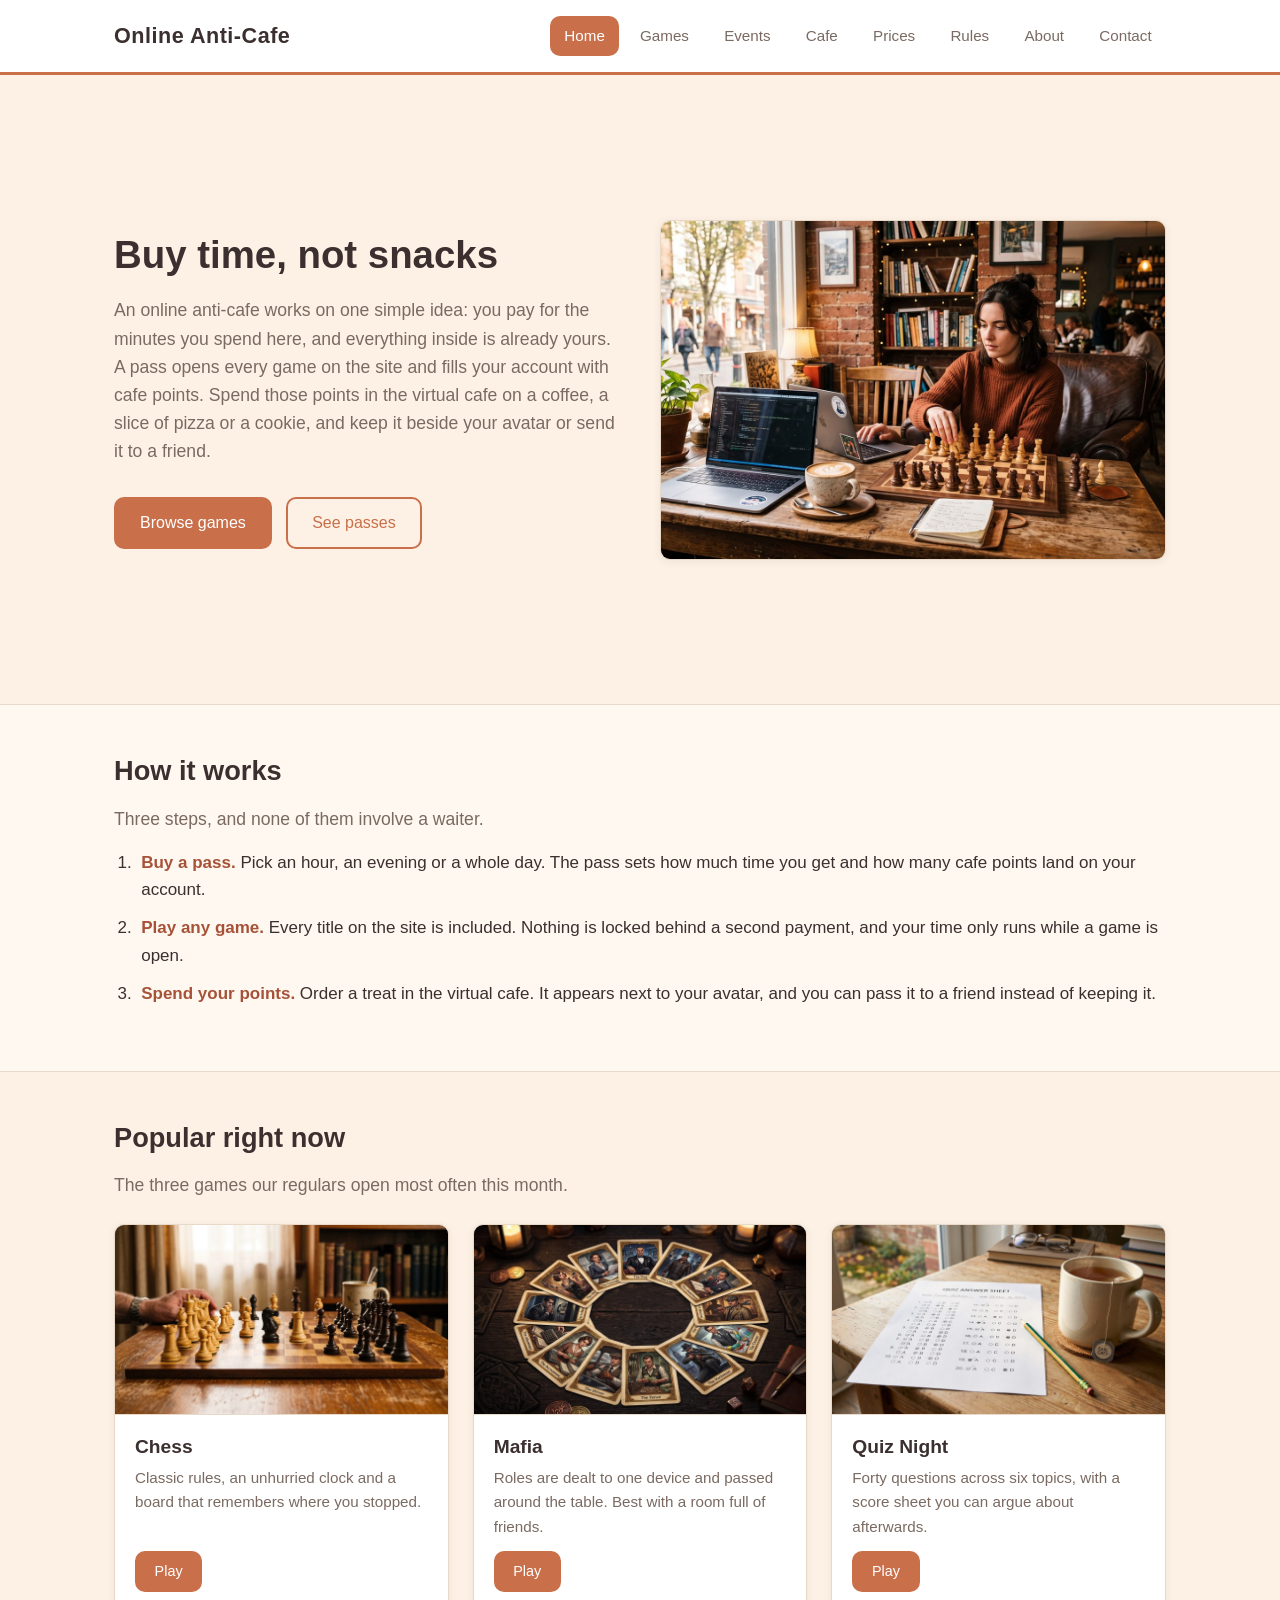
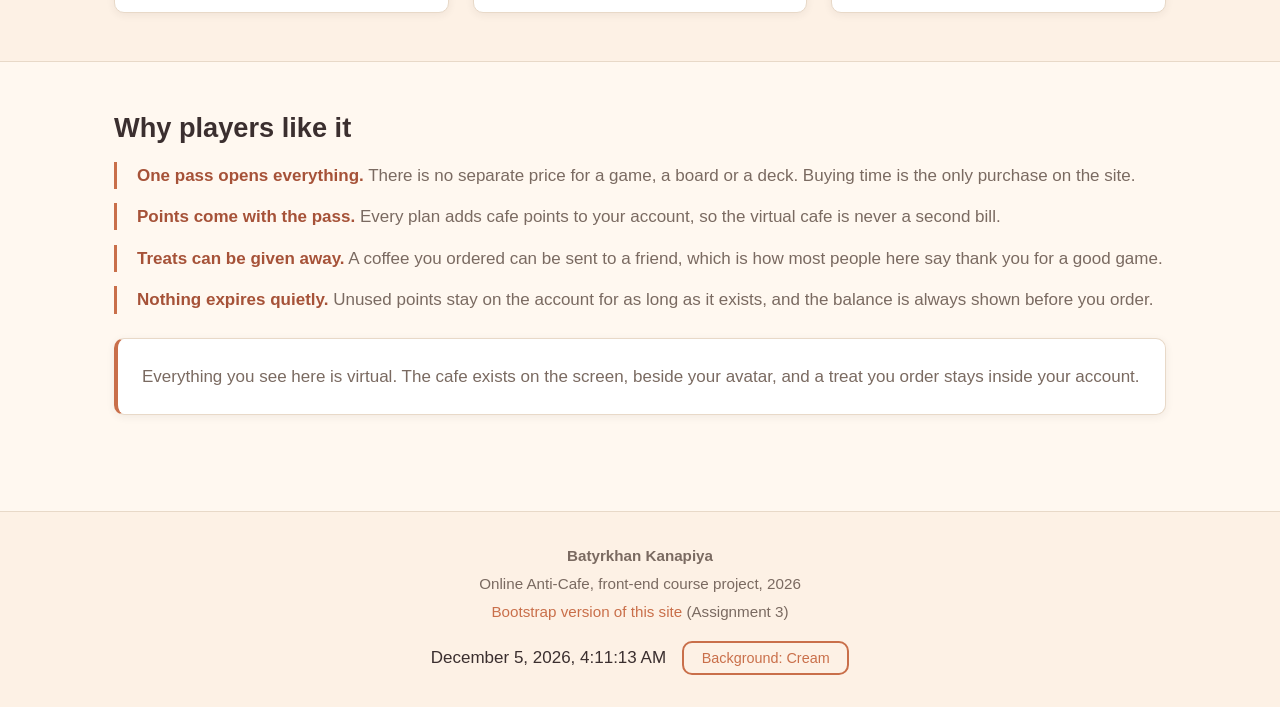
<file: index.html>
<!DOCTYPE html>
<html lang="en">

<head>
  <meta charset="utf-8">
  <meta name="viewport" content="width=device-width, initial-scale=1.0">
  <meta name="description" content="An online anti-cafe where you buy time instead of food: one pass opens every minigame and fills your account with cafe points for virtual treats.">
  <title>Home | Online Anti-Cafe</title>
  <link rel="stylesheet" href="css/style.css">
  <link rel="icon" type="image/png" href="images/favicon.png">
  <script src="js/background.js" defer></script>
  <script src="js/clock.js" defer></script>
</head>

<body>

  <!-- header: same across all pages -->
  <header id="main-header">
    <div class="container">
      <a class="site-name" href="index.html">Online Anti-Cafe</a>
      <nav>
        <ul class="nav-menu">
          <li><a class="active" href="index.html">Home</a></li>
          <li><a href="games.html">Games</a></li>
          <li><a href="events.html">Events</a></li>
          <li><a href="cafe.html">Cafe</a></li>
          <li><a href="prices.html">Prices</a></li>
          <li><a href="rules.html">Rules</a></li>
          <li><a href="about.html">About</a></li>
          <li><a href="contact.html">Contact</a></li>
        </ul>
      </nav>
    </div>
  </header>

  <section id="hero">
    <div class="container">
      <div class="hero-text">
        <h1>Buy time, not snacks</h1>
        <p>An online anti-cafe works on one simple idea: you pay for the minutes you spend here, and
          everything inside is already yours. A pass opens every game on the site and fills your account
          with cafe points. Spend those points in the virtual cafe on a coffee, a slice of pizza or a
          cookie, and keep it beside your avatar or send it to a friend.</p>
        <a class="btn" href="games.html">Browse games</a>
        <a class="btn btn-outline" href="prices.html">See passes</a>
      </div>
      <div class="hero-media">
        <img class="hero-img" src="images/hero.jpg" alt="A warm cafe corner with a laptop, a cup of coffee and a chess board on a wooden table">
      </div>
    </div>
  </section>

  <section class="section">
    <div class="container">
      <h2>How it works</h2>
      <p class="lead">Three steps, and none of them involve a waiter.</p>
      <ol class="step-list">
        <li><strong>Buy a pass.</strong> Pick an hour, an evening or a whole day. The pass sets how much
          time you get and how many cafe points land on your account.</li>
        <li><strong>Play any game.</strong> Every title on the site is included. Nothing is locked behind
          a second payment, and your time only runs while a game is open.</li>
        <li><strong>Spend your points.</strong> Order a treat in the virtual cafe. It appears next to your
          avatar, and you can pass it to a friend instead of keeping it.</li>
      </ol>
    </div>
  </section>

  <section class="section section-alt">
    <div class="container">
      <h2>Popular right now</h2>
      <p class="lead">The three games our regulars open most often this month.</p>

      <div class="card-grid">
        <article class="card" data-game="chess">
          <img src="images/game-chess.jpg" alt="A wooden chess board in the middle of a game, seen from the side">
          <div class="card-body">
            <h3>Chess</h3>
            <p>Classic rules, an unhurried clock and a board that remembers where you stopped.</p>
            <div class="card-actions">
              <a class="btn btn-small" href="#" data-action="play">Play</a>
            </div>
          </div>
        </article>

        <article class="card" data-game="mafia">
          <img src="images/game-mafia.jpg" alt="A circle of playing cards with role illustrations laid out on a dark table">
          <div class="card-body">
            <h3>Mafia</h3>
            <p>Roles are dealt to one device and passed around the table. Best with a room full of friends.</p>
            <div class="card-actions">
              <a class="btn btn-small" href="#" data-action="play">Play</a>
            </div>
          </div>
        </article>

        <article class="card" data-game="quiz-night">
          <img src="images/game-quiz-night.jpg" alt="A quiz answer sheet and a pencil next to a mug of tea">
          <div class="card-body">
            <h3>Quiz Night</h3>
            <p>Forty questions across six topics, with a score sheet you can argue about afterwards.</p>
            <div class="card-actions">
              <a class="btn btn-small" href="#" data-action="play">Play</a>
            </div>
          </div>
        </article>
      </div>
    </div>
  </section>

  <section class="section">
    <div class="container">
      <h2>Why players like it</h2>
      <ul class="feature-list">
        <li><strong>One pass opens everything.</strong> There is no separate price for a game, a board or
          a deck. Buying time is the only purchase on the site.</li>
        <li><strong>Points come with the pass.</strong> Every plan adds cafe points to your account, so
          the virtual cafe is never a second bill.</li>
        <li><strong>Treats can be given away.</strong> A coffee you ordered can be sent to a friend, which
          is how most people here say thank you for a good game.</li>
        <li><strong>Nothing expires quietly.</strong> Unused points stay on the account for as long as it
          exists, and the balance is always shown before you order.</li>
      </ul>
      <div class="info-panel">
        <p>Everything you see here is virtual. The cafe exists on the screen, beside your avatar, and a
          treat you order stays inside your account.</p>
      </div>
    </div>
  </section>

  <!-- footer same in all pages -->
  <footer class="site-footer">
    <div class="container">
      <p class="footer-name">Batyrkhan Kanapiya</p>
      <p>Online Anti-Cafe, front-end course project, 2026</p>
      <p><a href="bootstrap/index.html">Bootstrap version of this site</a> (Assignment 3)</p>
      <div class="footer-tools">
        <time class="footer-clock" id="current-datetime"></time>
        <button class="btn btn-small btn-outline" type="button" id="bg-toggle">Background: <span class="bg-name">Cream</span></button>
      </div>
    </div>
  </footer>

</body>

</html>
</file>
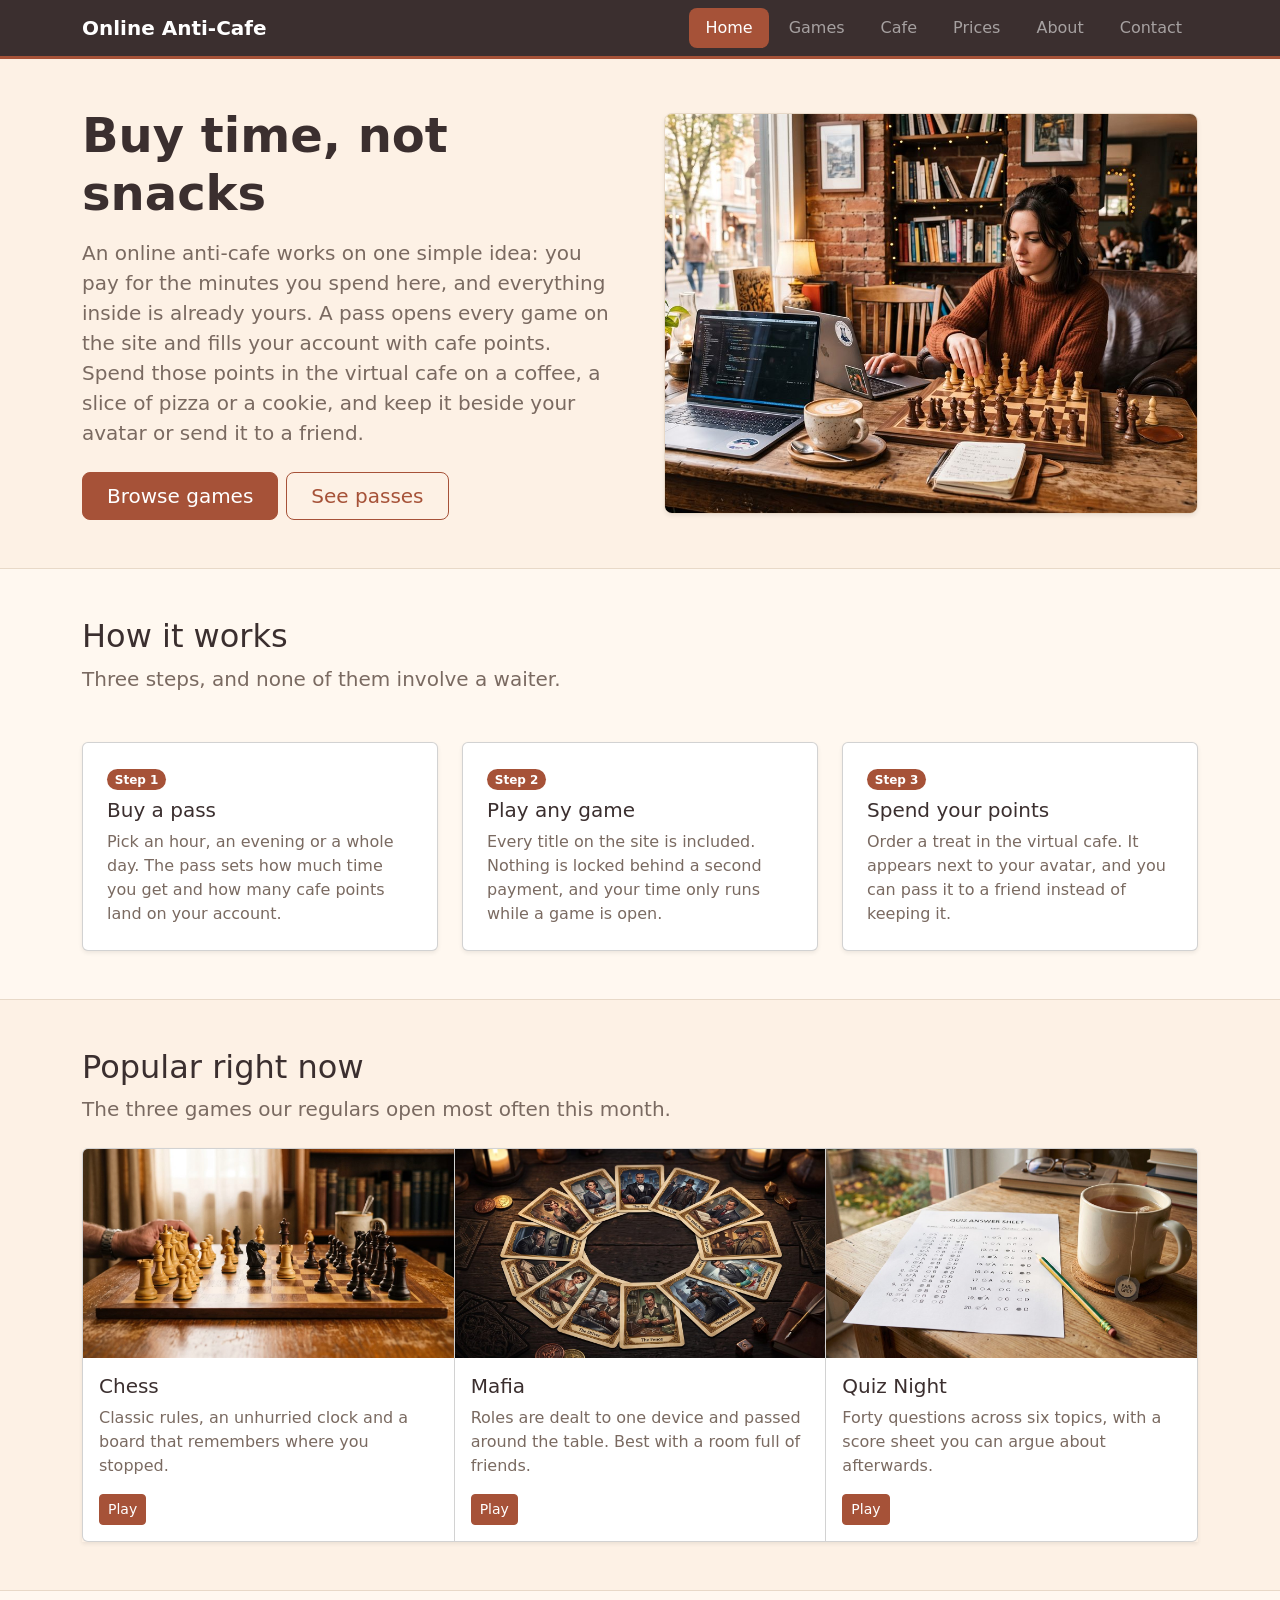
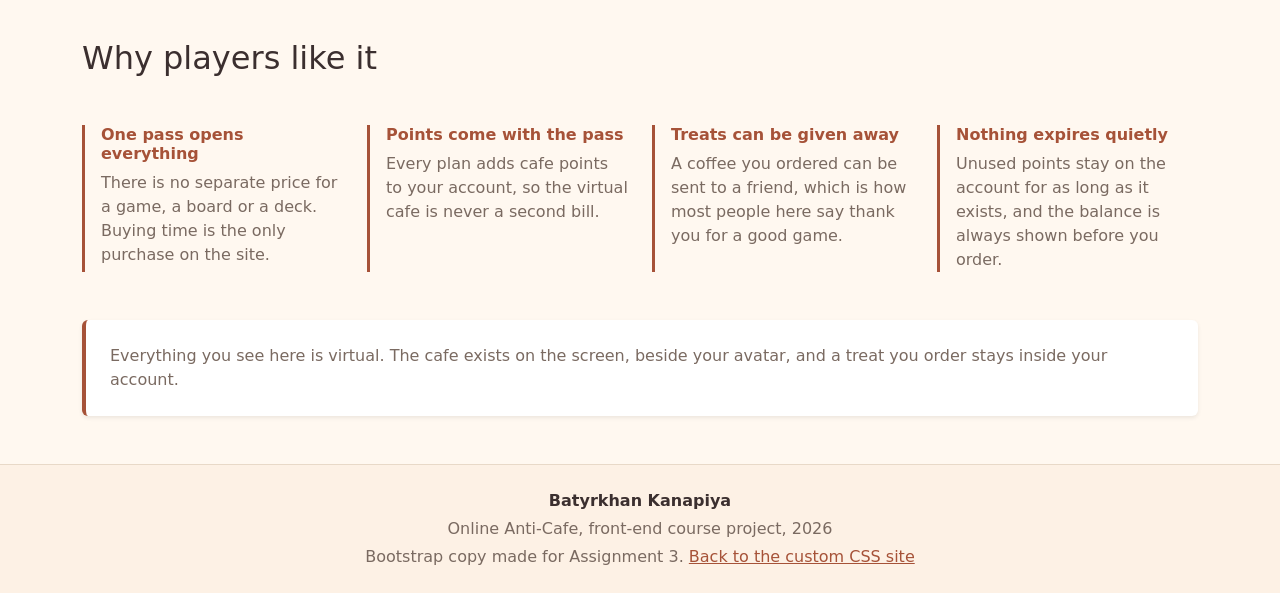
<file: bootstrap/index.html>
<!DOCTYPE html>
<html lang="en">

<head>
  <meta charset="utf-8">
  <meta name="viewport" content="width=device-width, initial-scale=1.0">
  <meta name="description" content="An online anti-cafe where you buy time instead of food: one pass opens every minigame and fills your account with cafe points for virtual treats.">
  <title>Home | Online Anti-Cafe</title>
  <link rel="stylesheet" href="https://cdn.jsdelivr.net/npm/bootstrap@5.3.3/dist/css/bootstrap.min.css" integrity="sha384-QWTKZyjpPEjISv5WaRU9OFeRpok6YctnYmDr5pNlyT2bRjXh0JMhjY6hW+ALEwIH" crossorigin="anonymous">
  <link rel="stylesheet" href="css/style.css">
  <link rel="icon" type="image/png" href="../images/favicon.png">
</head>

<body>

  <a class="visually-hidden-focusable" href="#main">Skip to main content</a>

  <!-- header -->
  <header>
    <nav class="navbar navbar-expand-lg bg-dark border-bottom border-3 border-primary" data-bs-theme="dark" aria-label="Main navigation">
      <div class="container">
        <a class="navbar-brand fw-bold" href="index.html">Online Anti-Cafe</a>
        <button class="navbar-toggler" type="button" data-bs-toggle="collapse" data-bs-target="#main-nav" aria-controls="main-nav" aria-expanded="false" aria-label="Toggle navigation">
          <span class="navbar-toggler-icon"></span>
        </button>
        <div class="collapse navbar-collapse" id="main-nav">
          <ul class="navbar-nav ms-auto gap-1 py-2 py-lg-0">
            <li class="nav-item"><a class="nav-link active text-bg-primary rounded-3 px-3" aria-current="page" href="index.html">Home</a></li>
            <li class="nav-item"><a class="nav-link rounded-3 px-3" href="games.html">Games</a></li>
            <li class="nav-item"><a class="nav-link rounded-3 px-3" href="cafe.html">Cafe</a></li>
            <li class="nav-item"><a class="nav-link rounded-3 px-3" href="prices.html">Prices</a></li>
            <li class="nav-item"><a class="nav-link rounded-3 px-3" href="about.html">About</a></li>
            <li class="nav-item"><a class="nav-link rounded-3 px-3" href="contact.html">Contact</a></li>
          </ul>
        </div>
      </div>
    </nav>
  </header>

  <main id="main">

    <!-- two-column section -->
    <section class="bg-body-tertiary border-bottom py-5">
      <div class="container">
        <div class="row align-items-center g-4 g-lg-5">
          <div class="col-12 col-lg-6 order-lg-first">
            <h1 class="display-5 fw-bold mb-3">Buy time, not snacks</h1>
            <p class="lead text-body-secondary">An online anti-cafe works on one simple idea: you pay for the
              minutes you spend here, and everything inside is already yours. A pass opens every game on the
              site and fills your account with cafe points. Spend those points in the virtual cafe on a
              coffee, a slice of pizza or a cookie, and keep it beside your avatar or send it to a friend.</p>
            <div class="d-grid d-sm-flex gap-2 mt-4">
              <a class="btn btn-primary btn-lg px-4" href="games.html">Browse games</a>
              <a class="btn btn-outline-primary btn-lg px-4" href="prices.html">See passes</a>
            </div>
          </div>
          <div class="col-12 col-lg-6">
            <div class="ratio ratio-4x3">
              <img class="object-fit-cover rounded-3 border shadow-sm" src="../images/hero.jpg" alt="A warm cafe corner with a laptop, a cup of coffee and a chess board on a wooden table">
            </div>
          </div>
        </div>
      </div>
    </section>

    <!-- three-column section -->
    <section class="py-5">
      <div class="container">
        <h2>How it works</h2>
        <p class="lead text-body-secondary">Three steps, and none of them involve a waiter.</p>
        <ol class="row g-3 g-lg-4 list-unstyled mt-3 mt-lg-4 mb-0">
          <li class="col-12 col-lg-4">
            <article class="card h-100 shadow-sm">
              <div class="card-body p-4">
                <span class="badge text-bg-primary rounded-pill mb-2">Step 1</span>
                <h3 class="card-title h5">Buy a pass</h3>
                <p class="card-text text-body-secondary">Pick an hour, an evening or a whole day. The pass sets
                  how much time you get and how many cafe points land on your account.</p>
              </div>
            </article>
          </li>
          <li class="col-12 col-lg-4">
            <article class="card h-100 shadow-sm">
              <div class="card-body p-4">
                <span class="badge text-bg-primary rounded-pill mb-2">Step 2</span>
                <h3 class="card-title h5">Play any game</h3>
                <p class="card-text text-body-secondary">Every title on the site is included. Nothing is
                  locked behind a second payment, and your time only runs while a game is open.</p>
              </div>
            </article>
          </li>
          <li class="col-12 col-lg-4">
            <article class="card h-100 shadow-sm">
              <div class="card-body p-4">
                <span class="badge text-bg-primary rounded-pill mb-2">Step 3</span>
                <h3 class="card-title h5">Spend your points</h3>
                <p class="card-text text-body-secondary">Order a treat in the virtual cafe. It appears next to
                  your avatar, and you can pass it to a friend instead of keeping it.</p>
              </div>
            </article>
          </li>
        </ol>
      </div>
    </section>

    <!-- card-group -->
    <section class="bg-body-tertiary border-top border-bottom py-5">
      <div class="container">
        <h2>Popular right now</h2>
        <p class="lead text-body-secondary">The three games our regulars open most often this month.</p>

        <div class="card-group shadow-sm mt-3 mt-lg-4">
          <article class="card overflow-hidden" data-game="chess">
            <div class="ratio ratio-16x9">
              <img class="card-img-top rounded-0 object-fit-cover" src="../images/game-chess.jpg" alt="A wooden chess board in the middle of a game, seen from the side">
            </div>
            <div class="card-body">
              <h3 class="card-title h5">Chess</h3>
              <p class="card-text text-body-secondary">Classic rules, an unhurried clock and a board that
                remembers where you stopped.</p>
            </div>
            <div class="card-footer bg-transparent border-top-0 pt-0 pb-3">
              <button class="btn btn-primary btn-sm" type="button" data-action="play">Play<span class="visually-hidden"> Chess</span></button>
            </div>
          </article>

          <article class="card overflow-hidden" data-game="mafia">
            <div class="ratio ratio-16x9">
              <img class="card-img-top rounded-0 object-fit-cover" src="../images/game-mafia.jpg" alt="A circle of playing cards with role illustrations laid out on a dark table">
            </div>
            <div class="card-body">
              <h3 class="card-title h5">Mafia</h3>
              <p class="card-text text-body-secondary">Roles are dealt to one device and passed around the
                table. Best with a room full of friends.</p>
            </div>
            <div class="card-footer bg-transparent border-top-0 pt-0 pb-3">
              <button class="btn btn-primary btn-sm" type="button" data-action="play">Play<span class="visually-hidden"> Mafia</span></button>
            </div>
          </article>

          <article class="card overflow-hidden" data-game="quiz-night">
            <div class="ratio ratio-16x9">
              <img class="card-img-top rounded-0 object-fit-cover" src="../images/game-quiz-night.jpg" alt="A quiz answer sheet and a pencil next to a mug of tea">
            </div>
            <div class="card-body">
              <h3 class="card-title h5">Quiz Night</h3>
              <p class="card-text text-body-secondary">Forty questions across six topics, with a score sheet
                you can argue about afterwards.</p>
            </div>
            <div class="card-footer bg-transparent border-top-0 pt-0 pb-3">
              <button class="btn btn-primary btn-sm" type="button" data-action="play">Play<span class="visually-hidden"> Quiz Night</span></button>
            </div>
          </article>
        </div>
      </div>
    </section>

    <section class="py-5">
      <div class="container">
        <h2>Why players like it</h2>
        <ul class="row g-3 g-lg-4 list-unstyled mt-2 mt-lg-4 mb-0">
          <li class="col-12 col-sm-6 col-lg-3">
            <div class="h-100 border-start border-3 border-primary ps-3">
              <h3 class="h6 fw-bold text-primary">One pass opens everything</h3>
              <p class="text-body-secondary mb-0">There is no separate price for a game, a board or a deck.
                Buying time is the only purchase on the site.</p>
            </div>
          </li>
          <li class="col-12 col-sm-6 col-lg-3">
            <div class="h-100 border-start border-3 border-primary ps-3">
              <h3 class="h6 fw-bold text-primary">Points come with the pass</h3>
              <p class="text-body-secondary mb-0">Every plan adds cafe points to your account, so the virtual
                cafe is never a second bill.</p>
            </div>
          </li>
          <li class="col-12 col-sm-6 col-lg-3">
            <div class="h-100 border-start border-3 border-primary ps-3">
              <h3 class="h6 fw-bold text-primary">Treats can be given away</h3>
              <p class="text-body-secondary mb-0">A coffee you ordered can be sent to a friend, which is how
                most people here say thank you for a good game.</p>
            </div>
          </li>
          <li class="col-12 col-sm-6 col-lg-3">
            <div class="h-100 border-start border-3 border-primary ps-3">
              <h3 class="h6 fw-bold text-primary">Nothing expires quietly</h3>
              <p class="text-body-secondary mb-0">Unused points stay on the account for as long as it exists,
                and the balance is always shown before you order.</p>
            </div>
          </li>
        </ul>
        <div class="card border-0 border-start border-4 border-primary shadow-sm mt-4 mt-lg-5">
          <div class="card-body p-3 p-md-4">
            <p class="card-text text-body-secondary">Everything you see here is virtual. The cafe exists on
              the screen, beside your avatar, and a treat you order stays inside your account.</p>
          </div>
        </div>
      </div>
    </section>

  </main>

  <!-- footer -->
  <footer class="bg-body-tertiary border-top text-center py-4">
    <div class="container">
      <p class="fw-bold mb-1">Batyrkhan Kanapiya</p>
      <p class="text-body-secondary mb-1">Online Anti-Cafe, front-end course project, 2026</p>
      <p class="text-body-secondary mb-0">Bootstrap copy made for Assignment 3.
        <a href="../index.html">Back to the custom CSS site</a></p>
    </div>
  </footer>

  <script src="https://cdn.jsdelivr.net/npm/bootstrap@5.3.3/dist/js/bootstrap.bundle.min.js" integrity="sha384-YvpcrYf0tY3lHB60NNkmXc5s9fDVZLESaAA55NDzOxhy9GkcIdslK1eN7N6jIeHz" crossorigin="anonymous"></script>

</body>

</html>
</file>
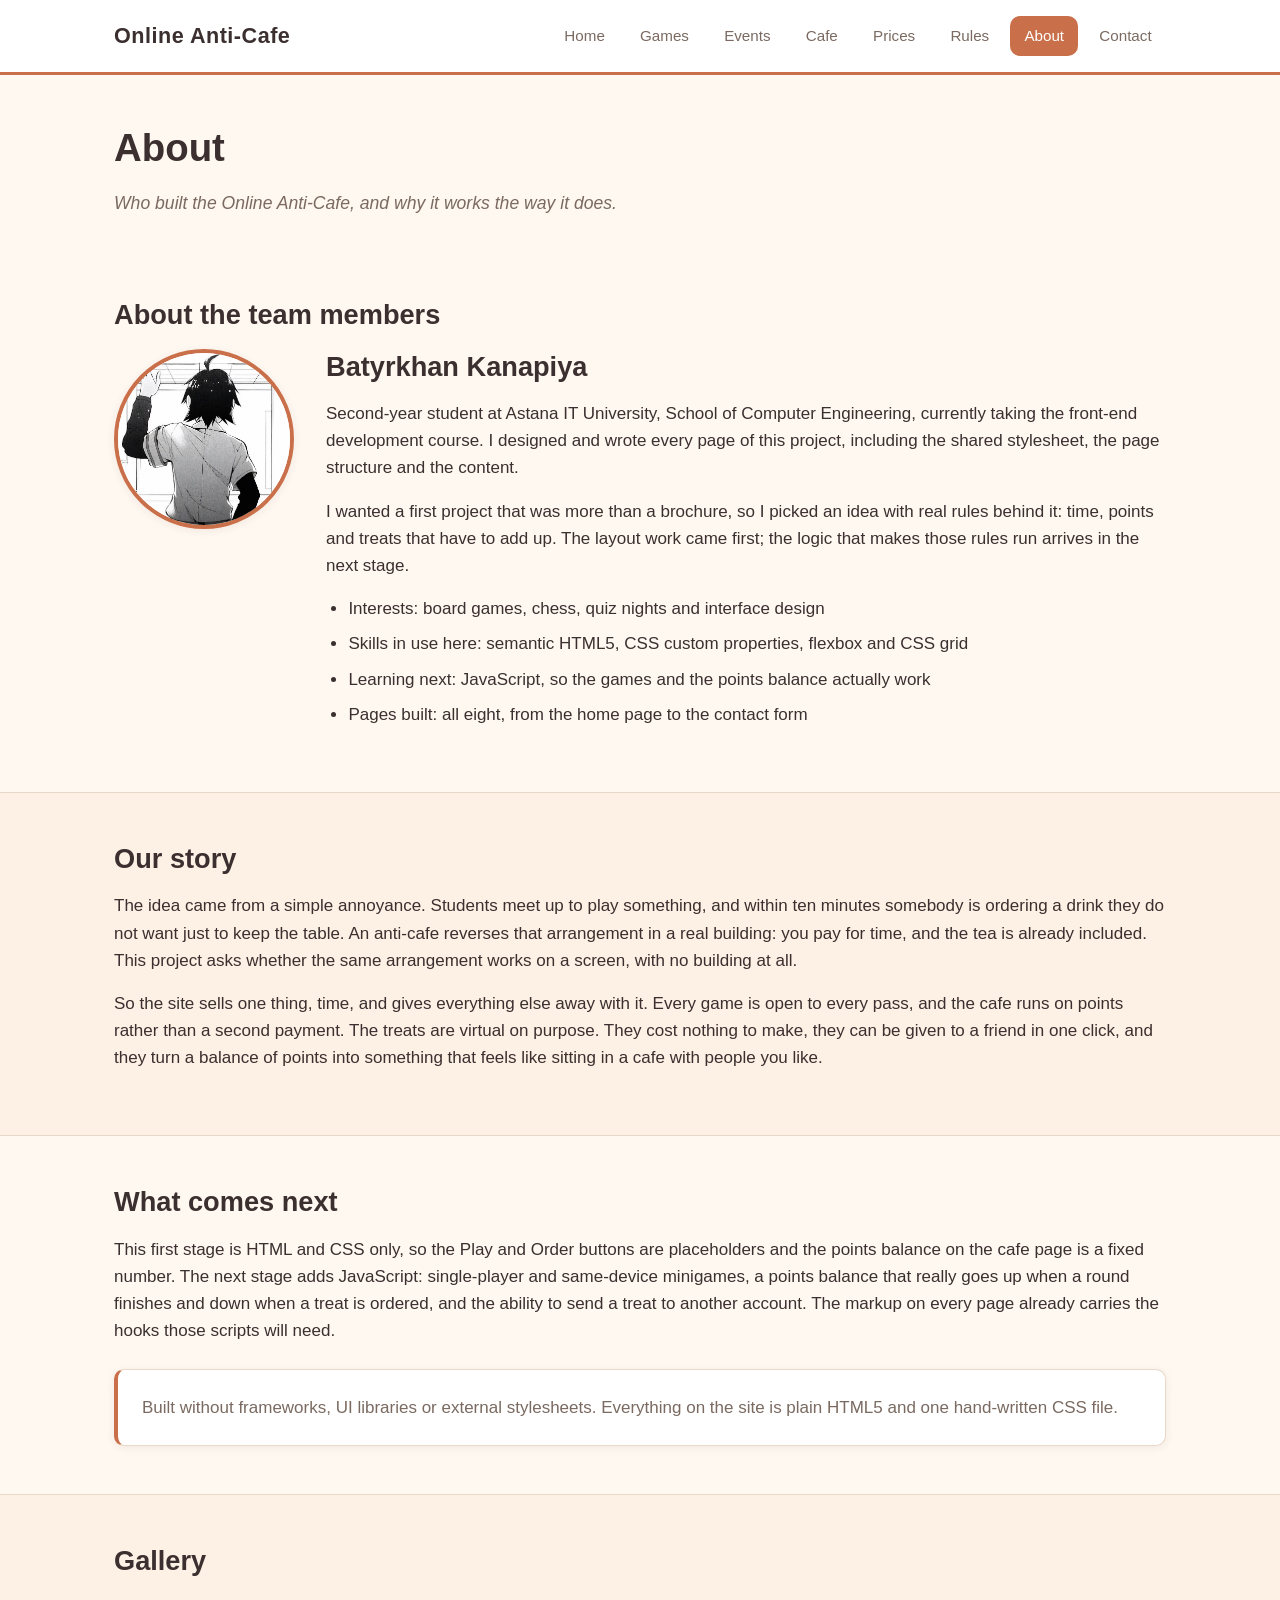
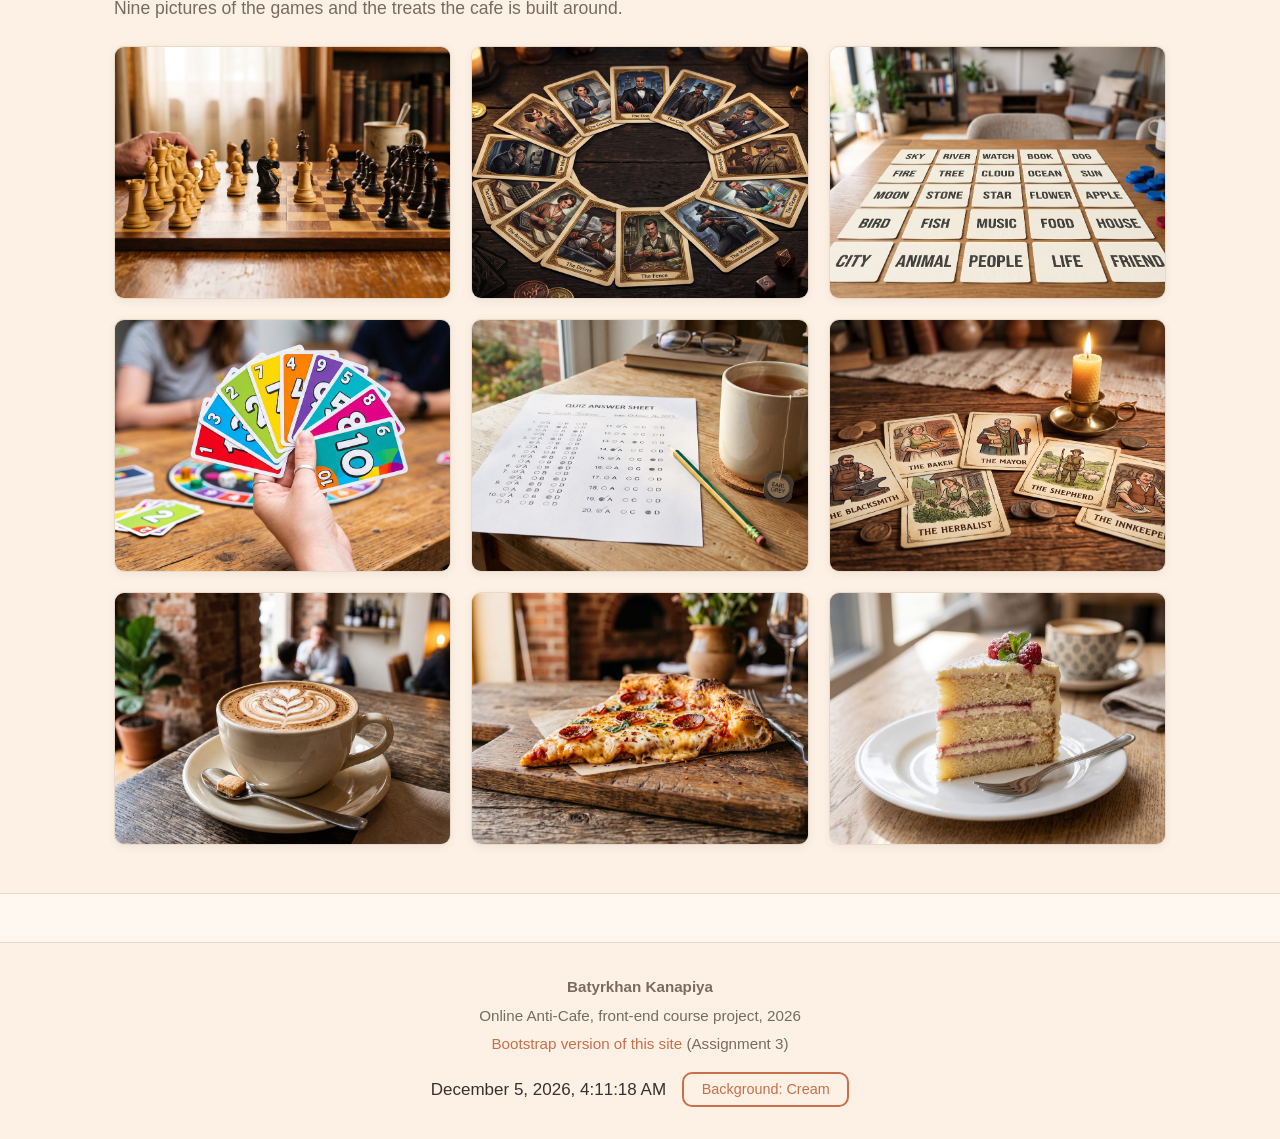
<file: about.html>
<!DOCTYPE html>
<html lang="en">

<head>
  <meta charset="utf-8">
  <meta name="viewport" content="width=device-width, initial-scale=1.0">
  <meta name="description" content="About the Online Anti-Cafe project and its author, Batyrkhan Kanapiya, software engineering student at Astana IT University.">
  <title>About | Online Anti-Cafe</title>
  <link rel="stylesheet" href="css/style.css">
  <link rel="icon" type="image/png" href="images/favicon.png">
  <script src="js/background.js" defer></script>
  <script src="js/clock.js" defer></script>
</head>

<body>

  <!-- header: keep identical on all pages -->
  <header id="main-header">
    <div class="container">
      <a class="site-name" href="index.html">Online Anti-Cafe</a>
      <nav>
        <ul class="nav-menu">
          <li><a href="index.html">Home</a></li>
          <li><a href="games.html">Games</a></li>
          <li><a href="events.html">Events</a></li>
          <li><a href="cafe.html">Cafe</a></li>
          <li><a href="prices.html">Prices</a></li>
          <li><a href="rules.html">Rules</a></li>
          <li><a class="active" href="about.html">About</a></li>
          <li><a href="contact.html">Contact</a></li>
        </ul>
      </nav>
    </div>
  </header>

  <section class="page-intro">
    <div class="container">
      <h1>About</h1>
      <p class="lead"><i>Who built the Online Anti-Cafe, and why it works the way it does.</i></p>
    </div>
  </section>

  <section class="section">
    <div class="container">
      <h2>About the team members</h2>

      <div class="profile-block">
        <img class="profile-img" src="images/profile.jpg" alt="Portrait of Batyrkhan Kanapiya, the author of the project">
        <div class="profile-text">
          <h2>Batyrkhan Kanapiya</h2>
          <p>Second-year student at Astana IT University, School of Computer Engineering, currently taking
            the front-end development course. I designed and wrote every page of this project, including
            the shared stylesheet, the page structure and the content.</p>
          <p>I wanted a first project that was more than a brochure, so I picked an idea with real rules
            behind it: time, points and treats that have to add up. The layout work came first; the logic
            that makes those rules run arrives in the next stage.</p>
          <ul>
            <li>Interests: board games, chess, quiz nights and interface design</li>
            <li>Skills in use here: semantic HTML5, CSS custom properties, flexbox and CSS grid</li>
            <li>Learning next: JavaScript, so the games and the points balance actually work</li>
            <li>Pages built: all eight, from the home page to the contact form</li>
          </ul>
        </div>
      </div>
    </div>
  </section>

  <section class="section section-alt">
    <div class="container">
      <h2>Our story</h2>
      <p>The idea came from a simple annoyance. Students meet up to play something, and within ten minutes
        somebody is ordering a drink they do not want just to keep the table. An anti-cafe reverses that
        arrangement in a real building: you pay for time, and the tea is already included. This project
        asks whether the same arrangement works on a screen, with no building at all.</p>
      <p>So the site sells one thing, time, and gives everything else away with it. Every game is open to
        every pass, and the cafe runs on points rather than a second payment. The treats are virtual on
        purpose. They cost nothing to make, they can be given to a friend in one click, and they turn a
        balance of points into something that feels like sitting in a cafe with people you like.</p>
    </div>
  </section>

  <section class="section">
    <div class="container">
      <h2>What comes next</h2>
      <p>This first stage is HTML and CSS only, so the Play and Order buttons are placeholders and the
        points balance on the cafe page is a fixed number. The next stage adds JavaScript: single-player
        and same-device minigames, a points balance that really goes up when a round finishes and down
        when a treat is ordered, and the ability to send a treat to another account. The markup on every
        page already carries the hooks those scripts will need.</p>
      <div class="info-panel">
        <p>Built without frameworks, UI libraries or external stylesheets. Everything on the site is plain
          HTML5 and one hand-written CSS file.</p>
      </div>
    </div>
  </section>

  <section class="section section-alt">
    <div class="container">
      <h2>Gallery</h2>
      <p class="lead">Nine pictures of the games and the treats the cafe is built around.</p>

      <!-- gallery: a 3 x 3 grid. Each figure holds a picture and a caption
           that is laid over the bottom of it on hover. -->
      <div class="gallery">
        <figure class="gallery-item">
          <img src="images/game-chess.jpg" alt="A wooden chess board in the middle of a game, seen from the side">
          <figcaption>Chess, the quiet table</figcaption>
        </figure>

        <figure class="gallery-item">
          <img src="images/game-mafia.jpg" alt="A circle of playing cards with role illustrations laid out on a dark table">
          <figcaption>Mafia, roles dealt in turn</figcaption>
        </figure>

        <figure class="gallery-item">
          <img src="images/game-codenames.jpg" alt="A grid of word cards on a table with two coloured team markers beside it">
          <figcaption>Codenames, two teams racing</figcaption>
        </figure>

        <figure class="gallery-item">
          <img src="images/game-uno.jpg" alt="A fan of brightly coloured number cards held above a table">
          <figcaption>Uno, ten minutes flat</figcaption>
        </figure>

        <figure class="gallery-item">
          <img src="images/game-quiz-night.jpg" alt="A quiz answer sheet and a pencil next to a mug of tea">
          <figcaption>Quiz night, forty questions</figcaption>
        </figure>

        <figure class="gallery-item">
          <img src="images/game-werewolf.jpg" alt="Illustrated village role cards spread out beside a candle">
          <figcaption>Werewolf, by candlelight</figcaption>
        </figure>

        <figure class="gallery-item">
          <img src="images/treat-coffee.jpg" alt="A cup of coffee with a pattern in the foam on a saucer">
          <figcaption>Coffee, 20 points</figcaption>
        </figure>

        <figure class="gallery-item">
          <img src="images/treat-pizza.jpg" alt="A single slice of pizza with melted cheese on a wooden board">
          <figcaption>Pizza slice, 50 points</figcaption>
        </figure>

        <figure class="gallery-item">
          <img src="images/treat-cake.jpg" alt="A slice of layered sponge cake on a white plate with a fork">
          <figcaption>Cake, saved for birthdays</figcaption>
        </figure>
      </div>
    </div>
  </section>

  <!-- footer: keep identical on all pages -->
  <footer class="site-footer">
    <div class="container">
      <p class="footer-name">Batyrkhan Kanapiya</p>
      <p>Online Anti-Cafe, front-end course project, 2026</p>
      <p><a href="bootstrap/index.html">Bootstrap version of this site</a> (Assignment 3)</p>
      <div class="footer-tools">
        <time class="footer-clock" id="current-datetime"></time>
        <button class="btn btn-small btn-outline" type="button" id="bg-toggle">Background: <span class="bg-name">Cream</span></button>
      </div>
    </div>
  </footer>

</body>

</html>
</file>
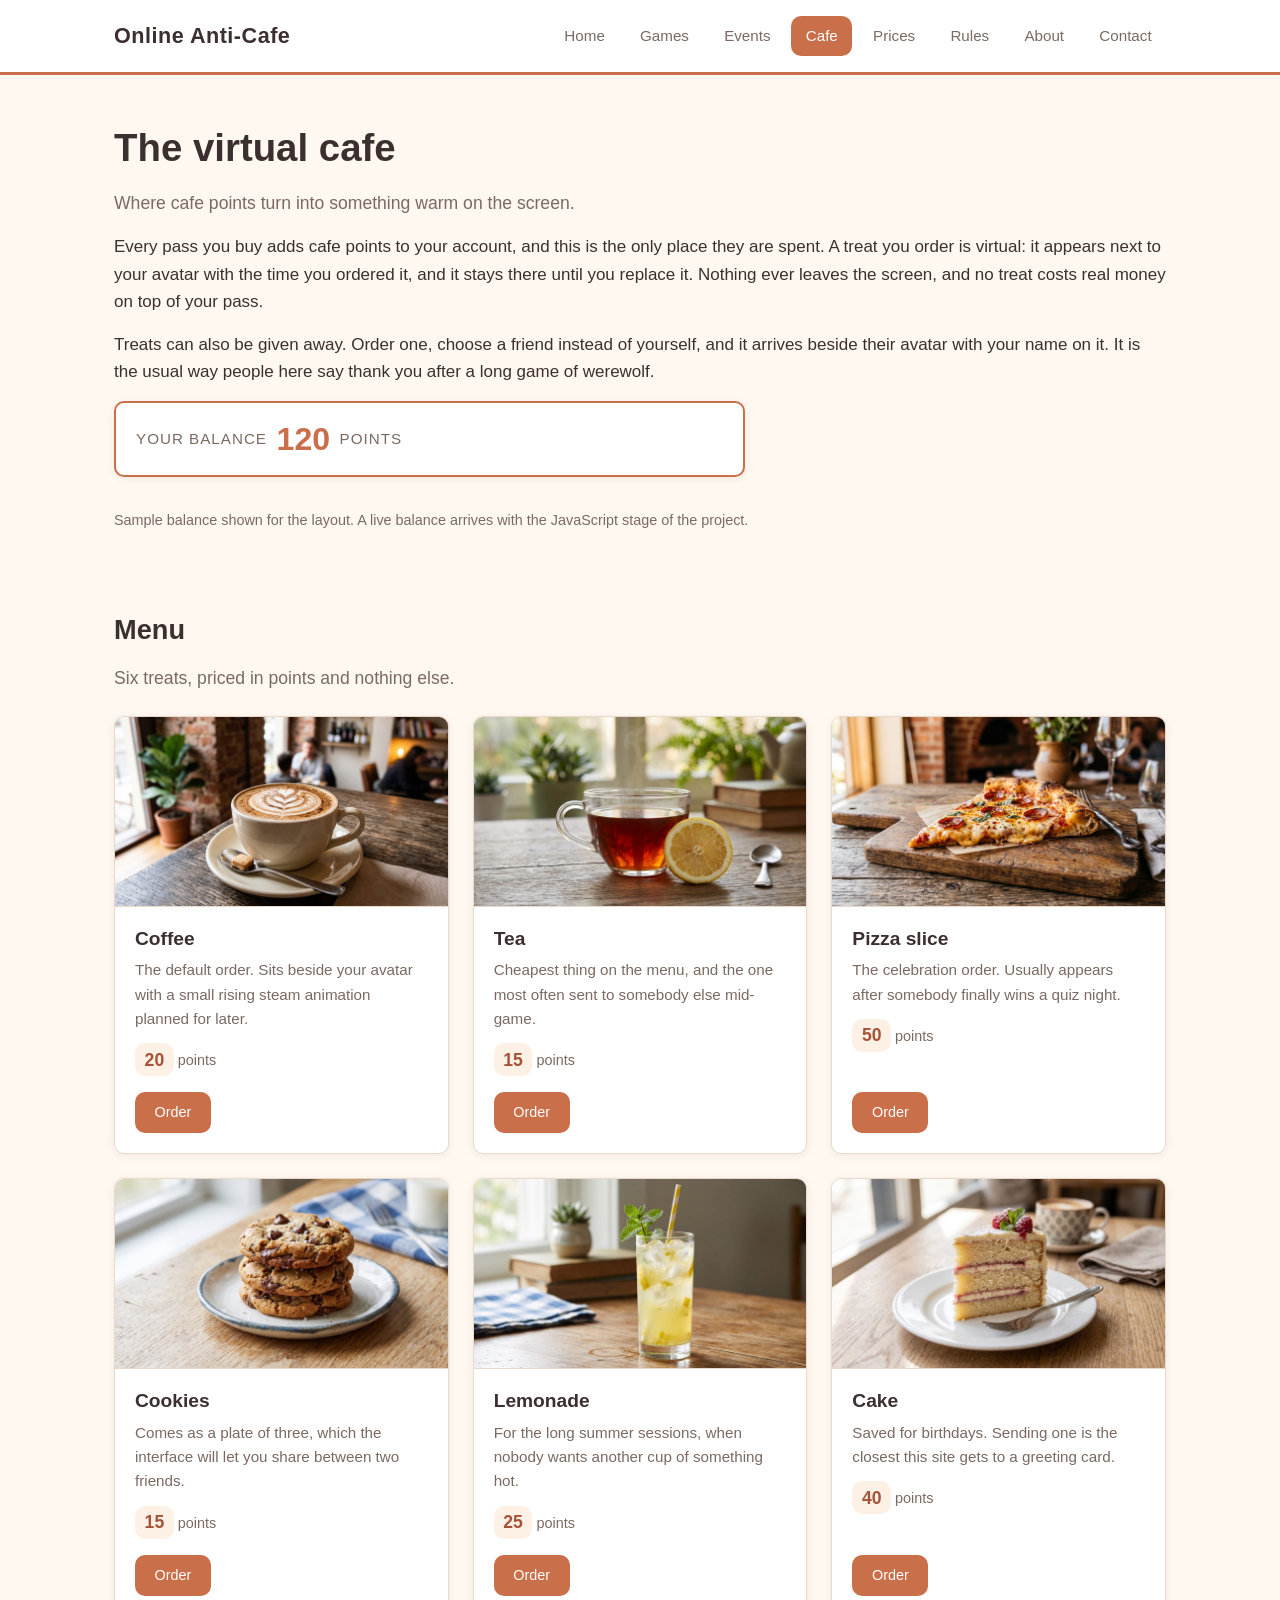
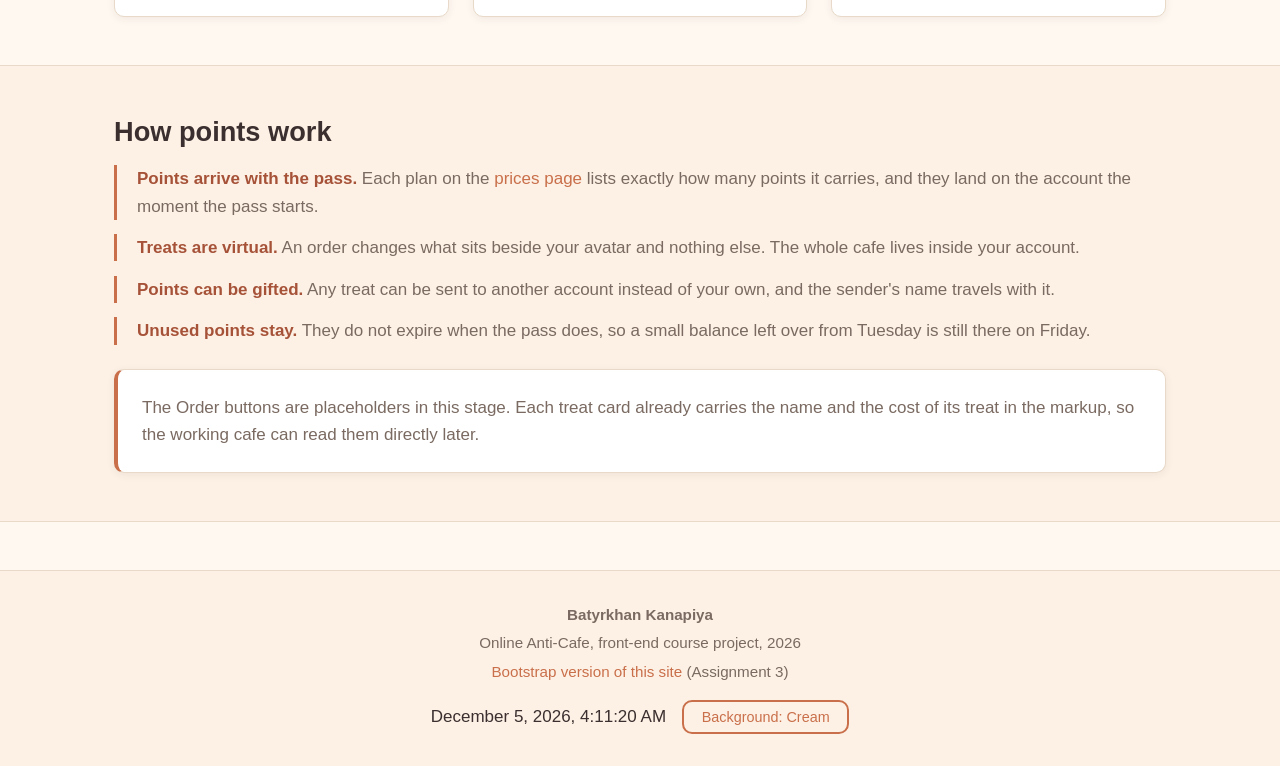
<file: cafe.html>
<!DOCTYPE html>
<html lang="en">

<head>
  <meta charset="utf-8">
  <meta name="viewport" content="width=device-width, initial-scale=1.0">
  <meta name="description" content="Spend the cafe points that come with your pass on virtual treats: coffee, tea, pizza, cookies, lemonade and cake, keep them or send them to a friend.">
  <title>Cafe | Online Anti-Cafe</title>
  <link rel="stylesheet" href="css/style.css">
  <link rel="icon" type="image/png" href="images/favicon.png">
  <script src="js/background.js" defer></script>
  <script src="js/clock.js" defer></script>
</head>

<body>

  <!-- header: keep identical on all pages -->
  <header id="main-header">
    <div class="container">
      <a class="site-name" href="index.html">Online Anti-Cafe</a>
      <nav>
        <ul class="nav-menu">
          <li><a href="index.html">Home</a></li>
          <li><a href="games.html">Games</a></li>
          <li><a href="events.html">Events</a></li>
          <li><a class="active" href="cafe.html">Cafe</a></li>
          <li><a href="prices.html">Prices</a></li>
          <li><a href="rules.html">Rules</a></li>
          <li><a href="about.html">About</a></li>
          <li><a href="contact.html">Contact</a></li>
        </ul>
      </nav>
    </div>
  </header>

  <section class="page-intro">
    <div class="container">
      <h1>The virtual cafe</h1>
      <p class="lead">Where cafe points turn into something warm on the screen.</p>
      <p>Every pass you buy adds cafe points to your account, and this is the only place they are spent.
        A treat you order is virtual: it appears next to your avatar with the time you ordered it, and it
        stays there until you replace it. Nothing ever leaves the screen, and no treat costs real money on
        top of your pass.</p>
      <p>Treats can also be given away. Order one, choose a friend instead of yourself, and it arrives
        beside their avatar with your name on it. It is the usual way people here say thank you after a
        long game of werewolf.</p>

      <div class="points-bar">
        <span class="points-label">Your balance</span>
        <span class="points-value">120</span>
        <span class="points-label">points</span>
      </div>
      <p class="note">Sample balance shown for the layout. A live balance arrives with the JavaScript
        stage of the project.</p>
    </div>
  </section>

  <section class="section">
    <div class="container">
      <h2>Menu</h2>
      <p class="lead">Six treats, priced in points and nothing else.</p>

      <div class="card-grid">
        <article class="card treat-card" data-treat="coffee" data-cost="20">
          <img src="images/treat-coffee.jpg" alt="A cup of coffee with a pattern in the foam on a saucer">
          <div class="card-body">
            <h3>Coffee</h3>
            <p>The default order. Sits beside your avatar with a small rising steam animation planned for
              later.</p>
            <span class="treat-cost"><span class="price-tag" data-cost="20">20</span> points</span>
            <div class="card-actions">
              <a class="btn btn-small" href="#" data-action="order">Order</a>
            </div>
          </div>
        </article>

        <article class="card treat-card" data-treat="tea" data-cost="15">
          <img src="images/treat-tea.jpg" alt="A glass cup of black tea with a slice of lemon beside it">
          <div class="card-body">
            <h3>Tea</h3>
            <p>Cheapest thing on the menu, and the one most often sent to somebody else mid-game.</p>
            <span class="treat-cost"><span class="price-tag" data-cost="15">15</span> points</span>
            <div class="card-actions">
              <a class="btn btn-small" href="#" data-action="order">Order</a>
            </div>
          </div>
        </article>

        <article class="card treat-card" data-treat="pizza" data-cost="50">
          <img src="images/treat-pizza.jpg" alt="A single slice of pizza with melted cheese on a wooden board">
          <div class="card-body">
            <h3>Pizza slice</h3>
            <p>The celebration order. Usually appears after somebody finally wins a quiz night.</p>
            <span class="treat-cost"><span class="price-tag" data-cost="50">50</span> points</span>
            <div class="card-actions">
              <a class="btn btn-small" href="#" data-action="order">Order</a>
            </div>
          </div>
        </article>

        <article class="card treat-card" data-treat="cookies" data-cost="15">
          <img src="images/treat-cookies.jpg" alt="Three chocolate chip cookies stacked on a small plate">
          <div class="card-body">
            <h3>Cookies</h3>
            <p>Comes as a plate of three, which the interface will let you share between two friends.</p>
            <span class="treat-cost"><span class="price-tag" data-cost="15">15</span> points</span>
            <div class="card-actions">
              <a class="btn btn-small" href="#" data-action="order">Order</a>
            </div>
          </div>
        </article>

        <article class="card treat-card" data-treat="lemonade" data-cost="25">
          <img src="images/treat-lemonade.jpg" alt="A tall glass of lemonade with ice and a sprig of mint">
          <div class="card-body">
            <h3>Lemonade</h3>
            <p>For the long summer sessions, when nobody wants another cup of something hot.</p>
            <span class="treat-cost"><span class="price-tag" data-cost="25">25</span> points</span>
            <div class="card-actions">
              <a class="btn btn-small" href="#" data-action="order">Order</a>
            </div>
          </div>
        </article>

        <article class="card treat-card" data-treat="cake" data-cost="40">
          <img src="images/treat-cake.jpg" alt="A slice of layered sponge cake on a white plate with a fork">
          <div class="card-body">
            <h3>Cake</h3>
            <p>Saved for birthdays. Sending one is the closest this site gets to a greeting card.</p>
            <span class="treat-cost"><span class="price-tag" data-cost="40">40</span> points</span>
            <div class="card-actions">
              <a class="btn btn-small" href="#" data-action="order">Order</a>
            </div>
          </div>
        </article>
      </div>
    </div>
  </section>

  <section class="section section-alt">
    <div class="container">
      <h2>How points work</h2>
      <ul class="feature-list">
        <li><strong>Points arrive with the pass.</strong> Each plan on the <a href="prices.html">prices
          page</a> lists exactly how many points it carries, and they land on the account the moment the
          pass starts.</li>
        <li><strong>Treats are virtual.</strong> An order changes what sits beside your avatar and
          nothing else. The whole cafe lives inside your account.</li>
        <li><strong>Points can be gifted.</strong> Any treat can be sent to another account instead of
          your own, and the sender's name travels with it.</li>
        <li><strong>Unused points stay.</strong> They do not expire when the pass does, so a small balance
          left over from Tuesday is still there on Friday.</li>
      </ul>
      <div class="info-panel">
        <p>The Order buttons are placeholders in this stage. Each treat card already carries the name and
          the cost of its treat in the markup, so the working cafe can read them directly later.</p>
      </div>
    </div>
  </section>

  <!-- footer: keep identical on all pages -->
  <footer class="site-footer">
    <div class="container">
      <p class="footer-name">Batyrkhan Kanapiya</p>
      <p>Online Anti-Cafe, front-end course project, 2026</p>
      <p><a href="bootstrap/index.html">Bootstrap version of this site</a> (Assignment 3)</p>
      <div class="footer-tools">
        <time class="footer-clock" id="current-datetime"></time>
        <button class="btn btn-small btn-outline" type="button" id="bg-toggle">Background: <span class="bg-name">Cream</span></button>
      </div>
    </div>
  </footer>

</body>

</html>
</file>
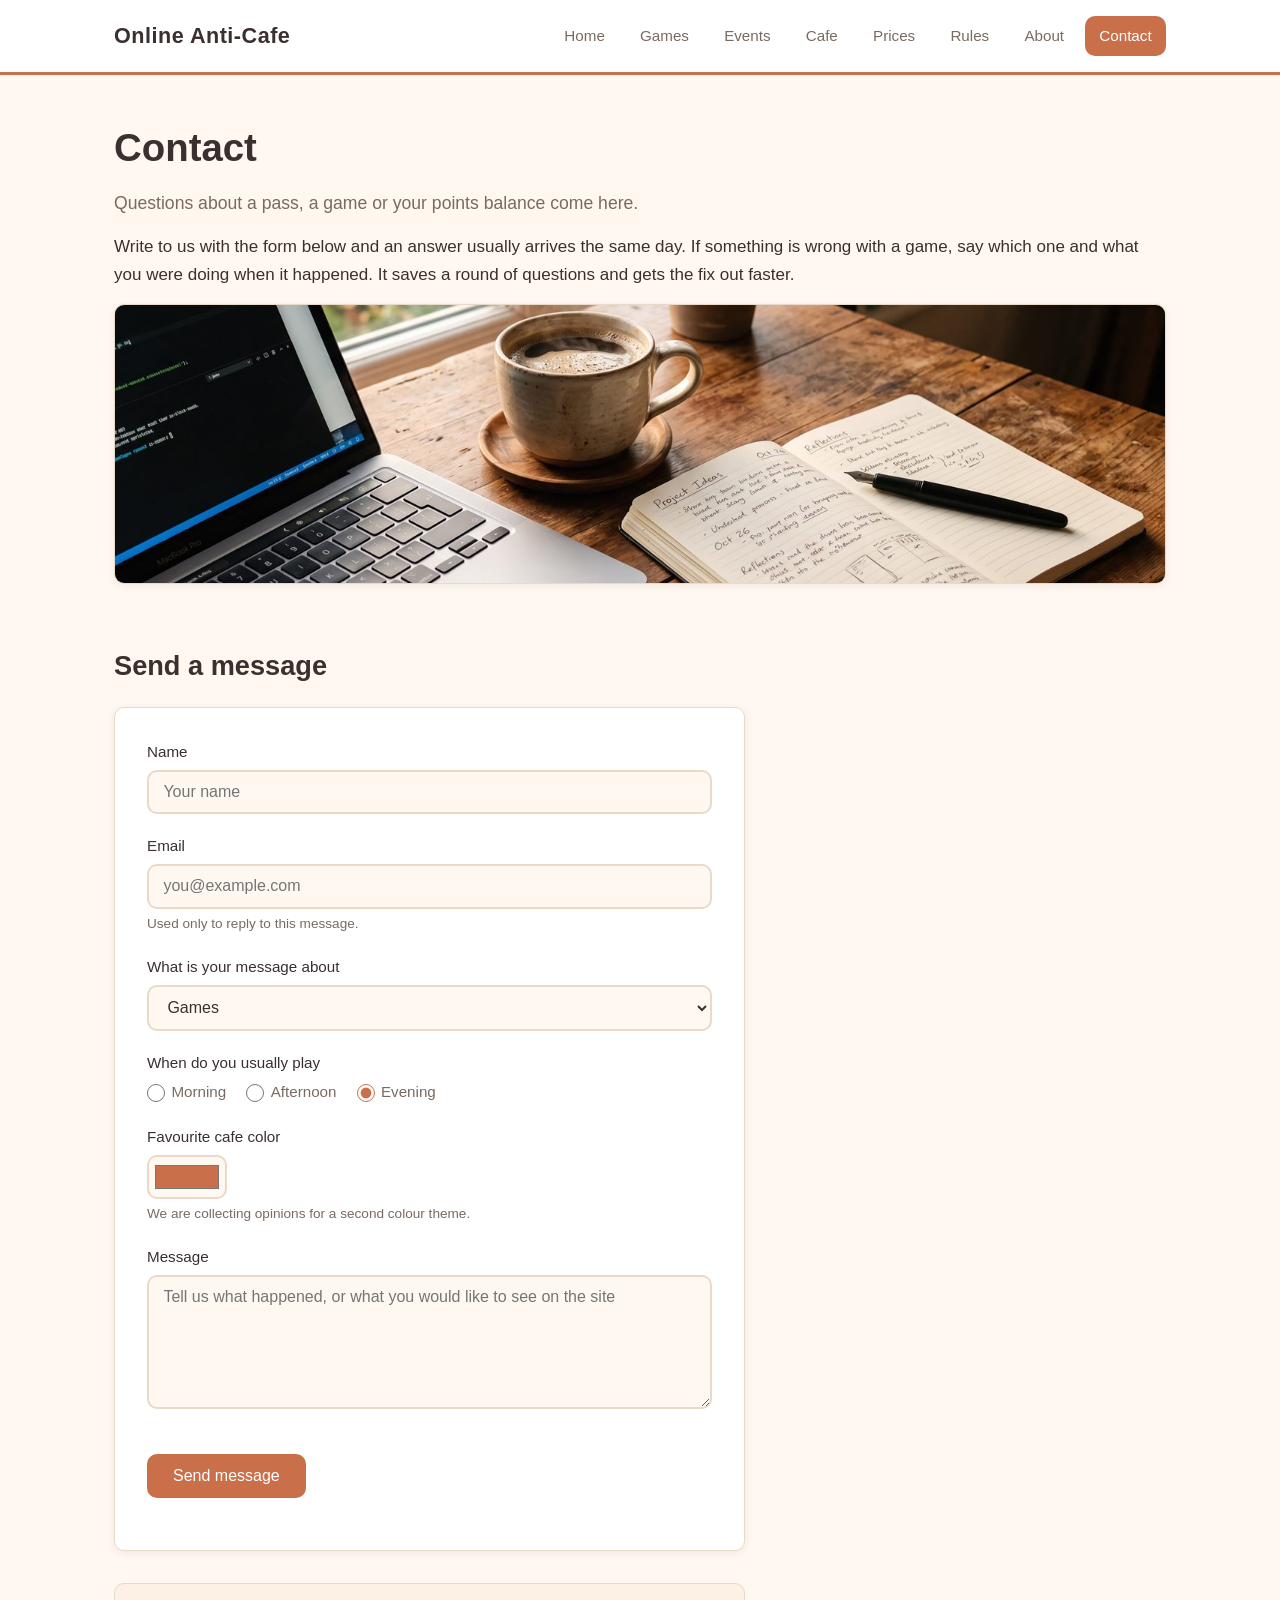
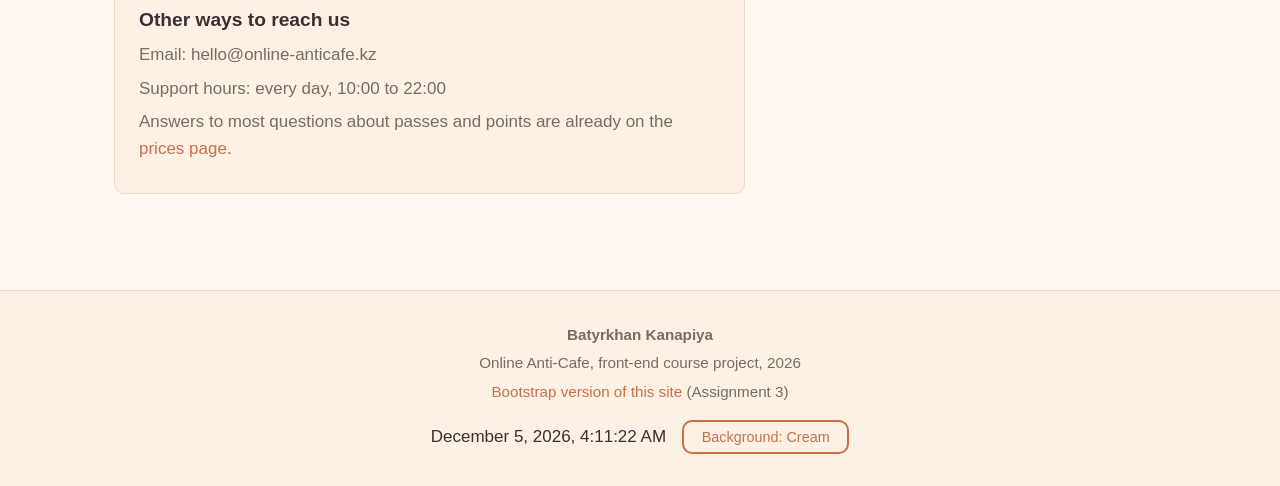
<file: contact.html>
<!DOCTYPE html>
<html lang="en">

<head>
  <meta charset="utf-8">
  <meta name="viewport" content="width=device-width, initial-scale=1.0">
  <meta name="description" content="Contact the Online Anti-Cafe about games, cafe points or passes using the message form.">
  <title>Contact | Online Anti-Cafe</title>
  <link rel="stylesheet" href="css/style.css">
  <link rel="icon" type="image/png" href="images/favicon.png">
  <script src="js/background.js" defer></script>
  <script src="js/clock.js" defer></script>
</head>

<body>

  <!-- header: keep identical on all pages -->
  <header id="main-header">
    <div class="container">
      <a class="site-name" href="index.html">Online Anti-Cafe</a>
      <nav>
        <ul class="nav-menu">
          <li><a href="index.html">Home</a></li>
          <li><a href="games.html">Games</a></li>
          <li><a href="events.html">Events</a></li>
          <li><a href="cafe.html">Cafe</a></li>
          <li><a href="prices.html">Prices</a></li>
          <li><a href="rules.html">Rules</a></li>
          <li><a href="about.html">About</a></li>
          <li><a class="active" href="contact.html">Contact</a></li>
        </ul>
      </nav>
    </div>
  </header>

  <section class="page-intro">
    <div class="container">
      <h1>Contact</h1>
      <p class="lead">Questions about a pass, a game or your points balance come here.</p>
      <p>Write to us with the form below and an answer usually arrives the same day. If something is
        wrong with a game, say which one and what you were doing when it happened. It saves a round of
        questions and gets the fix out faster.</p>
      <img class="wide-img" src="images/contact.jpg" alt="An open notebook and a cup of coffee beside a laptop keyboard in warm light">
    </div>
  </section>

  <section class="section">
    <div class="container">
      <h2>Send a message</h2>

      <form id="contact-form" action="#" method="post">
        <div class="form-group">
          <label for="name">Name</label>
          <input type="text" id="name" name="name" placeholder="Your name" required>
        </div>

        <div class="form-group">
          <label for="email">Email</label>
          <input type="email" id="email" name="email" placeholder="you@example.com" required>
          <span class="form-hint">Used only to reply to this message.</span>
        </div>

        <div class="form-group">
          <label for="subject">What is your message about</label>
          <select id="subject" name="subject">
            <option value="games">Games</option>
            <option value="points">Cafe points</option>
            <option value="passes">Passes</option>
            <option value="other">Something else</option>
          </select>
        </div>

        <div class="form-group">
          <span class="group-label">When do you usually play</span>
          <div class="radio-row">
            <label class="radio-option" for="time-morning">
              <input type="radio" id="time-morning" name="playtime" value="morning"> Morning
            </label>
            <label class="radio-option" for="time-afternoon">
              <input type="radio" id="time-afternoon" name="playtime" value="afternoon"> Afternoon
            </label>
            <label class="radio-option" for="time-evening">
              <input type="radio" id="time-evening" name="playtime" value="evening" checked> Evening
            </label>
          </div>
        </div>

        <div class="form-group">
          <label for="cafe-color">Favourite cafe color</label>
          <input type="color" id="cafe-color" name="cafe-color" value="#C96F4A">
          <span class="form-hint">We are collecting opinions for a second colour theme.</span>
        </div>

        <div class="form-group">
          <label for="message">Message</label>
          <textarea id="message" name="message" rows="6" placeholder="Tell us what happened, or what you would like to see on the site"></textarea>
        </div>

        <div class="form-group">
          <button class="btn" type="submit">Send message</button>
        </div>
      </form>

      <div class="contact-details">
        <h3>Other ways to reach us</h3>
        <p>Email: hello@online-anticafe.kz</p>
        <p>Support hours: every day, 10:00 to 22:00</p>
        <p>Answers to most questions about passes and points are already on the
          <a href="prices.html">prices page</a>.</p>
      </div>
    </div>
  </section>

  <!-- footer: keep identical on all pages -->
  <footer class="site-footer">
    <div class="container">
      <p class="footer-name">Batyrkhan Kanapiya</p>
      <p>Online Anti-Cafe, front-end course project, 2026</p>
      <p><a href="bootstrap/index.html">Bootstrap version of this site</a> (Assignment 3)</p>
      <div class="footer-tools">
        <time class="footer-clock" id="current-datetime"></time>
        <button class="btn btn-small btn-outline" type="button" id="bg-toggle">Background: <span class="bg-name">Cream</span></button>
      </div>
    </div>
  </footer>

</body>

</html>
</file>
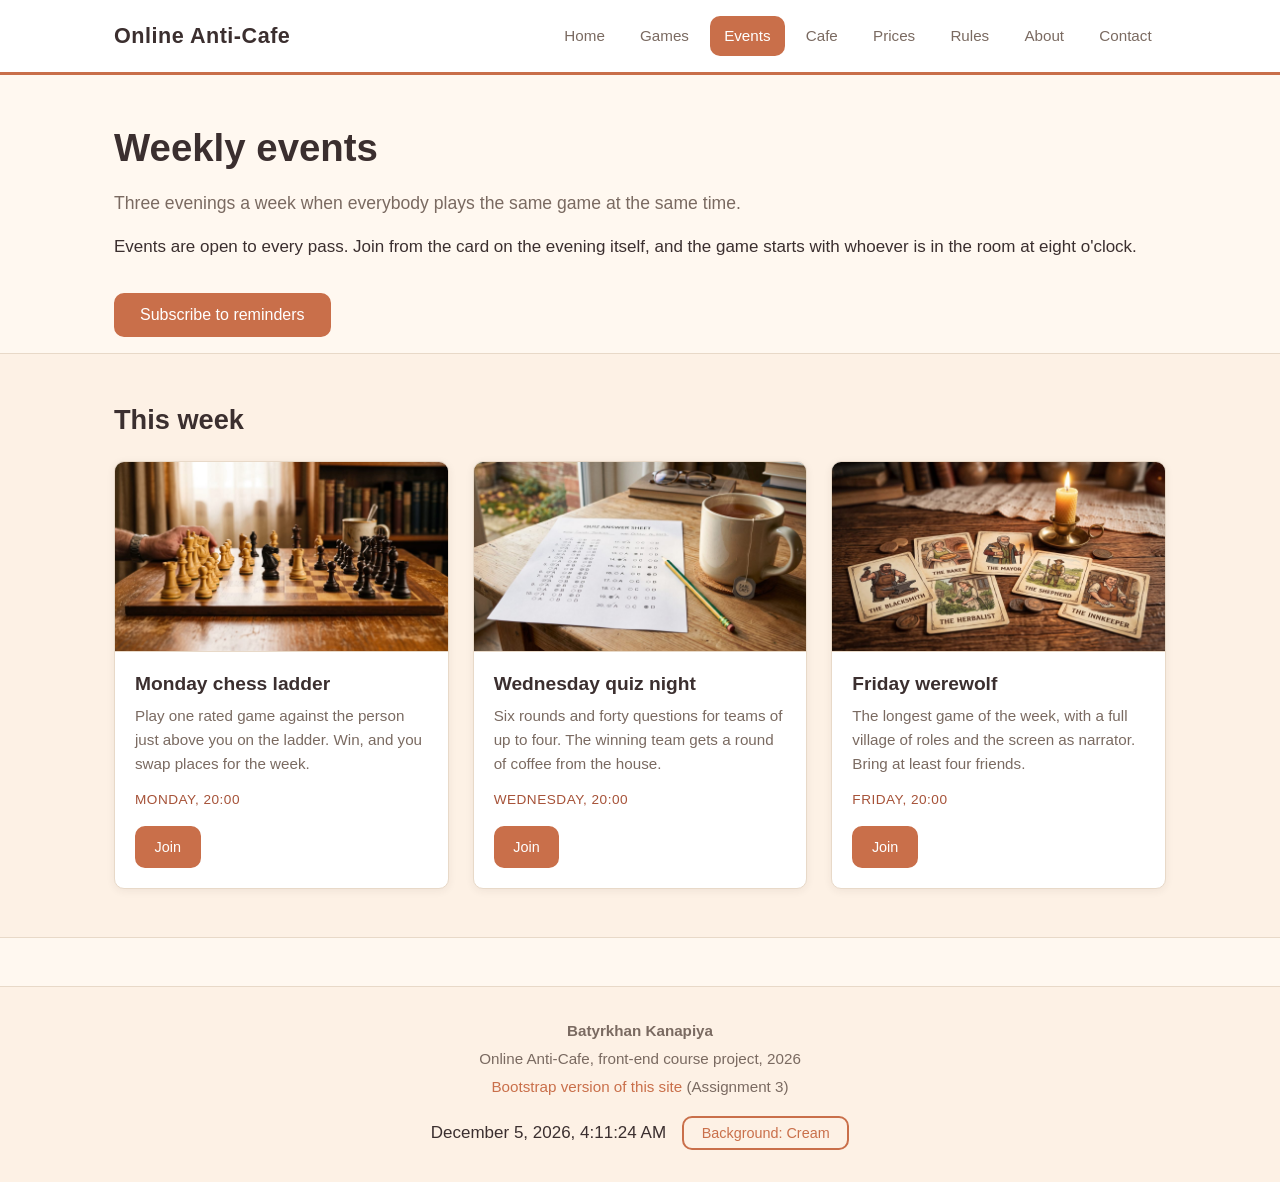
<file: events.html>
<!DOCTYPE html>
<html lang="en">

<head>
  <meta charset="utf-8">
  <meta name="viewport" content="width=device-width, initial-scale=1.0">
  <meta name="description" content="Weekly events at the Online Anti-Cafe: a chess ladder on Monday, quiz night on Wednesday and werewolf on Friday.">
  <title>Events | Online Anti-Cafe</title>
  <link rel="stylesheet" href="css/style.css">
  <link rel="icon" type="image/png" href="images/favicon.png">
  <script src="js/popup.js" defer></script>
  <script src="js/background.js" defer></script>
  <script src="js/clock.js" defer></script>
</head>

<body>

  <!-- header: keep identical on all pages -->
  <header id="main-header">
    <div class="container">
      <a class="site-name" href="index.html">Online Anti-Cafe</a>
      <nav>
        <ul class="nav-menu">
          <li><a href="index.html">Home</a></li>
          <li><a href="games.html">Games</a></li>
          <li><a class="active" href="events.html">Events</a></li>
          <li><a href="cafe.html">Cafe</a></li>
          <li><a href="prices.html">Prices</a></li>
          <li><a href="rules.html">Rules</a></li>
          <li><a href="about.html">About</a></li>
          <li><a href="contact.html">Contact</a></li>
        </ul>
      </nav>
    </div>
  </header>

  <section class="page-intro">
    <div class="container">
      <h1>Weekly events</h1>
      <p class="lead">Three evenings a week when everybody plays the same game at the same time.</p>
      <p>Events are open to every pass. Join from the card on the evening itself, and the game starts
        with whoever is in the room at eight o'clock.</p>
      <button class="btn" type="button" id="subscribe-open">Subscribe to reminders</button>
    </div>
  </section>

  <section class="section section-alt">
    <div class="container">
      <h2>This week</h2>

      <!-- card-columns: three cards side by side on a desktop, two on a
           tablet, one above the other on a phone. The column count is set
           by media queries only (style.css, sections 14 and 16). -->
      <div class="card-columns">
        <article class="card" data-event="chess-ladder">
          <img src="images/game-chess.jpg" alt="A wooden chess board in the middle of a game, seen from the side">
          <div class="card-body">
            <h3>Monday chess ladder</h3>
            <p>Play one rated game against the person just above you on the ladder. Win, and you swap
              places for the week.</p>
            <span class="card-meta">Monday, 20:00</span>
            <div class="card-actions">
              <a class="btn btn-small" href="#" data-action="join">Join</a>
            </div>
          </div>
        </article>

        <article class="card" data-event="quiz-night">
          <img src="images/game-quiz-night.jpg" alt="A quiz answer sheet and a pencil next to a mug of tea">
          <div class="card-body">
            <h3>Wednesday quiz night</h3>
            <p>Six rounds and forty questions for teams of up to four. The winning team gets a round of
              coffee from the house.</p>
            <span class="card-meta">Wednesday, 20:00</span>
            <div class="card-actions">
              <a class="btn btn-small" href="#" data-action="join">Join</a>
            </div>
          </div>
        </article>

        <article class="card" data-event="werewolf">
          <img src="images/game-werewolf.jpg" alt="Illustrated village role cards spread out beside a candle">
          <div class="card-body">
            <h3>Friday werewolf</h3>
            <p>The longest game of the week, with a full village of roles and the screen as narrator.
              Bring at least four friends.</p>
            <span class="card-meta">Friday, 20:00</span>
            <div class="card-actions">
              <a class="btn btn-small" href="#" data-action="join">Join</a>
            </div>
          </div>
        </article>
      </div>
    </div>
  </section>

  <!-- footer: keep identical on all pages -->
  <footer class="site-footer">
    <div class="container">
      <p class="footer-name">Batyrkhan Kanapiya</p>
      <p>Online Anti-Cafe, front-end course project, 2026</p>
      <p><a href="bootstrap/index.html">Bootstrap version of this site</a> (Assignment 3)</p>
      <div class="footer-tools">
        <time class="footer-clock" id="current-datetime"></time>
        <button class="btn btn-small btn-outline" type="button" id="bg-toggle">Background: <span class="bg-name">Cream</span></button>
      </div>
    </div>
  </footer>

  <div class="popup" id="subscribe-popup" aria-hidden="true">
    <div class="popup-dialog" role="dialog" aria-modal="true" aria-labelledby="subscribe-title">
      <button class="popup-close" type="button" aria-label="Close">&times;</button>
      <h2 id="subscribe-title">Never miss a game night</h2>
      <p>Leave your email and we will send a short reminder an hour before every weekly event.</p>

      <form id="subscribe-form" action="#" method="post" novalidate>
        <div class="form-group">
          <label for="subscribe-email">Email</label>
          <input type="email" id="subscribe-email" name="email" autocomplete="email" placeholder="you@example.com" aria-describedby="subscribe-email-error">
          <span class="form-error" id="subscribe-email-error" aria-live="polite"></span>
        </div>
        <button class="btn" type="submit">Subscribe</button>
      </form>

      <p class="form-success" id="subscribe-success" role="status" hidden></p>
    </div>
  </div>

</body>

</html>
</file>
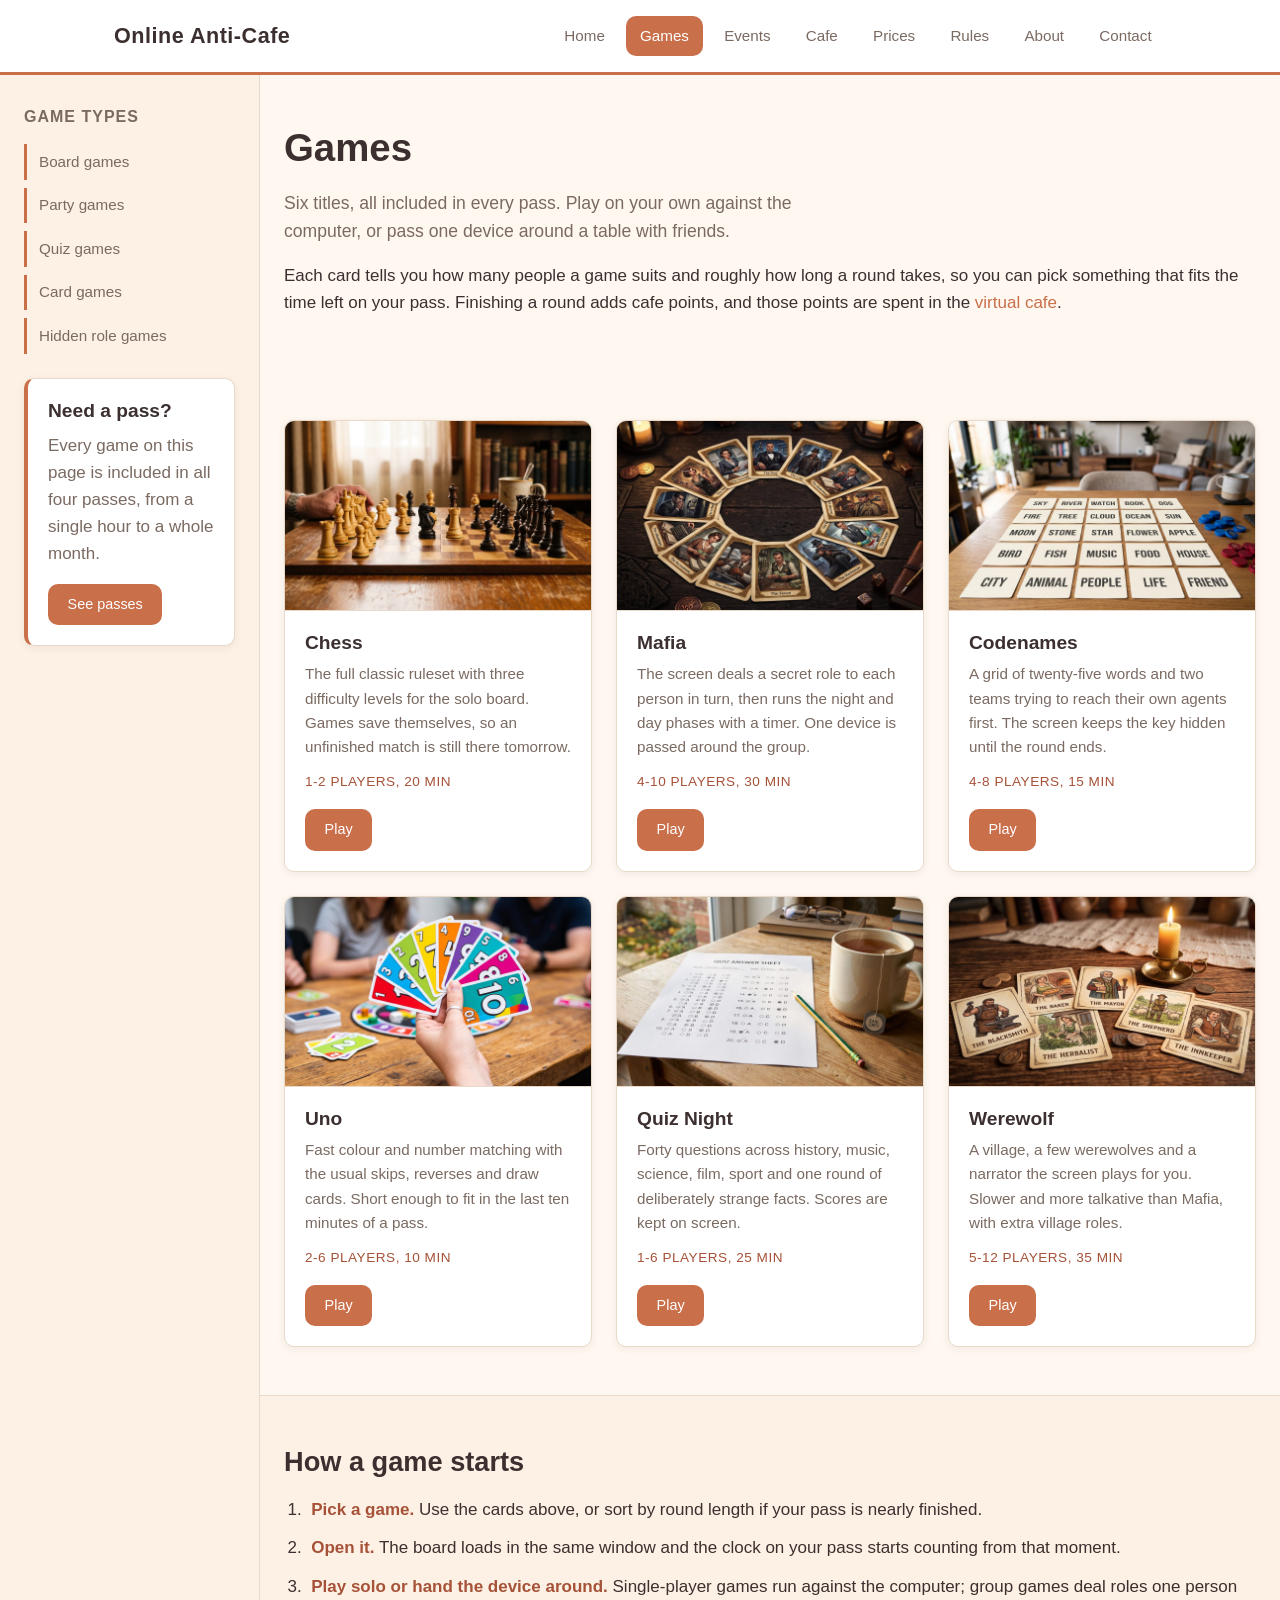
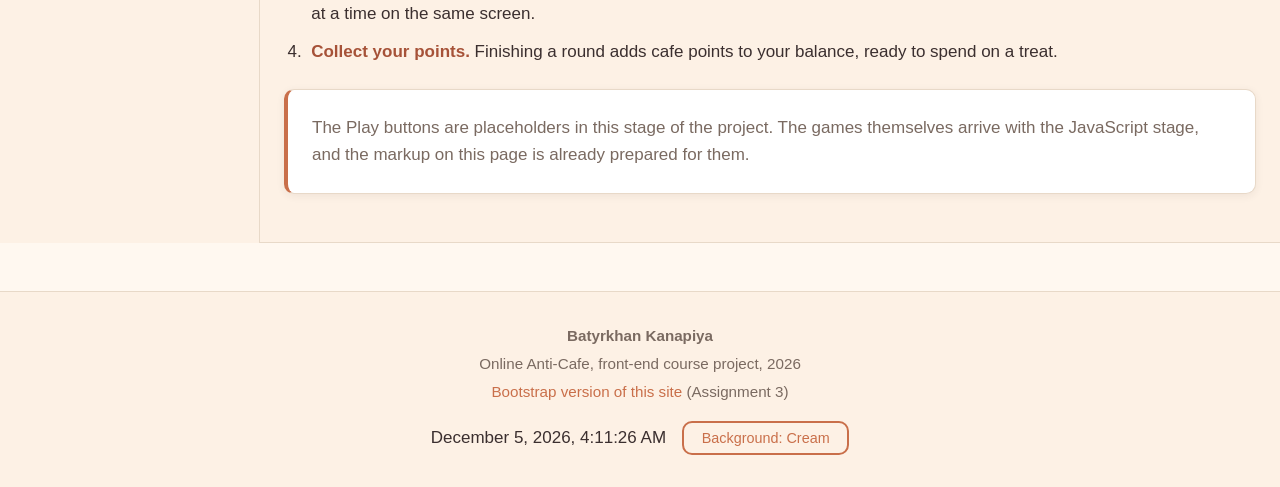
<file: games.html>
<!DOCTYPE html>
<html lang="en">

<head>
  <meta charset="utf-8">
  <meta name="viewport" content="width=device-width, initial-scale=1.0">
  <meta name="description" content="Six minigames included in every pass at the Online Anti-Cafe: chess, mafia, codenames, uno, quiz night and werewolf.">
  <title>Games | Online Anti-Cafe</title>
  <link rel="stylesheet" href="css/style.css">
  <link rel="icon" type="image/png" href="images/favicon.png">
  <script src="js/background.js" defer></script>
  <script src="js/clock.js" defer></script>
</head>
<body>

  <!-- page-layout: the grid container for this page. Its four children are
       placed by name into the header / sidebar / main / footer areas. -->
  <div class="page-layout">

  <!-- header: keep identical on all pages -->
  <header id="main-header">
    <div class="container">
      <a class="site-name" href="index.html">Online Anti-Cafe</a>
      <nav>
        <ul class="nav-menu">
          <li><a href="index.html">Home</a></li>
          <li><a class="active" href="games.html">Games</a></li>
          <li><a href="events.html">Events</a></li>
          <li><a href="cafe.html">Cafe</a></li>
          <li><a href="prices.html">Prices</a></li>
          <li><a href="rules.html">Rules</a></li>
          <li><a href="about.html">About</a></li>
          <li><a href="contact.html">Contact</a></li>
        </ul>
      </nav>
    </div>
  </header>

  <!-- sidebar: grid area "sidebar", the left column on a wide screen -->
  <aside class="sidebar">
    <h2 class="sidebar-title">Game types</h2>
    <ul class="sidebar-list">
      <li>Board games</li>
      <li>Party games</li>
      <li>Quiz games</li>
      <li>Card games</li>
      <li>Hidden role games</li>
    </ul>

    <div class="info-panel">
      <h3>Need a pass?</h3>
      <p>Every game on this page is included in all four passes, from a single hour to a whole month.</p>
      <a class="btn btn-small" href="prices.html">See passes</a>
    </div>
  </aside>

  <!-- main: grid area "main", the right column on a wide screen -->
  <main class="page-main">

  <section class="page-intro">
    <div class="container">
      <h1>Games</h1>
      <p class="lead">Six titles, all included in every pass. Play on your own against the computer, or
        pass one device around a table with friends.</p>
      <p>Each card tells you how many people a game suits and roughly how long a round takes, so you can
        pick something that fits the time left on your pass. Finishing a round adds cafe points, and those
        points are spent in the <a href="cafe.html">virtual cafe</a>.</p>
    </div>
  </section>

  <section class="section">
    <div class="container">
      <div class="card-grid">
        <article class="card" data-game="chess">
          <img src="images/game-chess.jpg" alt="A wooden chess board in the middle of a game, seen from the side">
          <div class="card-body">
            <h3>Chess</h3>
            <p>The full classic ruleset with three difficulty levels for the solo board. Games save
              themselves, so an unfinished match is still there tomorrow.</p>
            <span class="card-meta">1-2 players, 20 min</span>
            <div class="card-actions">
              <a class="btn btn-small" href="#" data-action="play">Play</a>
            </div>
          </div>
        </article>

        <article class="card" data-game="mafia">
          <img src="images/game-mafia.jpg" alt="A circle of playing cards with role illustrations laid out on a dark table">
          <div class="card-body">
            <h3>Mafia</h3>
            <p>The screen deals a secret role to each person in turn, then runs the night and day phases
              with a timer. One device is passed around the group.</p>
            <span class="card-meta">4-10 players, 30 min</span>
            <div class="card-actions">
              <a class="btn btn-small" href="#" data-action="play">Play</a>
            </div>
          </div>
        </article>

        <article class="card" data-game="codenames">
          <img src="images/game-codenames.jpg" alt="A grid of word cards on a table with two coloured team markers beside it">
          <div class="card-body">
            <h3>Codenames</h3>
            <p>A grid of twenty-five words and two teams trying to reach their own agents first. The
              screen keeps the key hidden until the round ends.</p>
            <span class="card-meta">4-8 players, 15 min</span>
            <div class="card-actions">
              <a class="btn btn-small" href="#" data-action="play">Play</a>
            </div>
          </div>
        </article>

        <article class="card" data-game="uno">
          <img src="images/game-uno.jpg" alt="A fan of brightly coloured number cards held above a table">
          <div class="card-body">
            <h3>Uno</h3>
            <p>Fast colour and number matching with the usual skips, reverses and draw cards. Short enough
              to fit in the last ten minutes of a pass.</p>
            <span class="card-meta">2-6 players, 10 min</span>
            <div class="card-actions">
              <a class="btn btn-small" href="#" data-action="play">Play</a>
            </div>
          </div>
        </article>

        <article class="card" data-game="quiz-night">
          <img src="images/game-quiz-night.jpg" alt="A quiz answer sheet and a pencil next to a mug of tea">
          <div class="card-body">
            <h3>Quiz Night</h3>
            <p>Forty questions across history, music, science, film, sport and one round of deliberately
              strange facts. Scores are kept on screen.</p>
            <span class="card-meta">1-6 players, 25 min</span>
            <div class="card-actions">
              <a class="btn btn-small" href="#" data-action="play">Play</a>
            </div>
          </div>
        </article>

        <article class="card" data-game="werewolf">
          <img src="images/game-werewolf.jpg" alt="Illustrated village role cards spread out beside a candle">
          <div class="card-body">
            <h3>Werewolf</h3>
            <p>A village, a few werewolves and a narrator the screen plays for you. Slower and more
              talkative than Mafia, with extra village roles.</p>
            <span class="card-meta">5-12 players, 35 min</span>
            <div class="card-actions">
              <a class="btn btn-small" href="#" data-action="play">Play</a>
            </div>
          </div>
        </article>
      </div>
    </div>
  </section>

  <section class="section section-alt">
    <div class="container">
      <h2>How a game starts</h2>
      <ol class="step-list">
        <li><strong>Pick a game.</strong> Use the cards above, or sort by round length if your pass is
          nearly finished.</li>
        <li><strong>Open it.</strong> The board loads in the same window and the clock on your pass starts
          counting from that moment.</li>
        <li><strong>Play solo or hand the device around.</strong> Single-player games run against the
          computer; group games deal roles one person at a time on the same screen.</li>
        <li><strong>Collect your points.</strong> Finishing a round adds cafe points to your balance,
          ready to spend on a treat.</li>
      </ol>
      <div class="info-panel">
        <p>The Play buttons are placeholders in this stage of the project. The games themselves arrive
          with the JavaScript stage, and the markup on this page is already prepared for them.</p>
      </div>
    </div>
  </section>

  </main>

  <!-- footer: keep identical on all pages -->
  <footer class="site-footer">
    <div class="container">
      <p class="footer-name">Batyrkhan Kanapiya</p>
      <p>Online Anti-Cafe, front-end course project, 2026</p>
      <p><a href="bootstrap/index.html">Bootstrap version of this site</a> (Assignment 3)</p>
      <div class="footer-tools">
        <time class="footer-clock" id="current-datetime"></time>
        <button class="btn btn-small btn-outline" type="button" id="bg-toggle">Background: <span class="bg-name">Cream</span></button>
      </div>
    </div>
  </footer>

  </div>
  <!-- end of .page-layout -->

</body>

</html>
</file>
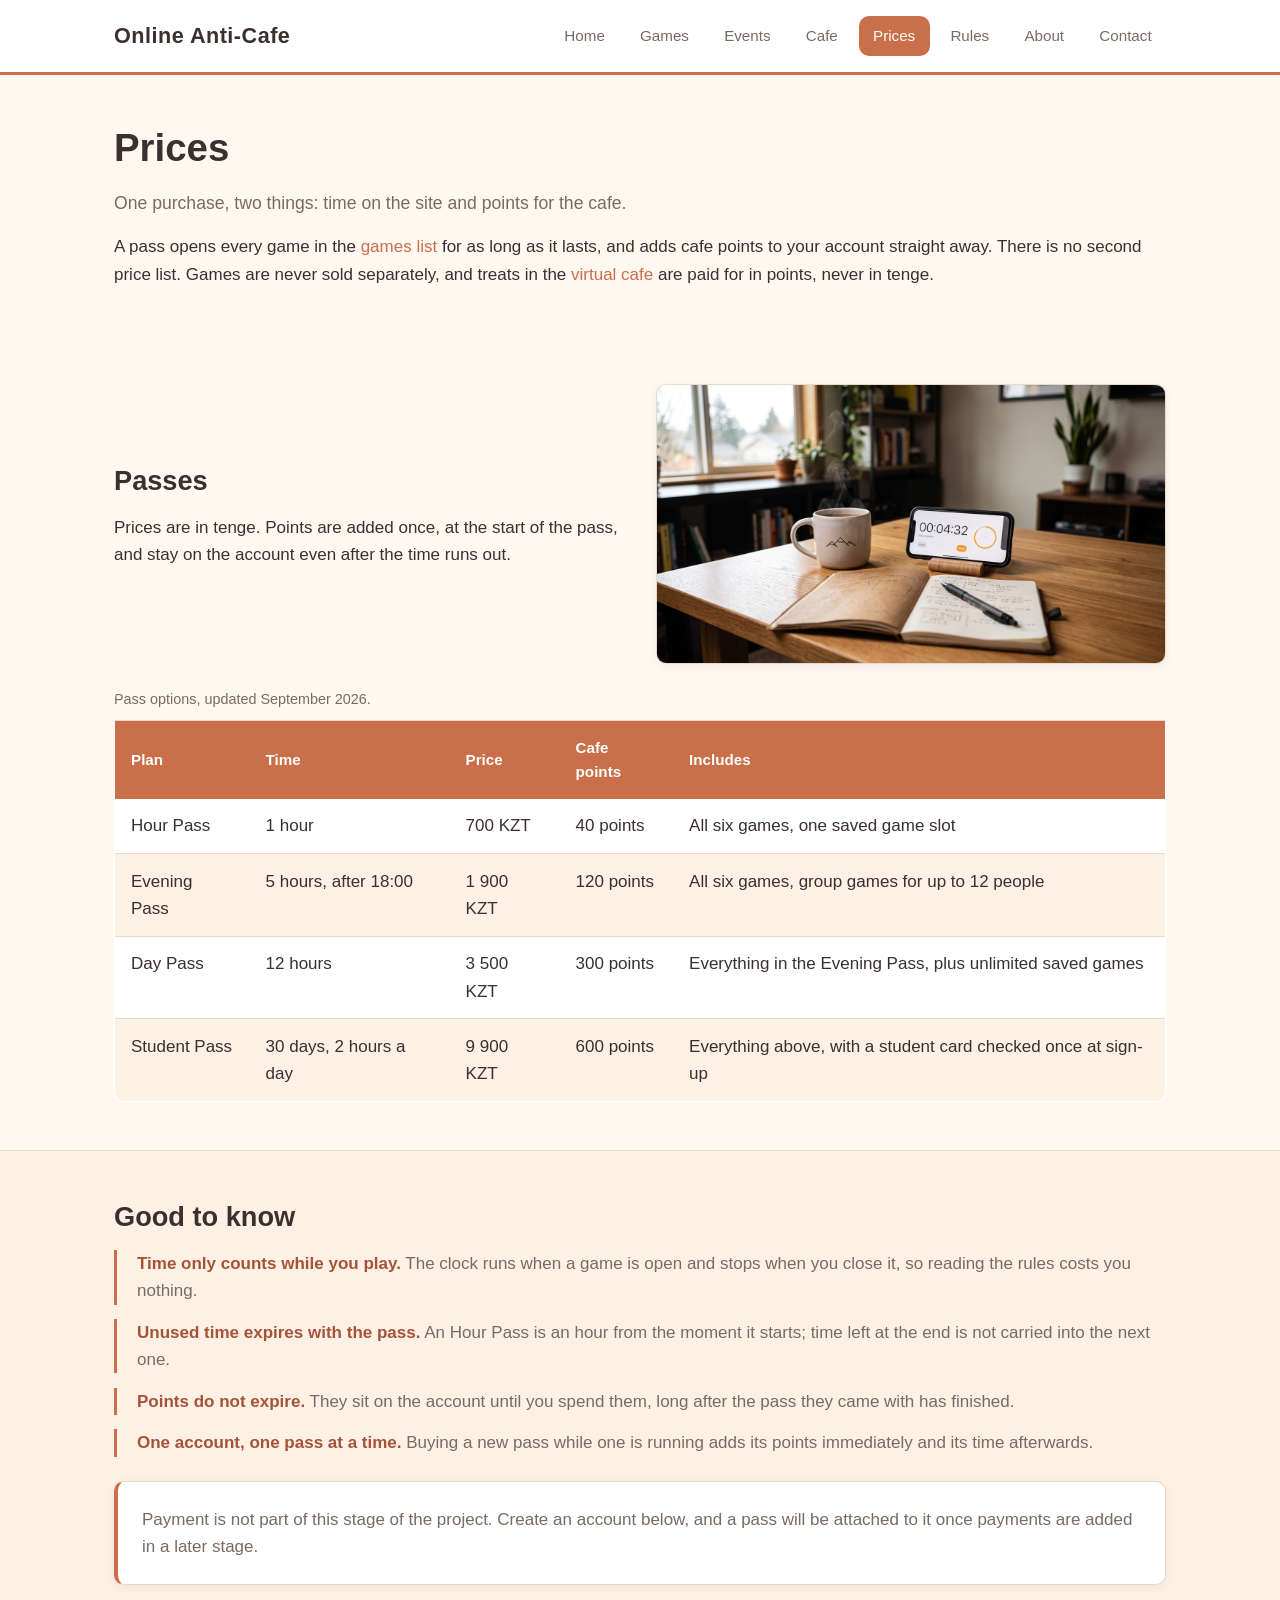
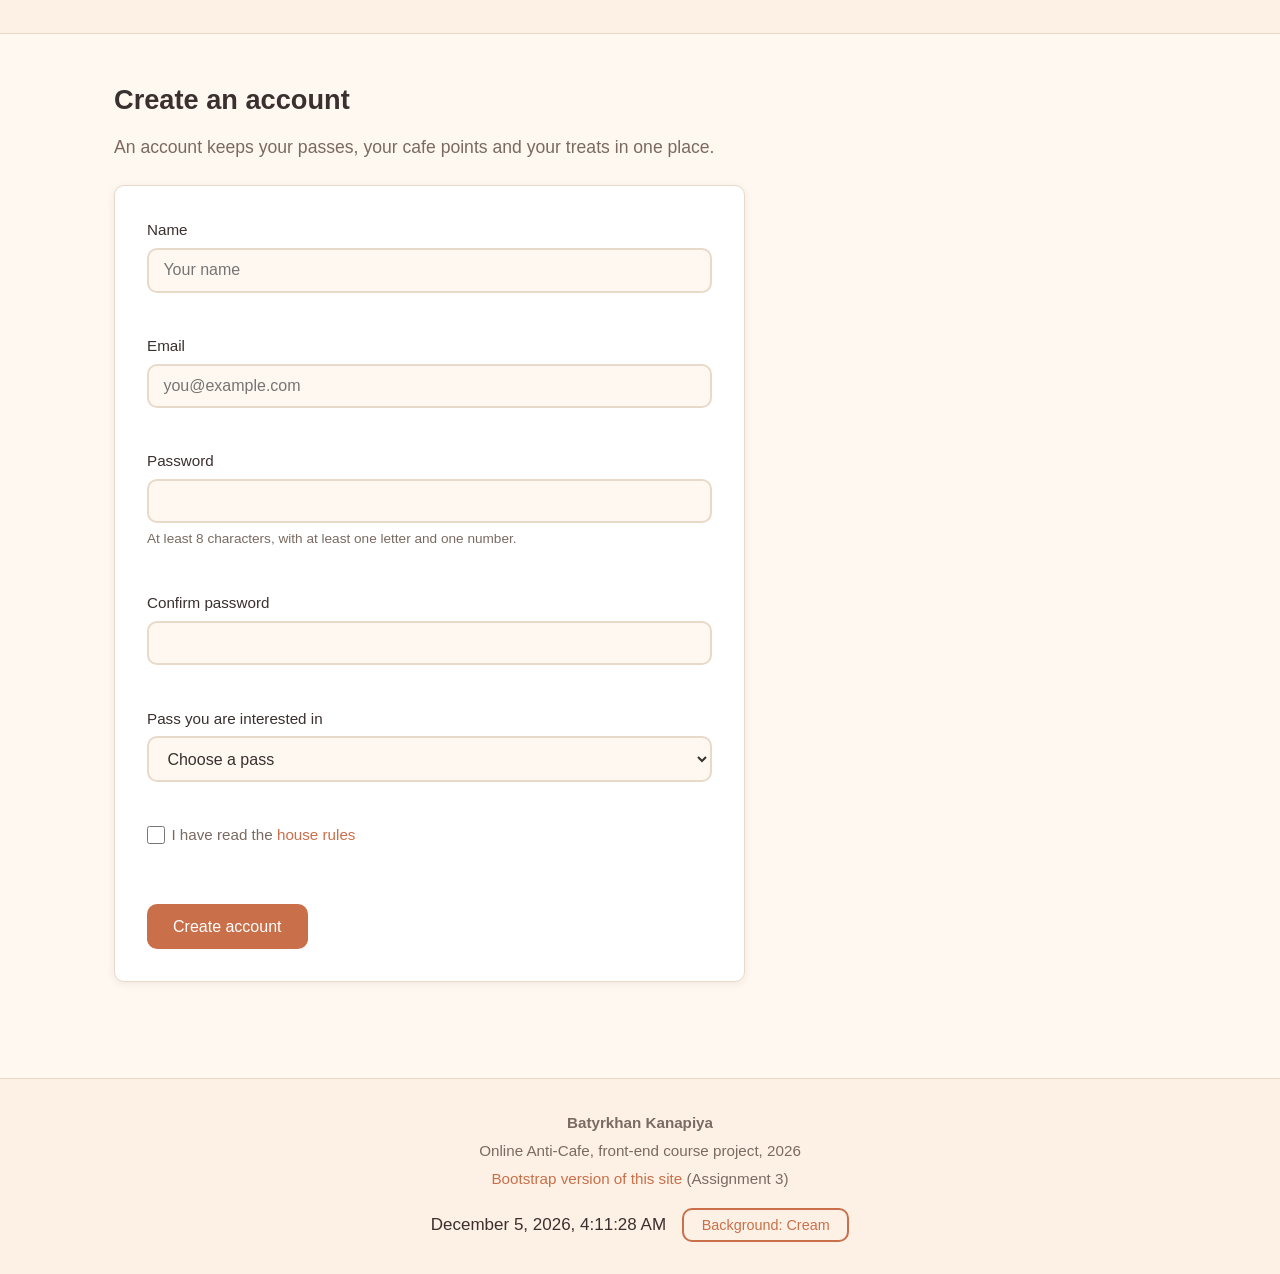
<file: prices.html>
<!DOCTYPE html>
<html lang="en">

<head>
  <meta charset="utf-8">
  <meta name="viewport" content="width=device-width, initial-scale=1.0">
  <meta name="description" content="Pass prices for the Online Anti-Cafe: hour, evening, day and student passes, each opening every game and carrying cafe points.">
  <title>Prices | Online Anti-Cafe</title>
  <link rel="stylesheet" href="css/style.css">
  <link rel="icon" type="image/png" href="images/favicon.png">
  <script src="js/validation.js" defer></script>
  <script src="js/background.js" defer></script>
  <script src="js/clock.js" defer></script>
</head>

<body>

  <!-- header: keep identical on all pages -->
  <header id="main-header">
    <div class="container">
      <a class="site-name" href="index.html">Online Anti-Cafe</a>
      <nav>
        <ul class="nav-menu">
          <li><a href="index.html">Home</a></li>
          <li><a href="games.html">Games</a></li>
          <li><a href="events.html">Events</a></li>
          <li><a href="cafe.html">Cafe</a></li>
          <li><a class="active" href="prices.html">Prices</a></li>
          <li><a href="rules.html">Rules</a></li>
          <li><a href="about.html">About</a></li>
          <li><a href="contact.html">Contact</a></li>
        </ul>
      </nav>
    </div>
  </header>

  <section class="page-intro">
    <div class="container">
      <h1>Prices</h1>
      <p class="lead">One purchase, two things: time on the site and points for the cafe.</p>
      <p>A pass opens every game in the <a href="games.html">games list</a> for as long as it lasts, and
        adds cafe points to your account straight away. There is no second price list. Games are never
        sold separately, and treats in the <a href="cafe.html">virtual cafe</a> are paid for in points,
        never in tenge.</p>
    </div>
  </section>

  <section class="section">
    <div class="container">
      <div class="split">
        <div class="split-item">
          <h2>Passes</h2>
          <p>Prices are in tenge. Points are added once, at the start of the pass, and stay on the account
            even after the time runs out.</p>
        </div>
        <div class="split-item">
          <img class="wide-img" src="images/passes.jpg" alt="A desk with a notebook, a mug and a phone showing a timer counting down">
        </div>
      </div>

      <div class="table-scroll">
        <table id="price-table">
          <caption>Pass options, updated September 2026.</caption>
          <thead>
            <tr>
              <th scope="col">Plan</th>
              <th scope="col">Time</th>
              <th scope="col">Price</th>
              <th scope="col">Cafe points</th>
              <th scope="col">Includes</th>
            </tr>
          </thead>
          <tbody>
            <tr>
              <td>Hour Pass</td>
              <td>1 hour</td>
              <td>700 KZT</td>
              <td>40 points</td>
              <td>All six games, one saved game slot</td>
            </tr>
            <tr>
              <td>Evening Pass</td>
              <td>5 hours, after 18:00</td>
              <td>1 900 KZT</td>
              <td>120 points</td>
              <td>All six games, group games for up to 12 people</td>
            </tr>
            <tr>
              <td>Day Pass</td>
              <td>12 hours</td>
              <td>3 500 KZT</td>
              <td>300 points</td>
              <td>Everything in the Evening Pass, plus unlimited saved games</td>
            </tr>
            <tr>
              <td>Student Pass</td>
              <td>30 days, 2 hours a day</td>
              <td>9 900 KZT</td>
              <td>600 points</td>
              <td>Everything above, with a student card checked once at sign-up</td>
            </tr>
          </tbody>
        </table>
      </div>
    </div>
  </section>

  <section class="section section-alt">
    <div class="container">
      <h2>Good to know</h2>
      <ul class="feature-list">
        <li><strong>Time only counts while you play.</strong> The clock runs when a game is open and stops
          when you close it, so reading the rules costs you nothing.</li>
        <li><strong>Unused time expires with the pass.</strong> An Hour Pass is an hour from the moment it
          starts; time left at the end is not carried into the next one.</li>
        <li><strong>Points do not expire.</strong> They sit on the account until you spend them, long
          after the pass they came with has finished.</li>
        <li><strong>One account, one pass at a time.</strong> Buying a new pass while one is running adds
          its points immediately and its time afterwards.</li>
      </ul>
      <div class="info-panel">
        <p>Payment is not part of this stage of the project. Create an account below, and a pass will be
          attached to it once payments are added in a later stage.</p>
      </div>
    </div>
  </section>

  <section class="section" id="signup">
    <div class="container">
      <h2>Create an account</h2>
      <p class="lead">An account keeps your passes, your cafe points and your treats in one place.</p>

      <form id="signup-form" action="#" method="post" novalidate>
        <div class="form-group">
          <label for="signup-name">Name</label>
          <input type="text" id="signup-name" name="fullname" autocomplete="name" placeholder="Your name" aria-describedby="signup-name-error">
          <span class="form-error" id="signup-name-error" aria-live="polite"></span>
        </div>

        <div class="form-group">
          <label for="signup-email">Email</label>
          <input type="email" id="signup-email" name="email" autocomplete="email" placeholder="you@example.com" aria-describedby="signup-email-error">
          <span class="form-error" id="signup-email-error" aria-live="polite"></span>
        </div>

        <div class="form-group">
          <label for="signup-password">Password</label>
          <input type="password" id="signup-password" name="password" autocomplete="new-password" aria-describedby="signup-password-hint signup-password-error">
          <span class="form-hint" id="signup-password-hint">At least 8 characters, with at least one letter and one number.</span>
          <span class="form-error" id="signup-password-error" aria-live="polite"></span>
        </div>

        <div class="form-group">
          <label for="signup-confirm">Confirm password</label>
          <input type="password" id="signup-confirm" name="confirmPassword" autocomplete="new-password" aria-describedby="signup-confirm-error">
          <span class="form-error" id="signup-confirm-error" aria-live="polite"></span>
        </div>

        <div class="form-group">
          <label for="signup-plan">Pass you are interested in</label>
          <select id="signup-plan" name="plan" aria-describedby="signup-plan-error">
            <option value="">Choose a pass</option>
            <option value="hour">Hour Pass</option>
            <option value="evening">Evening Pass</option>
            <option value="day">Day Pass</option>
            <option value="student">Student Pass</option>
          </select>
          <span class="form-error" id="signup-plan-error" aria-live="polite"></span>
        </div>

        <div class="form-group">
          <label class="check-option" for="signup-terms">
            <input type="checkbox" id="signup-terms" name="terms" aria-describedby="signup-terms-error">
            <span>I have read the <a href="rules.html">house rules</a></span>
          </label>
          <span class="form-error" id="signup-terms-error" aria-live="polite"></span>
        </div>

        <button class="btn" type="submit">Create account</button>
        <p class="form-success" id="signup-success" role="status" hidden></p>
      </form>
    </div>
  </section>

  <!-- footer: keep identical on all pages -->
  <footer class="site-footer">
    <div class="container">
      <p class="footer-name">Batyrkhan Kanapiya</p>
      <p>Online Anti-Cafe, front-end course project, 2026</p>
      <p><a href="bootstrap/index.html">Bootstrap version of this site</a> (Assignment 3)</p>
      <div class="footer-tools">
        <time class="footer-clock" id="current-datetime"></time>
        <button class="btn btn-small btn-outline" type="button" id="bg-toggle">Background: <span class="bg-name">Cream</span></button>
      </div>
    </div>
  </footer>

</body>

</html>
</file>
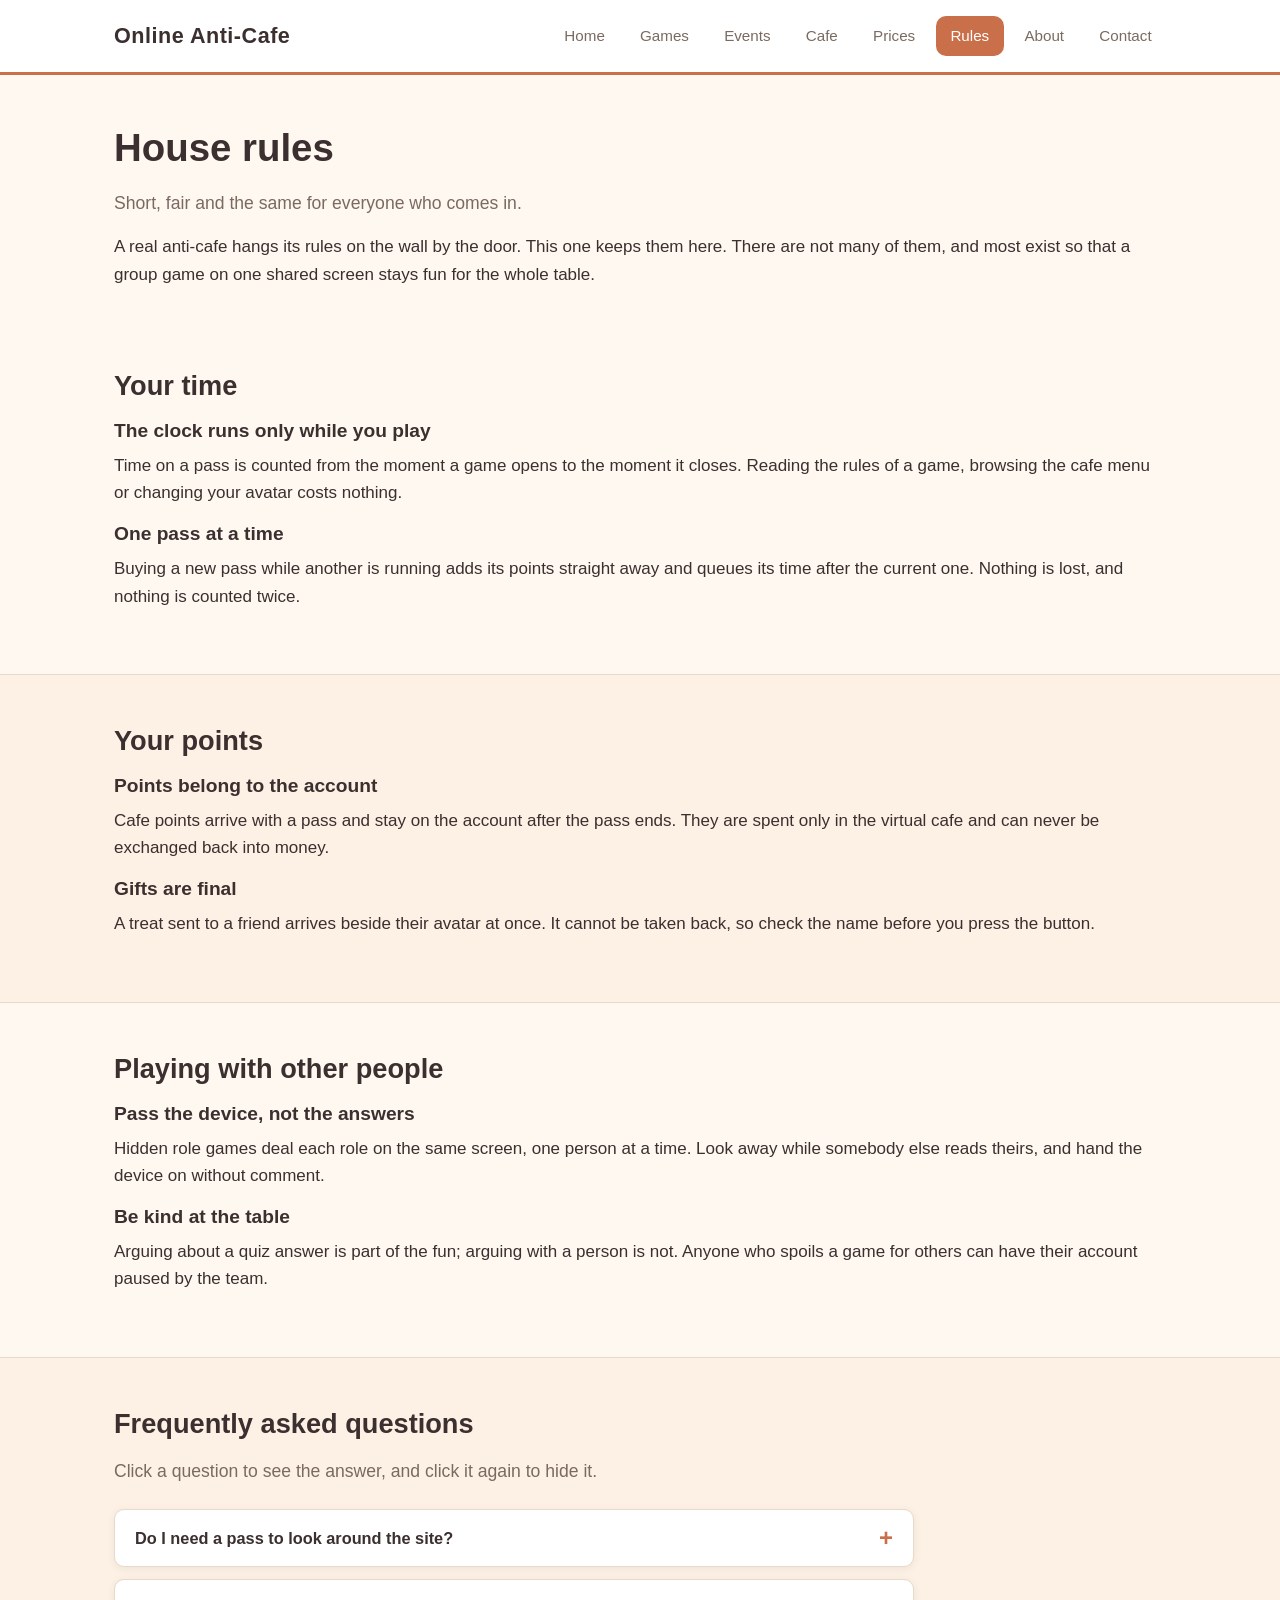
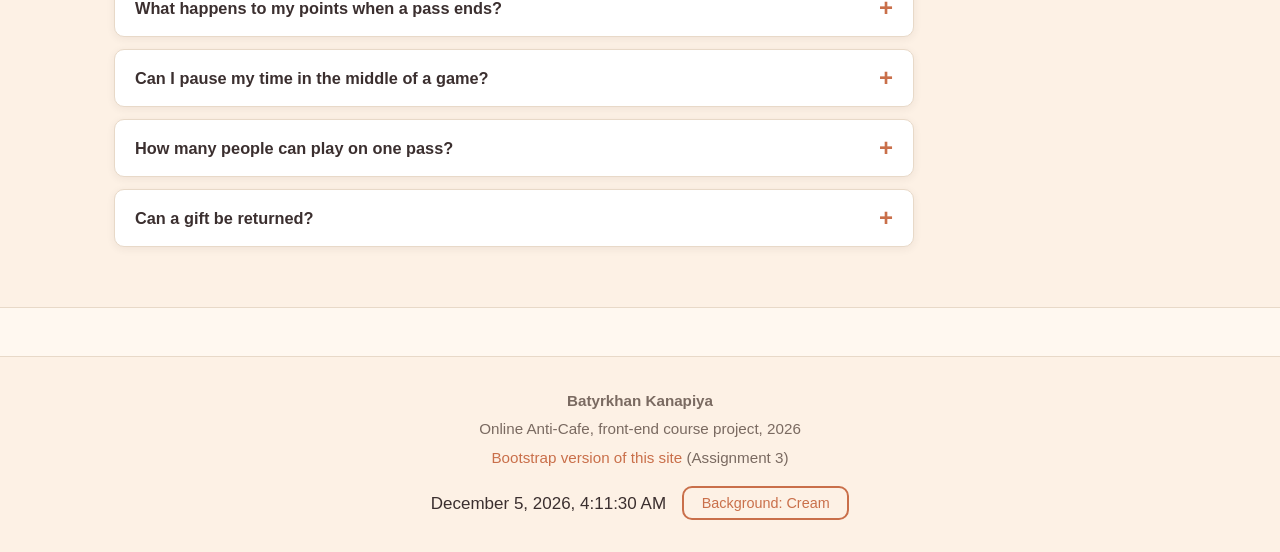
<file: rules.html>
<!DOCTYPE html>
<html lang="en">

<head>
  <meta charset="utf-8">
  <meta name="viewport" content="width=device-width, initial-scale=1.0">
  <meta name="description" content="House rules of the Online Anti-Cafe: how time is counted, how cafe points work and how to play fairly with friends.">
  <title>Rules | Online Anti-Cafe</title>
  <link rel="stylesheet" href="css/style.css">
  <link rel="icon" type="image/png" href="images/favicon.png">
  <script src="js/accordion.js" defer></script>
  <script src="js/background.js" defer></script>
  <script src="js/clock.js" defer></script>
</head>

<body>

  <!-- header: keep identical on all pages -->
  <header id="main-header">
    <div class="container">
      <a class="site-name" href="index.html">Online Anti-Cafe</a>
      <nav>
        <ul class="nav-menu">
          <li><a href="index.html">Home</a></li>
          <li><a href="games.html">Games</a></li>
          <li><a href="events.html">Events</a></li>
          <li><a href="cafe.html">Cafe</a></li>
          <li><a href="prices.html">Prices</a></li>
          <li><a class="active" href="rules.html">Rules</a></li>
          <li><a href="about.html">About</a></li>
          <li><a href="contact.html">Contact</a></li>
        </ul>
      </nav>
    </div>
  </header>

  <!-- This page is text only: headings and paragraphs. Their sizes come from
       the --fs-* tokens in style.css, which the media queries set to small on
       a phone, medium on a tablet and large on a desktop. -->
  <section class="page-intro">
    <div class="container">
      <h1>House rules</h1>
      <p class="lead">Short, fair and the same for everyone who comes in.</p>
      <p>A real anti-cafe hangs its rules on the wall by the door. This one keeps them here. There are
        not many of them, and most exist so that a group game on one shared screen stays fun for the
        whole table.</p>
    </div>
  </section>

  <section class="section">
    <div class="container">
      <h2>Your time</h2>

      <h3>The clock runs only while you play</h3>
      <p>Time on a pass is counted from the moment a game opens to the moment it closes. Reading the
        rules of a game, browsing the cafe menu or changing your avatar costs nothing.</p>

      <h3>One pass at a time</h3>
      <p>Buying a new pass while another is running adds its points straight away and queues its time
        after the current one. Nothing is lost, and nothing is counted twice.</p>
    </div>
  </section>

  <section class="section section-alt">
    <div class="container">
      <h2>Your points</h2>

      <h3>Points belong to the account</h3>
      <p>Cafe points arrive with a pass and stay on the account after the pass ends. They are spent only
        in the virtual cafe and can never be exchanged back into money.</p>

      <h3>Gifts are final</h3>
      <p>A treat sent to a friend arrives beside their avatar at once. It cannot be taken back, so check
        the name before you press the button.</p>
    </div>
  </section>

  <section class="section">
    <div class="container">
      <h2>Playing with other people</h2>

      <h3>Pass the device, not the answers</h3>
      <p>Hidden role games deal each role on the same screen, one person at a time. Look away while
        somebody else reads theirs, and hand the device on without comment.</p>

      <h3>Be kind at the table</h3>
      <p>Arguing about a quiz answer is part of the fun; arguing with a person is not. Anyone who spoils a
        game for others can have their account paused by the team.</p>
    </div>
  </section>

  <section class="section section-alt">
    <div class="container">
      <h2>Frequently asked questions</h2>
      <p class="lead">Click a question to see the answer, and click it again to hide it.</p>

      <div class="accordion">
        <div class="accordion-item">
          <h3 class="accordion-heading">
            <button class="accordion-trigger" type="button" id="faq-q1" aria-expanded="false" aria-controls="faq-a1">
              Do I need a pass to look around the site?
            </button>
          </h3>
          <div class="accordion-panel" id="faq-a1" role="region" aria-labelledby="faq-q1">
            <p>No. Reading the rules, browsing the cafe menu and checking prices are free. A pass is only
              needed when you open a game.</p>
          </div>
        </div>

        <div class="accordion-item">
          <h3 class="accordion-heading">
            <button class="accordion-trigger" type="button" id="faq-q2" aria-expanded="false" aria-controls="faq-a2">
              What happens to my points when a pass ends?
            </button>
          </h3>
          <div class="accordion-panel" id="faq-a2" role="region" aria-labelledby="faq-q2">
            <p>Nothing. Cafe points stay on the account after the pass is over and can be spent in the
              virtual cafe at any time.</p>
          </div>
        </div>

        <div class="accordion-item">
          <h3 class="accordion-heading">
            <button class="accordion-trigger" type="button" id="faq-q3" aria-expanded="false" aria-controls="faq-a3">
              Can I pause my time in the middle of a game?
            </button>
          </h3>
          <div class="accordion-panel" id="faq-a3" role="region" aria-labelledby="faq-q3">
            <p>Yes. Closing the game stops the clock, and the game remembers where you stopped. Open it
              again and the time continues from the same minute.</p>
          </div>
        </div>

        <div class="accordion-item">
          <h3 class="accordion-heading">
            <button class="accordion-trigger" type="button" id="faq-q4" aria-expanded="false" aria-controls="faq-a4">
              How many people can play on one pass?
            </button>
          </h3>
          <div class="accordion-panel" id="faq-a4" role="region" aria-labelledby="faq-q4">
            <p>Group games on one shared screen need only one pass. The Evening Pass and longer plans allow
              up to twelve players around the same device.</p>
          </div>
        </div>

        <div class="accordion-item">
          <h3 class="accordion-heading">
            <button class="accordion-trigger" type="button" id="faq-q5" aria-expanded="false" aria-controls="faq-a5">
              Can a gift be returned?
            </button>
          </h3>
          <div class="accordion-panel" id="faq-a5" role="region" aria-labelledby="faq-q5">
            <p>No. A treat sent to a friend arrives at once and cannot be taken back, so check the name
              before you press the button.</p>
          </div>
        </div>
      </div>
    </div>
  </section>

  <!-- footer: keep identical on all pages -->
  <footer class="site-footer">
    <div class="container">
      <p class="footer-name">Batyrkhan Kanapiya</p>
      <p>Online Anti-Cafe, front-end course project, 2026</p>
      <p><a href="bootstrap/index.html">Bootstrap version of this site</a> (Assignment 3)</p>
      <div class="footer-tools">
        <time class="footer-clock" id="current-datetime"></time>
        <button class="btn btn-small btn-outline" type="button" id="bg-toggle">Background: <span class="bg-name">Cream</span></button>
      </div>
    </div>
  </footer>

</body>

</html>
</file>
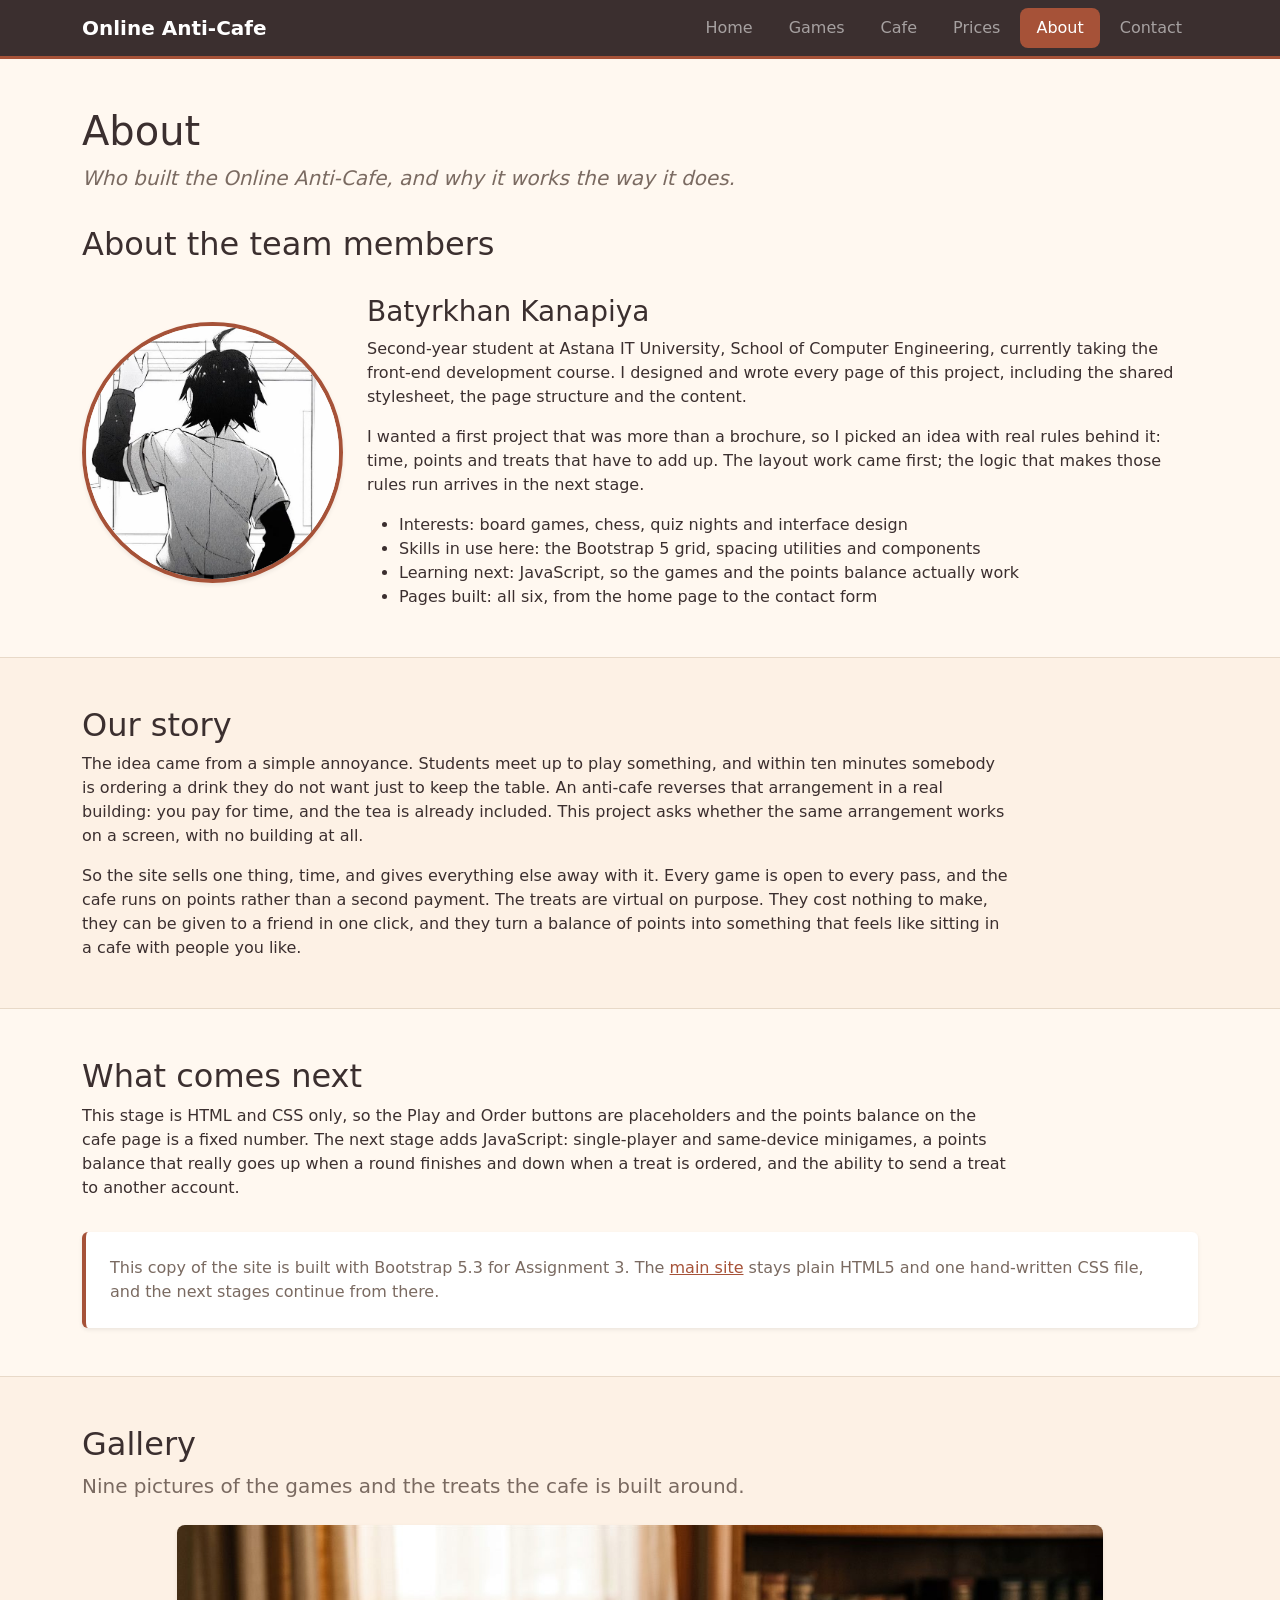
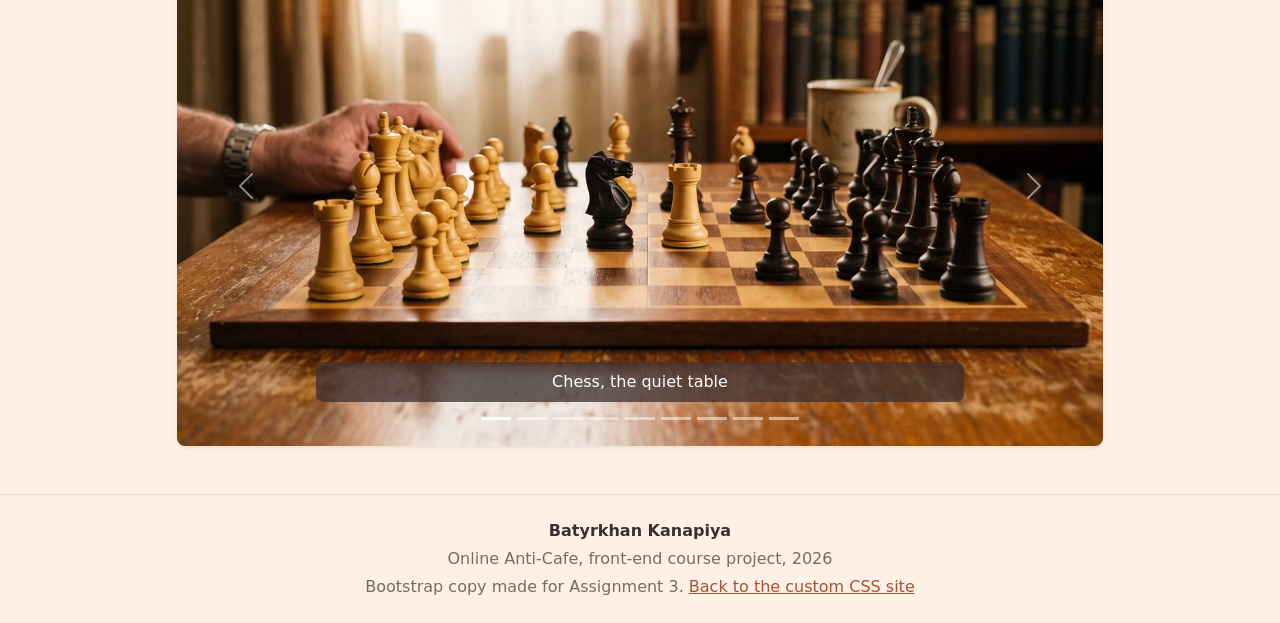
<file: bootstrap/about.html>
<!DOCTYPE html>
<html lang="en">

<head>
  <meta charset="utf-8">
  <meta name="viewport" content="width=device-width, initial-scale=1.0">
  <meta name="description" content="About the Online Anti-Cafe project and its author, Batyrkhan Kanapiya, software engineering student at Astana IT University.">
  <title>About | Online Anti-Cafe</title>
  <link rel="stylesheet" href="https://cdn.jsdelivr.net/npm/bootstrap@5.3.3/dist/css/bootstrap.min.css" integrity="sha384-QWTKZyjpPEjISv5WaRU9OFeRpok6YctnYmDr5pNlyT2bRjXh0JMhjY6hW+ALEwIH" crossorigin="anonymous">
  <link rel="stylesheet" href="css/style.css">
  <link rel="icon" type="image/png" href="../images/favicon.png">
</head>

<body>

  <a class="visually-hidden-focusable" href="#main">Skip to main content</a>

  <!-- header -->
  <header>
    <nav class="navbar navbar-expand-lg bg-dark border-bottom border-3 border-primary" data-bs-theme="dark" aria-label="Main navigation">
      <div class="container">
        <a class="navbar-brand fw-bold" href="index.html">Online Anti-Cafe</a>
        <button class="navbar-toggler" type="button" data-bs-toggle="collapse" data-bs-target="#main-nav" aria-controls="main-nav" aria-expanded="false" aria-label="Toggle navigation">
          <span class="navbar-toggler-icon"></span>
        </button>
        <div class="collapse navbar-collapse" id="main-nav">
          <ul class="navbar-nav ms-auto gap-1 py-2 py-lg-0">
            <li class="nav-item"><a class="nav-link rounded-3 px-3" href="index.html">Home</a></li>
            <li class="nav-item"><a class="nav-link rounded-3 px-3" href="games.html">Games</a></li>
            <li class="nav-item"><a class="nav-link rounded-3 px-3" href="cafe.html">Cafe</a></li>
            <li class="nav-item"><a class="nav-link rounded-3 px-3" href="prices.html">Prices</a></li>
            <li class="nav-item"><a class="nav-link active text-bg-primary rounded-3 px-3" aria-current="page" href="about.html">About</a></li>
            <li class="nav-item"><a class="nav-link rounded-3 px-3" href="contact.html">Contact</a></li>
          </ul>
        </div>
      </div>
    </nav>
  </header>

  <main id="main">

    <section class="pt-5 pb-3">
      <div class="container">
        <h1>About</h1>
        <p class="lead text-body-secondary"><i>Who built the Online Anti-Cafe, and why it works the way it
          does.</i></p>
      </div>
    </section>

    <section class="pb-5">
      <div class="container">
        <h2>About the team members</h2>

        <!-- profile -->
        <div class="row align-items-center g-4 mt-1">
          <div class="col-8 col-sm-6 col-md-4 col-lg-3 mx-auto mx-md-0">
            <div class="ratio ratio-1x1">
              <img class="object-fit-cover rounded-circle border border-4 border-primary shadow-sm" src="../images/profile.jpg" alt="Portrait of Batyrkhan Kanapiya, the author of the project">
            </div>
          </div>
          <div class="col-12 col-md-8 col-lg-9">
            <h3>Batyrkhan Kanapiya</h3>
            <p>Second-year student at Astana IT University, School of Computer Engineering, currently taking
              the front-end development course. I designed and wrote every page of this project, including
              the shared stylesheet, the page structure and the content.</p>
            <p>I wanted a first project that was more than a brochure, so I picked an idea with real rules
              behind it: time, points and treats that have to add up. The layout work came first; the logic
              that makes those rules run arrives in the next stage.</p>
            <ul class="mb-0">
              <li>Interests: board games, chess, quiz nights and interface design</li>
              <li>Skills in use here: the Bootstrap 5 grid, spacing utilities and components</li>
              <li>Learning next: JavaScript, so the games and the points balance actually work</li>
              <li>Pages built: all six, from the home page to the contact form</li>
            </ul>
          </div>
        </div>
      </div>
    </section>

    <section class="bg-body-tertiary border-top border-bottom py-5">
      <div class="container">
        <div class="row">
          <div class="col-12 col-lg-10">
            <h2>Our story</h2>
            <p>The idea came from a simple annoyance. Students meet up to play something, and within ten
              minutes somebody is ordering a drink they do not want just to keep the table. An anti-cafe
              reverses that arrangement in a real building: you pay for time, and the tea is already
              included. This project asks whether the same arrangement works on a screen, with no building at
              all.</p>
            <p class="mb-0">So the site sells one thing, time, and gives everything else away with it. Every
              game is open to every pass, and the cafe runs on points rather than a second payment. The
              treats are virtual on purpose. They cost nothing to make, they can be given to a friend in one
              click, and they turn a balance of points into something that feels like sitting in a cafe with
              people you like.</p>
          </div>
        </div>
      </div>
    </section>

    <section class="py-5">
      <div class="container">
        <div class="row">
          <div class="col-12 col-lg-10">
            <h2>What comes next</h2>
            <p>This stage is HTML and CSS only, so the Play and Order buttons are placeholders and the points
              balance on the cafe page is a fixed number. The next stage adds JavaScript: single-player and
              same-device minigames, a points balance that really goes up when a round finishes and down when
              a treat is ordered, and the ability to send a treat to another account.</p>
          </div>
        </div>
        <div class="card border-0 border-start border-4 border-primary shadow-sm mt-3">
          <div class="card-body p-3 p-md-4">
            <p class="card-text text-body-secondary">This copy of the site is built with Bootstrap 5.3 for
              Assignment 3. The <a href="../index.html">main site</a> stays plain HTML5 and one hand-written
              CSS file, and the next stages continue from there.</p>
          </div>
        </div>
      </div>
    </section>

    <section class="bg-body-tertiary border-top py-5">
      <div class="container">
        <h2>Gallery</h2>
        <p class="lead text-body-secondary">Nine pictures of the games and the treats the cafe is built
          around.</p>

        <!-- carousel -->
        <div class="row justify-content-center mt-3 mt-lg-4">
          <div class="col-12 col-lg-10">
            <div id="gallery-carousel" class="carousel slide rounded-3 overflow-hidden shadow-sm">
              <div class="carousel-indicators">
                <button class="active" type="button" data-bs-target="#gallery-carousel" data-bs-slide-to="0" aria-current="true" aria-label="Slide 1: Chess"></button>
                <button type="button" data-bs-target="#gallery-carousel" data-bs-slide-to="1" aria-label="Slide 2: Mafia"></button>
                <button type="button" data-bs-target="#gallery-carousel" data-bs-slide-to="2" aria-label="Slide 3: Codenames"></button>
                <button type="button" data-bs-target="#gallery-carousel" data-bs-slide-to="3" aria-label="Slide 4: Uno"></button>
                <button type="button" data-bs-target="#gallery-carousel" data-bs-slide-to="4" aria-label="Slide 5: Quiz night"></button>
                <button type="button" data-bs-target="#gallery-carousel" data-bs-slide-to="5" aria-label="Slide 6: Werewolf"></button>
                <button type="button" data-bs-target="#gallery-carousel" data-bs-slide-to="6" aria-label="Slide 7: Coffee"></button>
                <button type="button" data-bs-target="#gallery-carousel" data-bs-slide-to="7" aria-label="Slide 8: Pizza slice"></button>
                <button type="button" data-bs-target="#gallery-carousel" data-bs-slide-to="8" aria-label="Slide 9: Cake"></button>
              </div>

              <div class="carousel-inner">
                <figure class="carousel-item active mb-0">
                  <div class="ratio ratio-16x9">
                    <img class="d-block w-100 object-fit-cover" src="../images/game-chess.jpg" alt="A wooden chess board in the middle of a game, seen from the side">
                  </div>
                  <figcaption class="carousel-caption d-none d-md-block bg-dark bg-opacity-75 rounded-3 px-3 py-2 mb-4">Chess, the quiet table</figcaption>
                </figure>

                <figure class="carousel-item mb-0">
                  <div class="ratio ratio-16x9">
                    <img class="d-block w-100 object-fit-cover" src="../images/game-mafia.jpg" alt="A circle of playing cards with role illustrations laid out on a dark table">
                  </div>
                  <figcaption class="carousel-caption d-none d-md-block bg-dark bg-opacity-75 rounded-3 px-3 py-2 mb-4">Mafia, roles dealt in turn</figcaption>
                </figure>

                <figure class="carousel-item mb-0">
                  <div class="ratio ratio-16x9">
                    <img class="d-block w-100 object-fit-cover" src="../images/game-codenames.jpg" alt="A grid of word cards on a table with two coloured team markers beside it">
                  </div>
                  <figcaption class="carousel-caption d-none d-md-block bg-dark bg-opacity-75 rounded-3 px-3 py-2 mb-4">Codenames, two teams racing</figcaption>
                </figure>

                <figure class="carousel-item mb-0">
                  <div class="ratio ratio-16x9">
                    <img class="d-block w-100 object-fit-cover" src="../images/game-uno.jpg" alt="A fan of brightly coloured number cards held above a table">
                  </div>
                  <figcaption class="carousel-caption d-none d-md-block bg-dark bg-opacity-75 rounded-3 px-3 py-2 mb-4">Uno, ten minutes flat</figcaption>
                </figure>

                <figure class="carousel-item mb-0">
                  <div class="ratio ratio-16x9">
                    <img class="d-block w-100 object-fit-cover" src="../images/game-quiz-night.jpg" alt="A quiz answer sheet and a pencil next to a mug of tea">
                  </div>
                  <figcaption class="carousel-caption d-none d-md-block bg-dark bg-opacity-75 rounded-3 px-3 py-2 mb-4">Quiz night, forty questions</figcaption>
                </figure>

                <figure class="carousel-item mb-0">
                  <div class="ratio ratio-16x9">
                    <img class="d-block w-100 object-fit-cover" src="../images/game-werewolf.jpg" alt="Illustrated village role cards spread out beside a candle">
                  </div>
                  <figcaption class="carousel-caption d-none d-md-block bg-dark bg-opacity-75 rounded-3 px-3 py-2 mb-4">Werewolf, by candlelight</figcaption>
                </figure>

                <figure class="carousel-item mb-0">
                  <div class="ratio ratio-16x9">
                    <img class="d-block w-100 object-fit-cover" src="../images/treat-coffee.jpg" alt="A cup of coffee with a pattern in the foam on a saucer">
                  </div>
                  <figcaption class="carousel-caption d-none d-md-block bg-dark bg-opacity-75 rounded-3 px-3 py-2 mb-4">Coffee, 20 points</figcaption>
                </figure>

                <figure class="carousel-item mb-0">
                  <div class="ratio ratio-16x9">
                    <img class="d-block w-100 object-fit-cover" src="../images/treat-pizza.jpg" alt="A single slice of pizza with melted cheese on a wooden board">
                  </div>
                  <figcaption class="carousel-caption d-none d-md-block bg-dark bg-opacity-75 rounded-3 px-3 py-2 mb-4">Pizza slice, 50 points</figcaption>
                </figure>

                <figure class="carousel-item mb-0">
                  <div class="ratio ratio-16x9">
                    <img class="d-block w-100 object-fit-cover" src="../images/treat-cake.jpg" alt="A slice of layered sponge cake on a white plate with a fork">
                  </div>
                  <figcaption class="carousel-caption d-none d-md-block bg-dark bg-opacity-75 rounded-3 px-3 py-2 mb-4">Cake, saved for birthdays</figcaption>
                </figure>
              </div>

              <button class="carousel-control-prev" type="button" data-bs-target="#gallery-carousel" data-bs-slide="prev">
                <span class="carousel-control-prev-icon" aria-hidden="true"></span>
                <span class="visually-hidden">Previous picture</span>
              </button>
              <button class="carousel-control-next" type="button" data-bs-target="#gallery-carousel" data-bs-slide="next">
                <span class="carousel-control-next-icon" aria-hidden="true"></span>
                <span class="visually-hidden">Next picture</span>
              </button>
            </div>
          </div>
        </div>
      </div>
    </section>

  </main>

  <!-- footer -->
  <footer class="bg-body-tertiary border-top text-center py-4">
    <div class="container">
      <p class="fw-bold mb-1">Batyrkhan Kanapiya</p>
      <p class="text-body-secondary mb-1">Online Anti-Cafe, front-end course project, 2026</p>
      <p class="text-body-secondary mb-0">Bootstrap copy made for Assignment 3.
        <a href="../index.html">Back to the custom CSS site</a></p>
    </div>
  </footer>

  <script src="https://cdn.jsdelivr.net/npm/bootstrap@5.3.3/dist/js/bootstrap.bundle.min.js" integrity="sha384-YvpcrYf0tY3lHB60NNkmXc5s9fDVZLESaAA55NDzOxhy9GkcIdslK1eN7N6jIeHz" crossorigin="anonymous"></script>

</body>

</html>
</file>
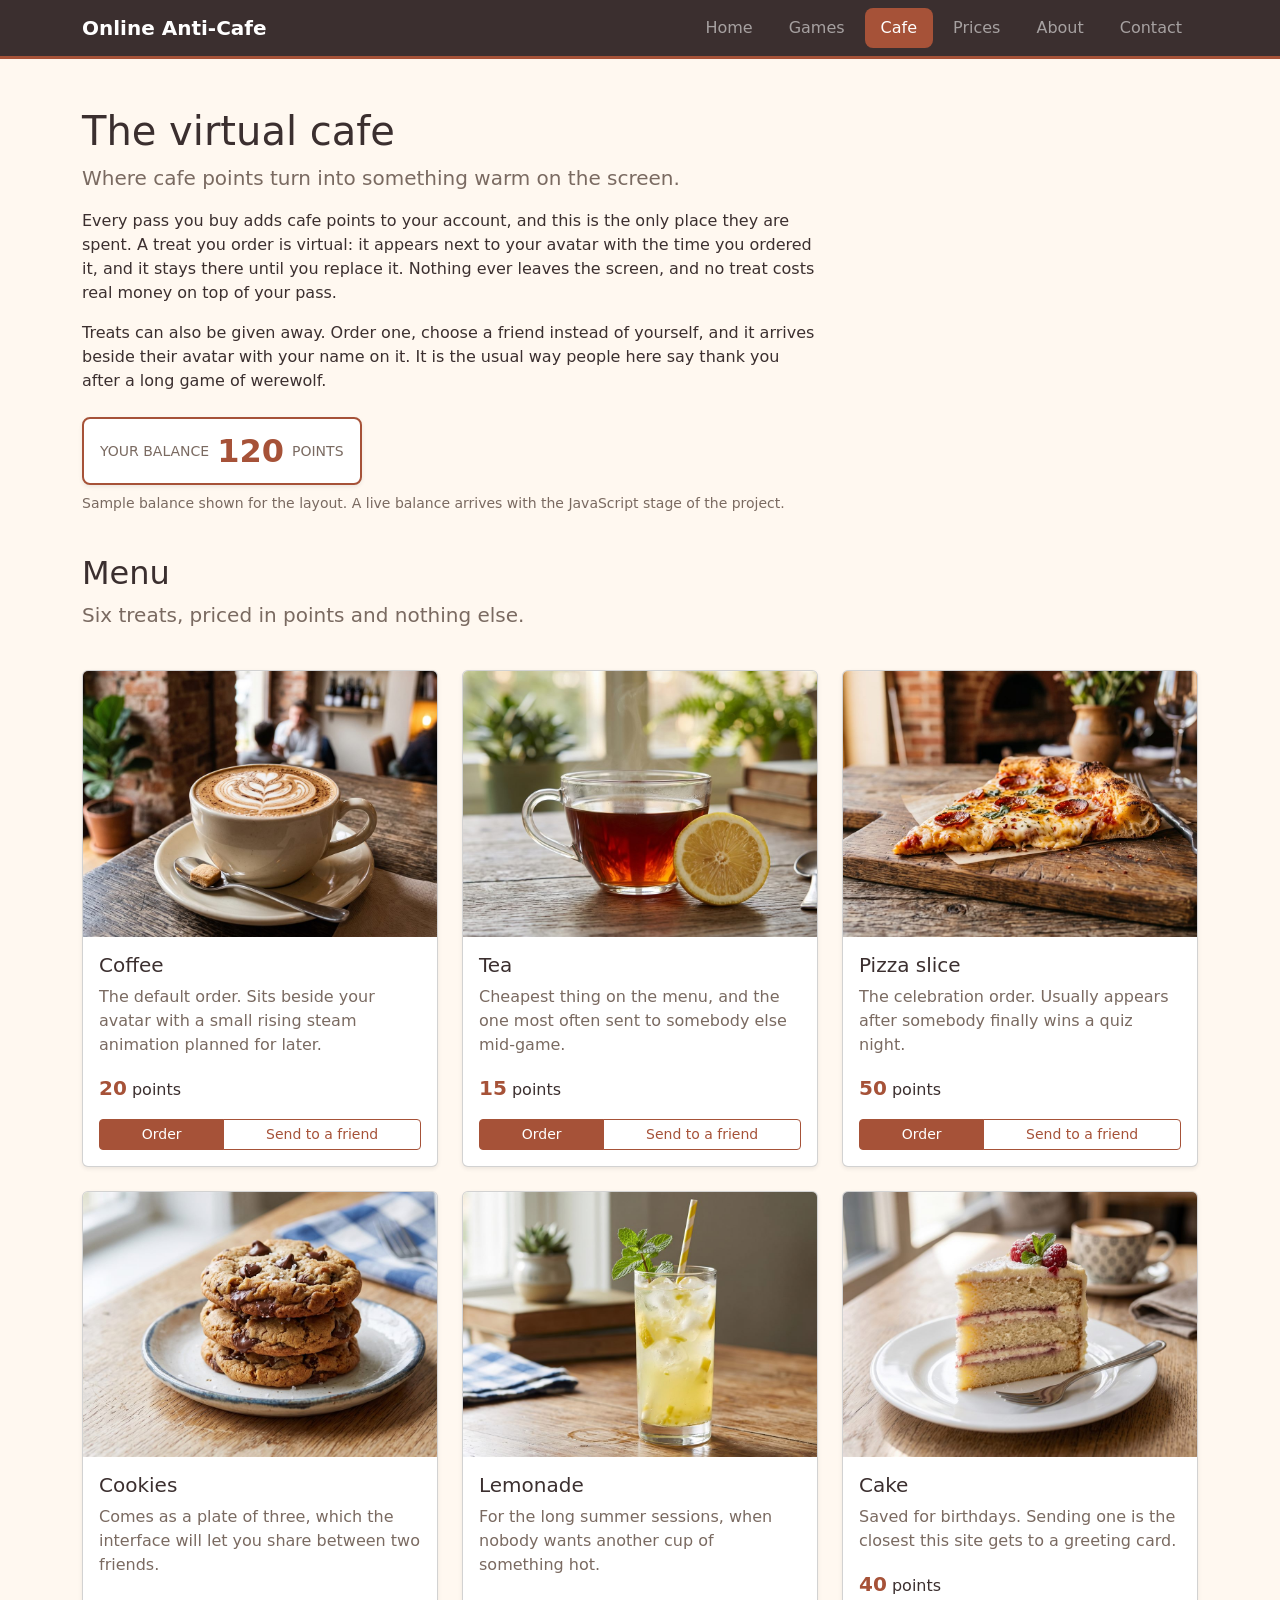
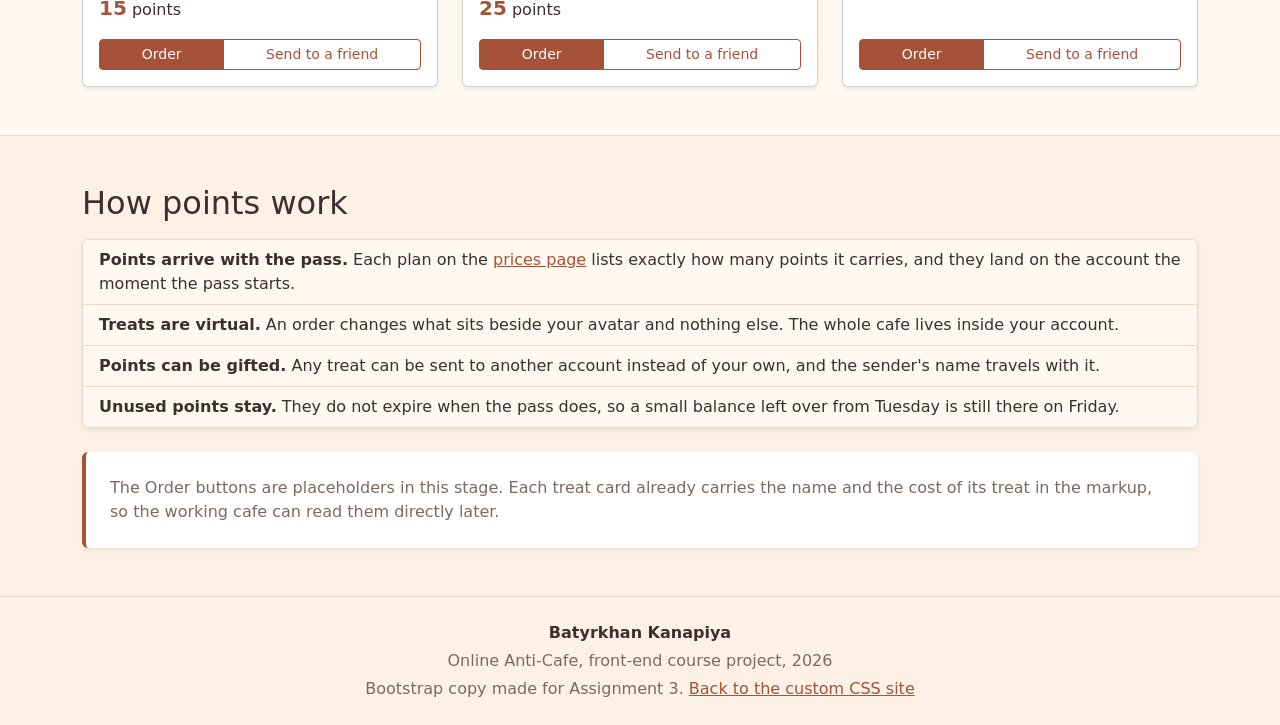
<file: bootstrap/cafe.html>
<!DOCTYPE html>
<html lang="en">

<head>
  <meta charset="utf-8">
  <meta name="viewport" content="width=device-width, initial-scale=1.0">
  <meta name="description" content="Spend the cafe points that come with your pass on virtual treats: coffee, tea, pizza, cookies, lemonade and cake, keep them or send them to a friend.">
  <title>Cafe | Online Anti-Cafe</title>
  <link rel="stylesheet" href="https://cdn.jsdelivr.net/npm/bootstrap@5.3.3/dist/css/bootstrap.min.css" integrity="sha384-QWTKZyjpPEjISv5WaRU9OFeRpok6YctnYmDr5pNlyT2bRjXh0JMhjY6hW+ALEwIH" crossorigin="anonymous">
  <link rel="stylesheet" href="css/style.css">
  <link rel="icon" type="image/png" href="../images/favicon.png">
</head>

<body>

  <a class="visually-hidden-focusable" href="#main">Skip to main content</a>

  <!-- header -->
  <header>
    <nav class="navbar navbar-expand-lg bg-dark border-bottom border-3 border-primary" data-bs-theme="dark" aria-label="Main navigation">
      <div class="container">
        <a class="navbar-brand fw-bold" href="index.html">Online Anti-Cafe</a>
        <button class="navbar-toggler" type="button" data-bs-toggle="collapse" data-bs-target="#main-nav" aria-controls="main-nav" aria-expanded="false" aria-label="Toggle navigation">
          <span class="navbar-toggler-icon"></span>
        </button>
        <div class="collapse navbar-collapse" id="main-nav">
          <ul class="navbar-nav ms-auto gap-1 py-2 py-lg-0">
            <li class="nav-item"><a class="nav-link rounded-3 px-3" href="index.html">Home</a></li>
            <li class="nav-item"><a class="nav-link rounded-3 px-3" href="games.html">Games</a></li>
            <li class="nav-item"><a class="nav-link active text-bg-primary rounded-3 px-3" aria-current="page" href="cafe.html">Cafe</a></li>
            <li class="nav-item"><a class="nav-link rounded-3 px-3" href="prices.html">Prices</a></li>
            <li class="nav-item"><a class="nav-link rounded-3 px-3" href="about.html">About</a></li>
            <li class="nav-item"><a class="nav-link rounded-3 px-3" href="contact.html">Contact</a></li>
          </ul>
        </div>
      </div>
    </nav>
  </header>

  <main id="main">

    <section class="pt-5 pb-4">
      <div class="container">
        <div class="row">
          <div class="col-12 col-lg-8">
            <h1>The virtual cafe</h1>
            <p class="lead text-body-secondary">Where cafe points turn into something warm on the screen.</p>
            <p>Every pass you buy adds cafe points to your account, and this is the only place they are spent.
              A treat you order is virtual: it appears next to your avatar with the time you ordered it, and
              it stays there until you replace it. Nothing ever leaves the screen, and no treat costs real
              money on top of your pass.</p>
            <p>Treats can also be given away. Order one, choose a friend instead of yourself, and it arrives
              beside their avatar with your name on it. It is the usual way people here say thank you after a
              long game of werewolf.</p>

            <div class="d-inline-flex flex-wrap align-items-center gap-2 bg-white border border-2 border-primary rounded-3 shadow-sm px-3 py-2 mt-2">
              <span class="text-uppercase small text-body-secondary">Your balance</span>
              <span class="fs-2 fw-bold text-primary">120</span>
              <span class="text-uppercase small text-body-secondary">points</span>
            </div>
            <p class="small text-body-secondary mt-2">Sample balance shown for the layout. A live balance
              arrives with the JavaScript stage of the project.</p>
          </div>
        </div>
      </div>
    </section>

    <section class="pb-5">
      <div class="container">
        <h2>Menu</h2>
        <p class="lead text-body-secondary">Six treats, priced in points and nothing else.</p>

        <!-- card grid -->
        <div class="row row-cols-1 row-cols-sm-2 row-cols-lg-3 g-4 mt-1 mt-lg-3">
          <div class="col">
            <article class="card h-100 shadow-sm" data-treat="coffee" data-cost="20">
              <div class="ratio ratio-4x3">
                <img class="card-img-top object-fit-cover" src="../images/treat-coffee.jpg" alt="A cup of coffee with a pattern in the foam on a saucer">
              </div>
              <div class="card-body">
                <h3 class="card-title h5">Coffee</h3>
                <p class="card-text text-body-secondary">The default order. Sits beside your avatar with a
                  small rising steam animation planned for later.</p>
                <p class="card-text"><span class="fs-5 fw-bold text-primary" data-cost="20">20</span> points</p>
              </div>
              <div class="card-footer bg-transparent border-top-0 pt-0 pb-3">
                <div class="btn-group w-100" role="group" aria-label="Coffee">
                  <button class="btn btn-primary btn-sm" type="button" data-action="order">Order</button>
                  <button class="btn btn-outline-primary btn-sm" type="button" data-action="gift">Send to a friend</button>
                </div>
              </div>
            </article>
          </div>

          <div class="col">
            <article class="card h-100 shadow-sm" data-treat="tea" data-cost="15">
              <div class="ratio ratio-4x3">
                <img class="card-img-top object-fit-cover" src="../images/treat-tea.jpg" alt="A glass cup of black tea with a slice of lemon beside it">
              </div>
              <div class="card-body">
                <h3 class="card-title h5">Tea</h3>
                <p class="card-text text-body-secondary">Cheapest thing on the menu, and the one most often
                  sent to somebody else mid-game.</p>
                <p class="card-text"><span class="fs-5 fw-bold text-primary" data-cost="15">15</span> points</p>
              </div>
              <div class="card-footer bg-transparent border-top-0 pt-0 pb-3">
                <div class="btn-group w-100" role="group" aria-label="Tea">
                  <button class="btn btn-primary btn-sm" type="button" data-action="order">Order</button>
                  <button class="btn btn-outline-primary btn-sm" type="button" data-action="gift">Send to a friend</button>
                </div>
              </div>
            </article>
          </div>

          <div class="col">
            <article class="card h-100 shadow-sm" data-treat="pizza" data-cost="50">
              <div class="ratio ratio-4x3">
                <img class="card-img-top object-fit-cover" src="../images/treat-pizza.jpg" alt="A single slice of pizza with melted cheese on a wooden board">
              </div>
              <div class="card-body">
                <h3 class="card-title h5">Pizza slice</h3>
                <p class="card-text text-body-secondary">The celebration order. Usually appears after somebody
                  finally wins a quiz night.</p>
                <p class="card-text"><span class="fs-5 fw-bold text-primary" data-cost="50">50</span> points</p>
              </div>
              <div class="card-footer bg-transparent border-top-0 pt-0 pb-3">
                <div class="btn-group w-100" role="group" aria-label="Pizza slice">
                  <button class="btn btn-primary btn-sm" type="button" data-action="order">Order</button>
                  <button class="btn btn-outline-primary btn-sm" type="button" data-action="gift">Send to a friend</button>
                </div>
              </div>
            </article>
          </div>

          <div class="col">
            <article class="card h-100 shadow-sm" data-treat="cookies" data-cost="15">
              <div class="ratio ratio-4x3">
                <img class="card-img-top object-fit-cover" src="../images/treat-cookies.jpg" alt="Three chocolate chip cookies stacked on a small plate">
              </div>
              <div class="card-body">
                <h3 class="card-title h5">Cookies</h3>
                <p class="card-text text-body-secondary">Comes as a plate of three, which the interface will
                  let you share between two friends.</p>
                <p class="card-text"><span class="fs-5 fw-bold text-primary" data-cost="15">15</span> points</p>
              </div>
              <div class="card-footer bg-transparent border-top-0 pt-0 pb-3">
                <div class="btn-group w-100" role="group" aria-label="Cookies">
                  <button class="btn btn-primary btn-sm" type="button" data-action="order">Order</button>
                  <button class="btn btn-outline-primary btn-sm" type="button" data-action="gift">Send to a friend</button>
                </div>
              </div>
            </article>
          </div>

          <div class="col">
            <article class="card h-100 shadow-sm" data-treat="lemonade" data-cost="25">
              <div class="ratio ratio-4x3">
                <img class="card-img-top object-fit-cover" src="../images/treat-lemonade.jpg" alt="A tall glass of lemonade with ice and a sprig of mint">
              </div>
              <div class="card-body">
                <h3 class="card-title h5">Lemonade</h3>
                <p class="card-text text-body-secondary">For the long summer sessions, when nobody wants
                  another cup of something hot.</p>
                <p class="card-text"><span class="fs-5 fw-bold text-primary" data-cost="25">25</span> points</p>
              </div>
              <div class="card-footer bg-transparent border-top-0 pt-0 pb-3">
                <div class="btn-group w-100" role="group" aria-label="Lemonade">
                  <button class="btn btn-primary btn-sm" type="button" data-action="order">Order</button>
                  <button class="btn btn-outline-primary btn-sm" type="button" data-action="gift">Send to a friend</button>
                </div>
              </div>
            </article>
          </div>

          <div class="col">
            <article class="card h-100 shadow-sm" data-treat="cake" data-cost="40">
              <div class="ratio ratio-4x3">
                <img class="card-img-top object-fit-cover" src="../images/treat-cake.jpg" alt="A slice of layered sponge cake on a white plate with a fork">
              </div>
              <div class="card-body">
                <h3 class="card-title h5">Cake</h3>
                <p class="card-text text-body-secondary">Saved for birthdays. Sending one is the closest this
                  site gets to a greeting card.</p>
                <p class="card-text"><span class="fs-5 fw-bold text-primary" data-cost="40">40</span> points</p>
              </div>
              <div class="card-footer bg-transparent border-top-0 pt-0 pb-3">
                <div class="btn-group w-100" role="group" aria-label="Cake">
                  <button class="btn btn-primary btn-sm" type="button" data-action="order">Order</button>
                  <button class="btn btn-outline-primary btn-sm" type="button" data-action="gift">Send to a friend</button>
                </div>
              </div>
            </article>
          </div>
        </div>
      </div>
    </section>

    <section class="bg-body-tertiary border-top py-5">
      <div class="container">
        <h2>How points work</h2>
        <ul class="list-group shadow-sm mt-3">
          <li class="list-group-item"><strong>Points arrive with the pass.</strong> Each plan on the
            <a href="prices.html">prices page</a> lists exactly how many points it carries, and they land on
            the account the moment the pass starts.</li>
          <li class="list-group-item"><strong>Treats are virtual.</strong> An order changes what sits beside
            your avatar and nothing else. The whole cafe lives inside your account.</li>
          <li class="list-group-item"><strong>Points can be gifted.</strong> Any treat can be sent to another
            account instead of your own, and the sender's name travels with it.</li>
          <li class="list-group-item"><strong>Unused points stay.</strong> They do not expire when the pass
            does, so a small balance left over from Tuesday is still there on Friday.</li>
        </ul>
        <div class="card border-0 border-start border-4 border-primary shadow-sm mt-4">
          <div class="card-body p-3 p-md-4">
            <p class="card-text text-body-secondary">The Order buttons are placeholders in this stage. Each
              treat card already carries the name and the cost of its treat in the markup, so the working
              cafe can read them directly later.</p>
          </div>
        </div>
      </div>
    </section>

  </main>

  <!-- footer -->
  <footer class="bg-body-tertiary border-top text-center py-4">
    <div class="container">
      <p class="fw-bold mb-1">Batyrkhan Kanapiya</p>
      <p class="text-body-secondary mb-1">Online Anti-Cafe, front-end course project, 2026</p>
      <p class="text-body-secondary mb-0">Bootstrap copy made for Assignment 3.
        <a href="../index.html">Back to the custom CSS site</a></p>
    </div>
  </footer>

  <script src="https://cdn.jsdelivr.net/npm/bootstrap@5.3.3/dist/js/bootstrap.bundle.min.js" integrity="sha384-YvpcrYf0tY3lHB60NNkmXc5s9fDVZLESaAA55NDzOxhy9GkcIdslK1eN7N6jIeHz" crossorigin="anonymous"></script>

</body>

</html>
</file>
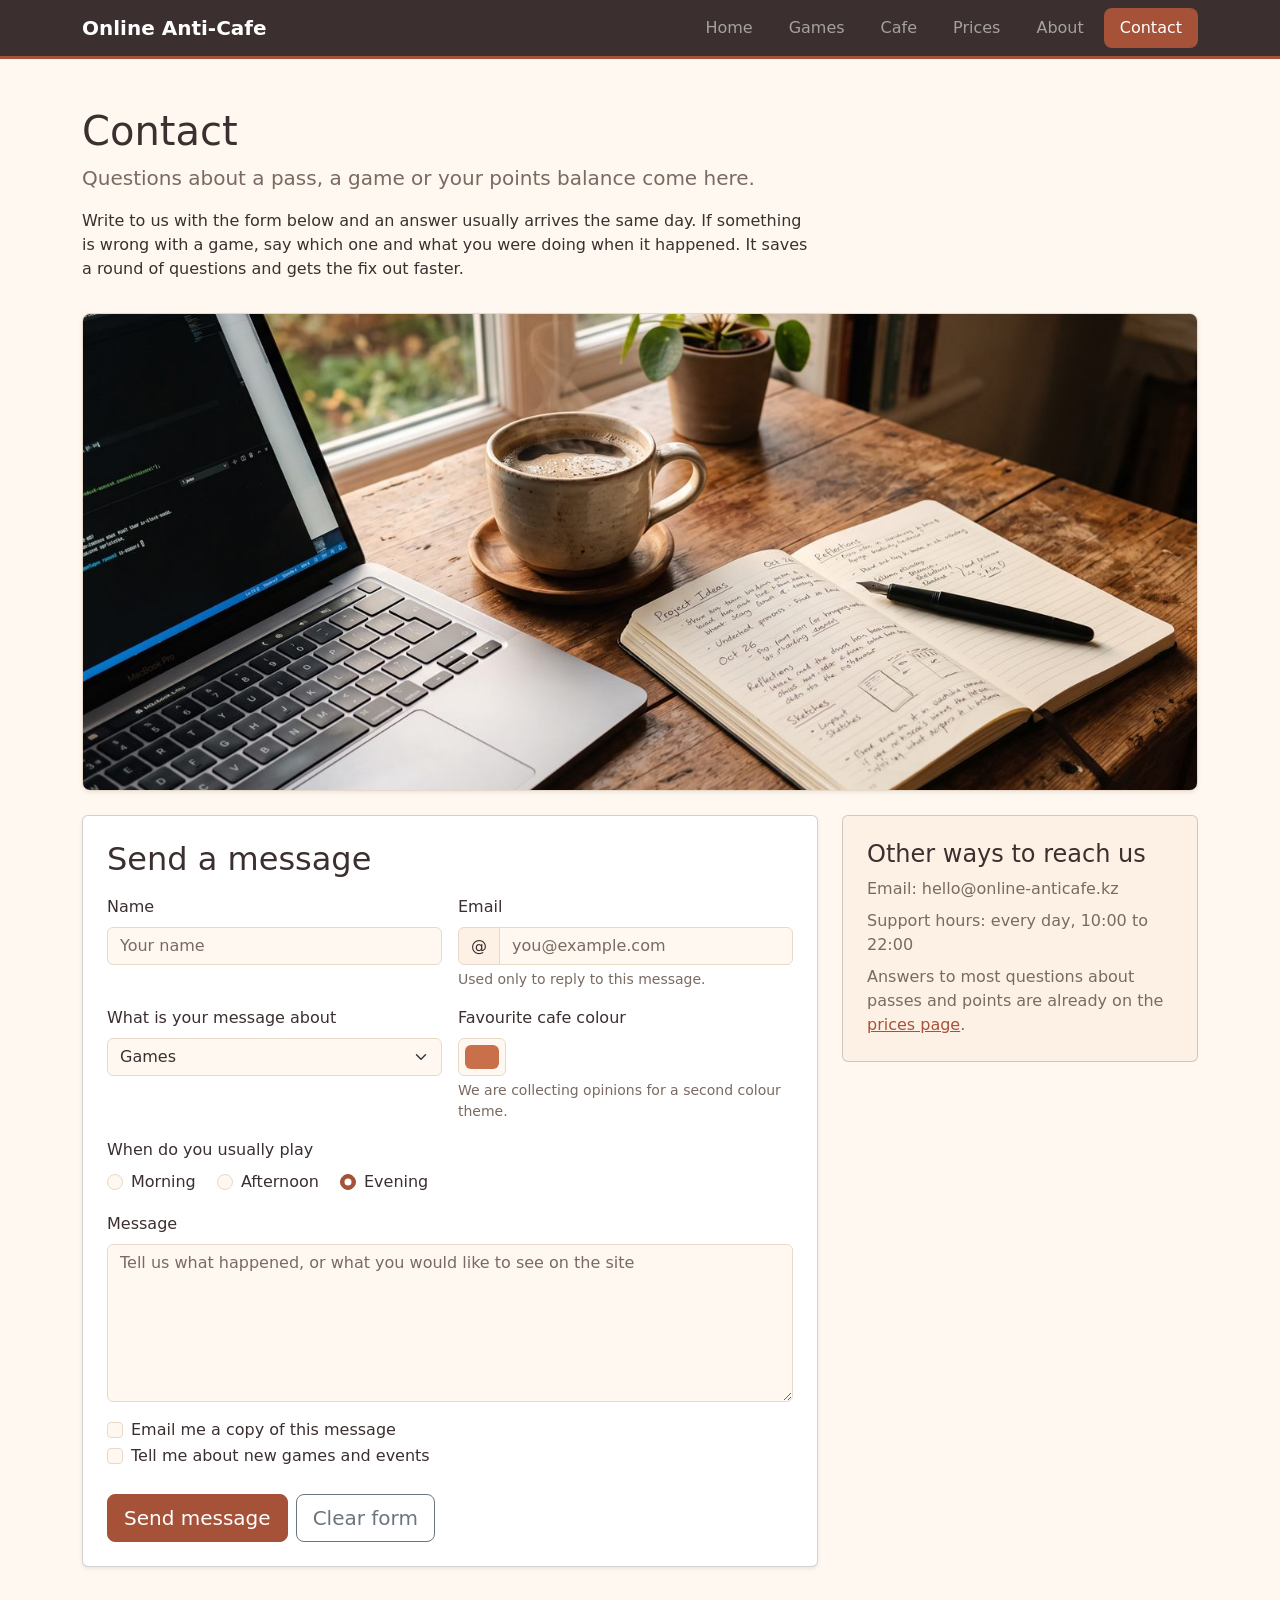
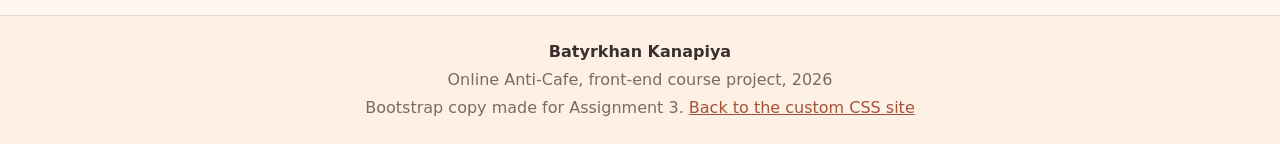
<file: bootstrap/contact.html>
<!DOCTYPE html>
<html lang="en">

<head>
  <meta charset="utf-8">
  <meta name="viewport" content="width=device-width, initial-scale=1.0">
  <meta name="description" content="Contact the Online Anti-Cafe about games, cafe points or passes using the message form.">
  <title>Contact | Online Anti-Cafe</title>
  <link rel="stylesheet" href="https://cdn.jsdelivr.net/npm/bootstrap@5.3.3/dist/css/bootstrap.min.css" integrity="sha384-QWTKZyjpPEjISv5WaRU9OFeRpok6YctnYmDr5pNlyT2bRjXh0JMhjY6hW+ALEwIH" crossorigin="anonymous">
  <link rel="stylesheet" href="css/style.css">
  <link rel="icon" type="image/png" href="../images/favicon.png">
</head>

<body>

  <a class="visually-hidden-focusable" href="#main">Skip to main content</a>

  <!-- header -->
  <header>
    <nav class="navbar navbar-expand-lg bg-dark border-bottom border-3 border-primary" data-bs-theme="dark" aria-label="Main navigation">
      <div class="container">
        <a class="navbar-brand fw-bold" href="index.html">Online Anti-Cafe</a>
        <button class="navbar-toggler" type="button" data-bs-toggle="collapse" data-bs-target="#main-nav" aria-controls="main-nav" aria-expanded="false" aria-label="Toggle navigation">
          <span class="navbar-toggler-icon"></span>
        </button>
        <div class="collapse navbar-collapse" id="main-nav">
          <ul class="navbar-nav ms-auto gap-1 py-2 py-lg-0">
            <li class="nav-item"><a class="nav-link rounded-3 px-3" href="index.html">Home</a></li>
            <li class="nav-item"><a class="nav-link rounded-3 px-3" href="games.html">Games</a></li>
            <li class="nav-item"><a class="nav-link rounded-3 px-3" href="cafe.html">Cafe</a></li>
            <li class="nav-item"><a class="nav-link rounded-3 px-3" href="prices.html">Prices</a></li>
            <li class="nav-item"><a class="nav-link rounded-3 px-3" href="about.html">About</a></li>
            <li class="nav-item"><a class="nav-link active text-bg-primary rounded-3 px-3" aria-current="page" href="contact.html">Contact</a></li>
          </ul>
        </div>
      </div>
    </nav>
  </header>

  <main id="main">

    <section class="pt-5 pb-4">
      <div class="container">
        <div class="row">
          <div class="col-12 col-lg-8">
            <h1>Contact</h1>
            <p class="lead text-body-secondary">Questions about a pass, a game or your points balance come
              here.</p>
            <p>Write to us with the form below and an answer usually arrives the same day. If something is
              wrong with a game, say which one and what you were doing when it happened. It saves a round of
              questions and gets the fix out faster.</p>
          </div>
        </div>
        <div class="ratio ratio-21x9 mt-3">
          <img class="object-fit-cover rounded-3 border shadow-sm" src="../images/contact.jpg" alt="An open notebook and a cup of coffee beside a laptop keyboard in warm light">
        </div>
      </div>
    </section>

    <section class="pb-5">
      <div class="container">
        <div class="row g-4">

          <!-- form -->
          <div class="col-12 col-lg-8">
            <div class="card shadow-sm">
              <div class="card-body p-3 p-md-4">
                <h2 class="card-title mb-3">Send a message</h2>

                <form id="contact-form" class="row g-3" action="#" method="post">
                  <div class="col-12 col-md-6">
                    <label class="form-label" for="name">Name</label>
                    <input class="form-control" type="text" id="name" name="name" placeholder="Your name" autocomplete="name" required>
                  </div>

                  <div class="col-12 col-md-6">
                    <label class="form-label" for="email">Email</label>
                    <div class="input-group">
                      <span class="input-group-text" id="email-addon">@</span>
                      <input class="form-control" type="email" id="email" name="email" placeholder="you@example.com" autocomplete="email" aria-describedby="email-addon email-hint" required>
                    </div>
                    <div class="form-text" id="email-hint">Used only to reply to this message.</div>
                  </div>

                  <div class="col-12 col-md-6">
                    <label class="form-label" for="subject">What is your message about</label>
                    <select class="form-select" id="subject" name="subject">
                      <option value="games">Games</option>
                      <option value="points">Cafe points</option>
                      <option value="passes">Passes</option>
                      <option value="other">Something else</option>
                    </select>
                  </div>

                  <div class="col-12 col-md-6">
                    <label class="form-label" for="cafe-color">Favourite cafe colour</label>
                    <input class="form-control form-control-color" type="color" id="cafe-color" name="cafe-color" value="#C96F4A" aria-describedby="color-hint">
                    <div class="form-text" id="color-hint">We are collecting opinions for a second colour theme.</div>
                  </div>

                  <!-- radio buttons -->
                  <fieldset class="col-12">
                    <legend class="form-label fs-6">When do you usually play</legend>
                    <div class="form-check form-check-inline">
                      <input class="form-check-input" type="radio" id="time-morning" name="playtime" value="morning">
                      <label class="form-check-label" for="time-morning">Morning</label>
                    </div>
                    <div class="form-check form-check-inline">
                      <input class="form-check-input" type="radio" id="time-afternoon" name="playtime" value="afternoon">
                      <label class="form-check-label" for="time-afternoon">Afternoon</label>
                    </div>
                    <div class="form-check form-check-inline">
                      <input class="form-check-input" type="radio" id="time-evening" name="playtime" value="evening" checked>
                      <label class="form-check-label" for="time-evening">Evening</label>
                    </div>
                  </fieldset>

                  <div class="col-12">
                    <label class="form-label" for="message">Message</label>
                    <textarea class="form-control" id="message" name="message" rows="6" placeholder="Tell us what happened, or what you would like to see on the site"></textarea>
                  </div>

                  <div class="col-12">
                    <div class="form-check">
                      <input class="form-check-input" type="checkbox" id="send-copy" name="send-copy" value="yes">
                      <label class="form-check-label" for="send-copy">Email me a copy of this message</label>
                    </div>
                    <div class="form-check">
                      <input class="form-check-input" type="checkbox" id="event-news" name="event-news" value="yes">
                      <label class="form-check-label" for="event-news">Tell me about new games and events</label>
                    </div>
                  </div>

                  <!-- buttons -->
                  <div class="col-12 d-grid d-sm-flex gap-2 pt-2">
                    <button class="btn btn-primary btn-lg" type="submit">Send message</button>
                    <button class="btn btn-outline-secondary btn-lg" type="reset">Clear form</button>
                  </div>
                </form>
              </div>
            </div>
          </div>

          <div class="col-12 col-lg-4">
            <div class="card bg-body-tertiary">
              <div class="card-body p-3 p-md-4">
                <h2 class="card-title h4">Other ways to reach us</h2>
                <p class="card-text text-body-secondary mb-2">Email: hello@online-anticafe.kz</p>
                <p class="card-text text-body-secondary mb-2">Support hours: every day, 10:00 to 22:00</p>
                <p class="card-text text-body-secondary">Answers to most questions about passes and points are
                  already on the <a href="prices.html">prices page</a>.</p>
              </div>
            </div>
          </div>

        </div>
      </div>
    </section>

  </main>

  <!-- footer -->
  <footer class="bg-body-tertiary border-top text-center py-4">
    <div class="container">
      <p class="fw-bold mb-1">Batyrkhan Kanapiya</p>
      <p class="text-body-secondary mb-1">Online Anti-Cafe, front-end course project, 2026</p>
      <p class="text-body-secondary mb-0">Bootstrap copy made for Assignment 3.
        <a href="../index.html">Back to the custom CSS site</a></p>
    </div>
  </footer>

  <script src="https://cdn.jsdelivr.net/npm/bootstrap@5.3.3/dist/js/bootstrap.bundle.min.js" integrity="sha384-YvpcrYf0tY3lHB60NNkmXc5s9fDVZLESaAA55NDzOxhy9GkcIdslK1eN7N6jIeHz" crossorigin="anonymous"></script>

</body>

</html>
</file>
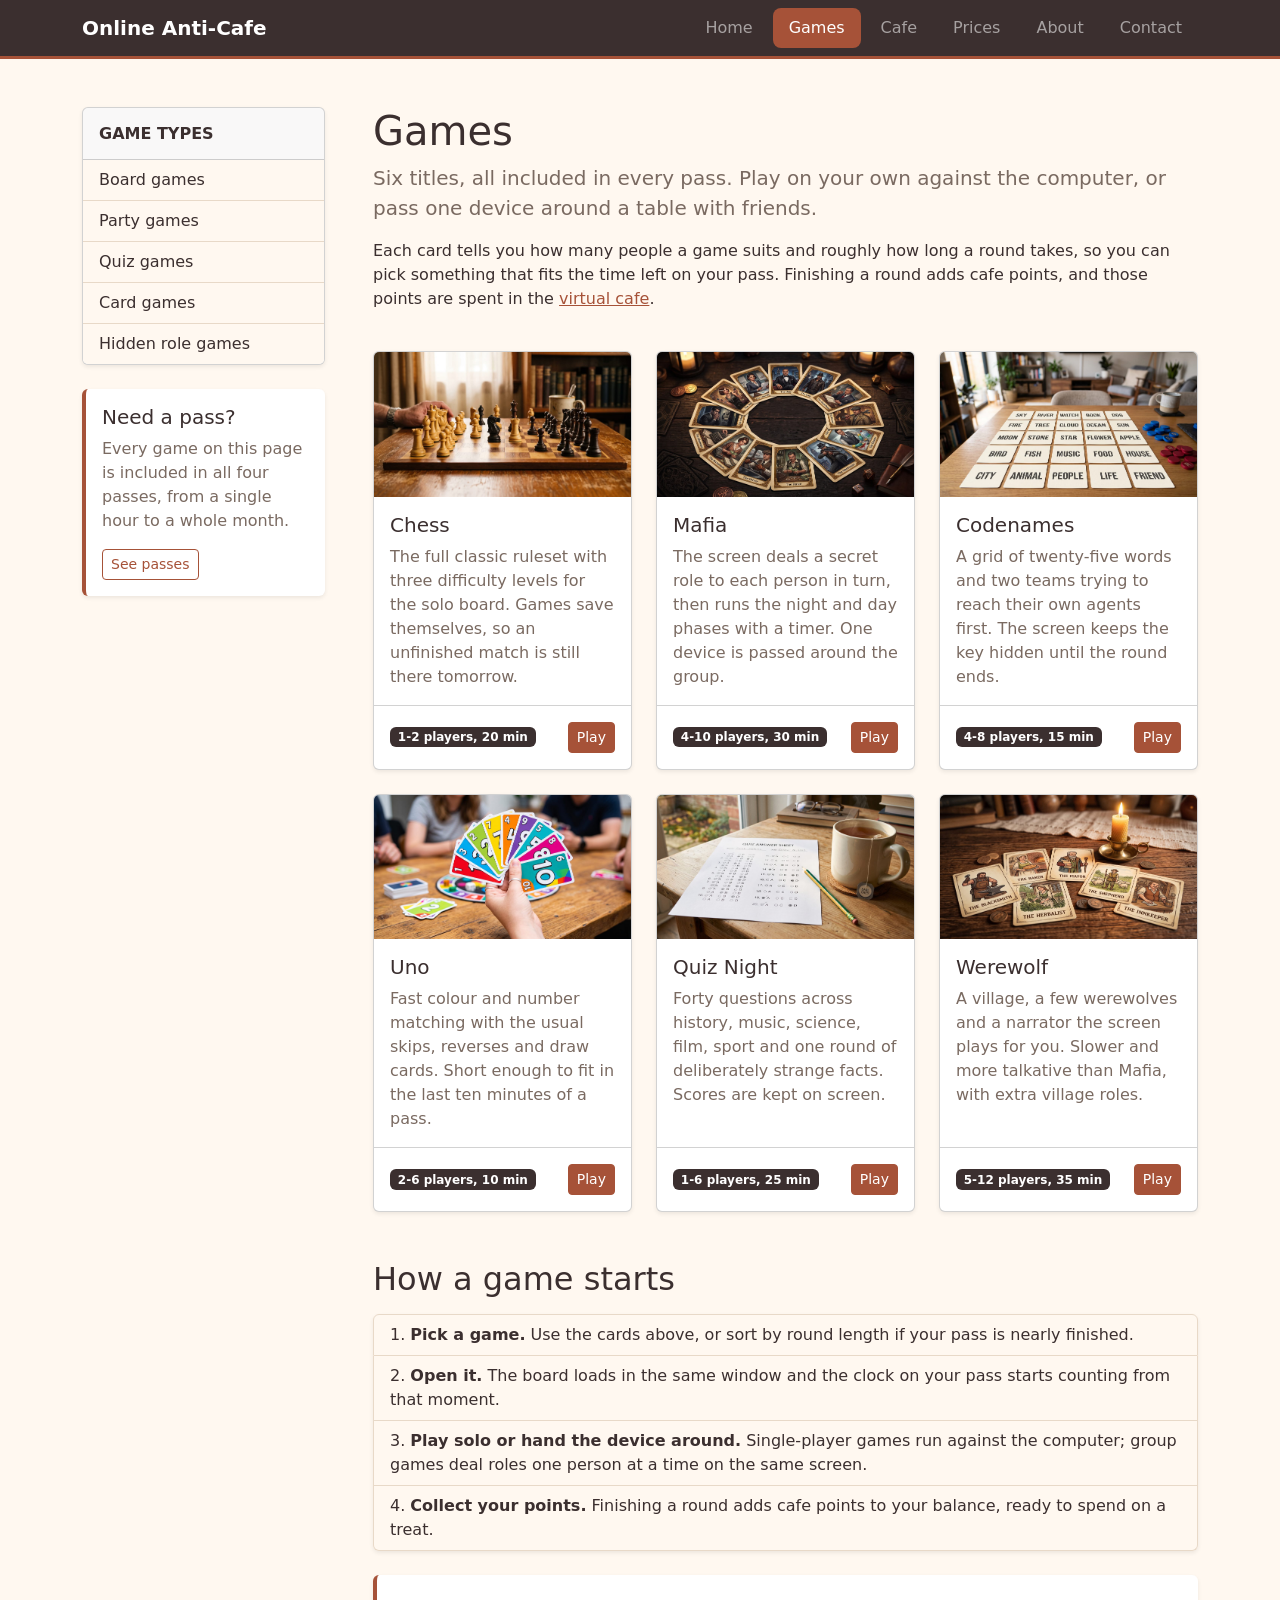
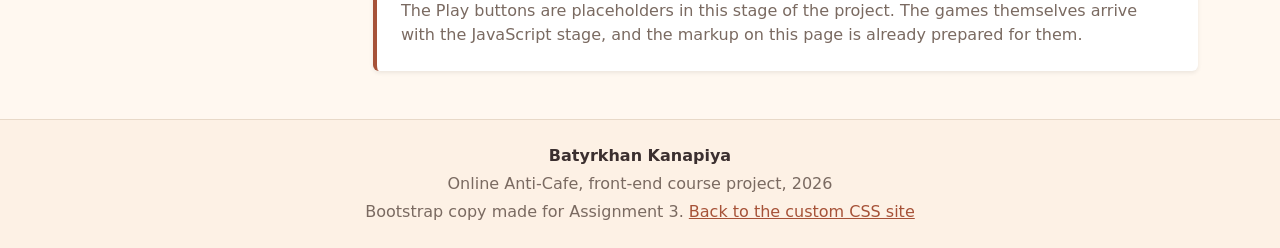
<file: bootstrap/games.html>
<!DOCTYPE html>
<html lang="en">

<head>
  <meta charset="utf-8">
  <meta name="viewport" content="width=device-width, initial-scale=1.0">
  <meta name="description" content="Six minigames included in every pass at the Online Anti-Cafe: chess, mafia, codenames, uno, quiz night and werewolf.">
  <title>Games | Online Anti-Cafe</title>
  <link rel="stylesheet" href="https://cdn.jsdelivr.net/npm/bootstrap@5.3.3/dist/css/bootstrap.min.css" integrity="sha384-QWTKZyjpPEjISv5WaRU9OFeRpok6YctnYmDr5pNlyT2bRjXh0JMhjY6hW+ALEwIH" crossorigin="anonymous">
  <link rel="stylesheet" href="css/style.css">
  <link rel="icon" type="image/png" href="../images/favicon.png">
</head>

<body>

  <a class="visually-hidden-focusable" href="#main">Skip to main content</a>

  <!-- header -->
  <header>
    <nav class="navbar navbar-expand-lg bg-dark border-bottom border-3 border-primary" data-bs-theme="dark" aria-label="Main navigation">
      <div class="container">
        <a class="navbar-brand fw-bold" href="index.html">Online Anti-Cafe</a>
        <button class="navbar-toggler" type="button" data-bs-toggle="collapse" data-bs-target="#main-nav" aria-controls="main-nav" aria-expanded="false" aria-label="Toggle navigation">
          <span class="navbar-toggler-icon"></span>
        </button>
        <div class="collapse navbar-collapse" id="main-nav">
          <ul class="navbar-nav ms-auto gap-1 py-2 py-lg-0">
            <li class="nav-item"><a class="nav-link rounded-3 px-3" href="index.html">Home</a></li>
            <li class="nav-item"><a class="nav-link active text-bg-primary rounded-3 px-3" aria-current="page" href="games.html">Games</a></li>
            <li class="nav-item"><a class="nav-link rounded-3 px-3" href="cafe.html">Cafe</a></li>
            <li class="nav-item"><a class="nav-link rounded-3 px-3" href="prices.html">Prices</a></li>
            <li class="nav-item"><a class="nav-link rounded-3 px-3" href="about.html">About</a></li>
            <li class="nav-item"><a class="nav-link rounded-3 px-3" href="contact.html">Contact</a></li>
          </ul>
        </div>
      </div>
    </nav>
  </header>

  <!-- page grid -->
  <div class="container py-4 py-lg-5">
    <div class="row g-4 g-lg-5">

      <main id="main" class="col-12 col-lg-9">
        <h1>Games</h1>
        <p class="lead text-body-secondary">Six titles, all included in every pass. Play on your own against
          the computer, or pass one device around a table with friends.</p>
        <p>Each card tells you how many people a game suits and roughly how long a round takes, so you can
          pick something that fits the time left on your pass. Finishing a round adds cafe points, and those
          points are spent in the <a href="cafe.html">virtual cafe</a>.</p>

        <!-- card grid -->
        <div class="row row-cols-1 row-cols-md-2 row-cols-xl-3 g-4 mt-1 mt-lg-3">
          <div class="col">
            <article class="card h-100 shadow-sm" data-game="chess">
              <div class="ratio ratio-16x9">
                <img class="card-img-top object-fit-cover" src="../images/game-chess.jpg" alt="A wooden chess board in the middle of a game, seen from the side">
              </div>
              <div class="card-body">
                <h2 class="card-title h5">Chess</h2>
                <p class="card-text text-body-secondary">The full classic ruleset with three difficulty levels
                  for the solo board. Games save themselves, so an unfinished match is still there tomorrow.</p>
              </div>
              <div class="card-footer bg-transparent d-flex flex-wrap align-items-center justify-content-between gap-2 py-3">
                <span class="badge text-bg-dark">1-2 players, 20 min</span>
                <button class="btn btn-primary btn-sm" type="button" data-action="play">Play<span class="visually-hidden"> Chess</span></button>
              </div>
            </article>
          </div>

          <div class="col">
            <article class="card h-100 shadow-sm" data-game="mafia">
              <div class="ratio ratio-16x9">
                <img class="card-img-top object-fit-cover" src="../images/game-mafia.jpg" alt="A circle of playing cards with role illustrations laid out on a dark table">
              </div>
              <div class="card-body">
                <h2 class="card-title h5">Mafia</h2>
                <p class="card-text text-body-secondary">The screen deals a secret role to each person in
                  turn, then runs the night and day phases with a timer. One device is passed around the
                  group.</p>
              </div>
              <div class="card-footer bg-transparent d-flex flex-wrap align-items-center justify-content-between gap-2 py-3">
                <span class="badge text-bg-dark">4-10 players, 30 min</span>
                <button class="btn btn-primary btn-sm" type="button" data-action="play">Play<span class="visually-hidden"> Mafia</span></button>
              </div>
            </article>
          </div>

          <div class="col">
            <article class="card h-100 shadow-sm" data-game="codenames">
              <div class="ratio ratio-16x9">
                <img class="card-img-top object-fit-cover" src="../images/game-codenames.jpg" alt="A grid of word cards on a table with two coloured team markers beside it">
              </div>
              <div class="card-body">
                <h2 class="card-title h5">Codenames</h2>
                <p class="card-text text-body-secondary">A grid of twenty-five words and two teams trying to
                  reach their own agents first. The screen keeps the key hidden until the round ends.</p>
              </div>
              <div class="card-footer bg-transparent d-flex flex-wrap align-items-center justify-content-between gap-2 py-3">
                <span class="badge text-bg-dark">4-8 players, 15 min</span>
                <button class="btn btn-primary btn-sm" type="button" data-action="play">Play<span class="visually-hidden"> Codenames</span></button>
              </div>
            </article>
          </div>

          <div class="col">
            <article class="card h-100 shadow-sm" data-game="uno">
              <div class="ratio ratio-16x9">
                <img class="card-img-top object-fit-cover" src="../images/game-uno.jpg" alt="A fan of brightly coloured number cards held above a table">
              </div>
              <div class="card-body">
                <h2 class="card-title h5">Uno</h2>
                <p class="card-text text-body-secondary">Fast colour and number matching with the usual skips,
                  reverses and draw cards. Short enough to fit in the last ten minutes of a pass.</p>
              </div>
              <div class="card-footer bg-transparent d-flex flex-wrap align-items-center justify-content-between gap-2 py-3">
                <span class="badge text-bg-dark">2-6 players, 10 min</span>
                <button class="btn btn-primary btn-sm" type="button" data-action="play">Play<span class="visually-hidden"> Uno</span></button>
              </div>
            </article>
          </div>

          <div class="col">
            <article class="card h-100 shadow-sm" data-game="quiz-night">
              <div class="ratio ratio-16x9">
                <img class="card-img-top object-fit-cover" src="../images/game-quiz-night.jpg" alt="A quiz answer sheet and a pencil next to a mug of tea">
              </div>
              <div class="card-body">
                <h2 class="card-title h5">Quiz Night</h2>
                <p class="card-text text-body-secondary">Forty questions across history, music, science, film,
                  sport and one round of deliberately strange facts. Scores are kept on screen.</p>
              </div>
              <div class="card-footer bg-transparent d-flex flex-wrap align-items-center justify-content-between gap-2 py-3">
                <span class="badge text-bg-dark">1-6 players, 25 min</span>
                <button class="btn btn-primary btn-sm" type="button" data-action="play">Play<span class="visually-hidden"> Quiz Night</span></button>
              </div>
            </article>
          </div>

          <div class="col">
            <article class="card h-100 shadow-sm" data-game="werewolf">
              <div class="ratio ratio-16x9">
                <img class="card-img-top object-fit-cover" src="../images/game-werewolf.jpg" alt="Illustrated village role cards spread out beside a candle">
              </div>
              <div class="card-body">
                <h2 class="card-title h5">Werewolf</h2>
                <p class="card-text text-body-secondary">A village, a few werewolves and a narrator the screen
                  plays for you. Slower and more talkative than Mafia, with extra village roles.</p>
              </div>
              <div class="card-footer bg-transparent d-flex flex-wrap align-items-center justify-content-between gap-2 py-3">
                <span class="badge text-bg-dark">5-12 players, 35 min</span>
                <button class="btn btn-primary btn-sm" type="button" data-action="play">Play<span class="visually-hidden"> Werewolf</span></button>
              </div>
            </article>
          </div>
        </div>

        <section class="mt-5">
          <h2>How a game starts</h2>
          <ol class="list-group list-group-numbered shadow-sm mt-3">
            <li class="list-group-item"><strong>Pick a game.</strong> Use the cards above, or sort by round
              length if your pass is nearly finished.</li>
            <li class="list-group-item"><strong>Open it.</strong> The board loads in the same window and the
              clock on your pass starts counting from that moment.</li>
            <li class="list-group-item"><strong>Play solo or hand the device around.</strong> Single-player
              games run against the computer; group games deal roles one person at a time on the same
              screen.</li>
            <li class="list-group-item"><strong>Collect your points.</strong> Finishing a round adds cafe
              points to your balance, ready to spend on a treat.</li>
          </ol>
          <div class="card border-0 border-start border-4 border-primary shadow-sm mt-4">
            <div class="card-body p-3 p-md-4">
              <p class="card-text text-body-secondary">The Play buttons are placeholders in this stage of the
                project. The games themselves arrive with the JavaScript stage, and the markup on this page is
                already prepared for them.</p>
            </div>
          </div>
        </section>
      </main>

      <aside class="col-12 col-lg-3 order-lg-first" aria-label="Game types and passes">
        <div class="card shadow-sm">
          <h2 class="card-header h6 text-uppercase fw-bold py-3">Game types</h2>
          <ul class="list-group list-group-flush">
            <li class="list-group-item">Board games</li>
            <li class="list-group-item">Party games</li>
            <li class="list-group-item">Quiz games</li>
            <li class="list-group-item">Card games</li>
            <li class="list-group-item">Hidden role games</li>
          </ul>
        </div>

        <div class="card border-0 border-start border-4 border-primary shadow-sm mt-4">
          <div class="card-body">
            <h2 class="card-title h5">Need a pass?</h2>
            <p class="card-text text-body-secondary">Every game on this page is included in all four passes,
              from a single hour to a whole month.</p>
            <a class="btn btn-outline-primary btn-sm" href="prices.html">See passes</a>
          </div>
        </div>
      </aside>

    </div>
  </div>

  <!-- footer -->
  <footer class="bg-body-tertiary border-top text-center py-4">
    <div class="container">
      <p class="fw-bold mb-1">Batyrkhan Kanapiya</p>
      <p class="text-body-secondary mb-1">Online Anti-Cafe, front-end course project, 2026</p>
      <p class="text-body-secondary mb-0">Bootstrap copy made for Assignment 3.
        <a href="../index.html">Back to the custom CSS site</a></p>
    </div>
  </footer>

  <script src="https://cdn.jsdelivr.net/npm/bootstrap@5.3.3/dist/js/bootstrap.bundle.min.js" integrity="sha384-YvpcrYf0tY3lHB60NNkmXc5s9fDVZLESaAA55NDzOxhy9GkcIdslK1eN7N6jIeHz" crossorigin="anonymous"></script>

</body>

</html>
</file>
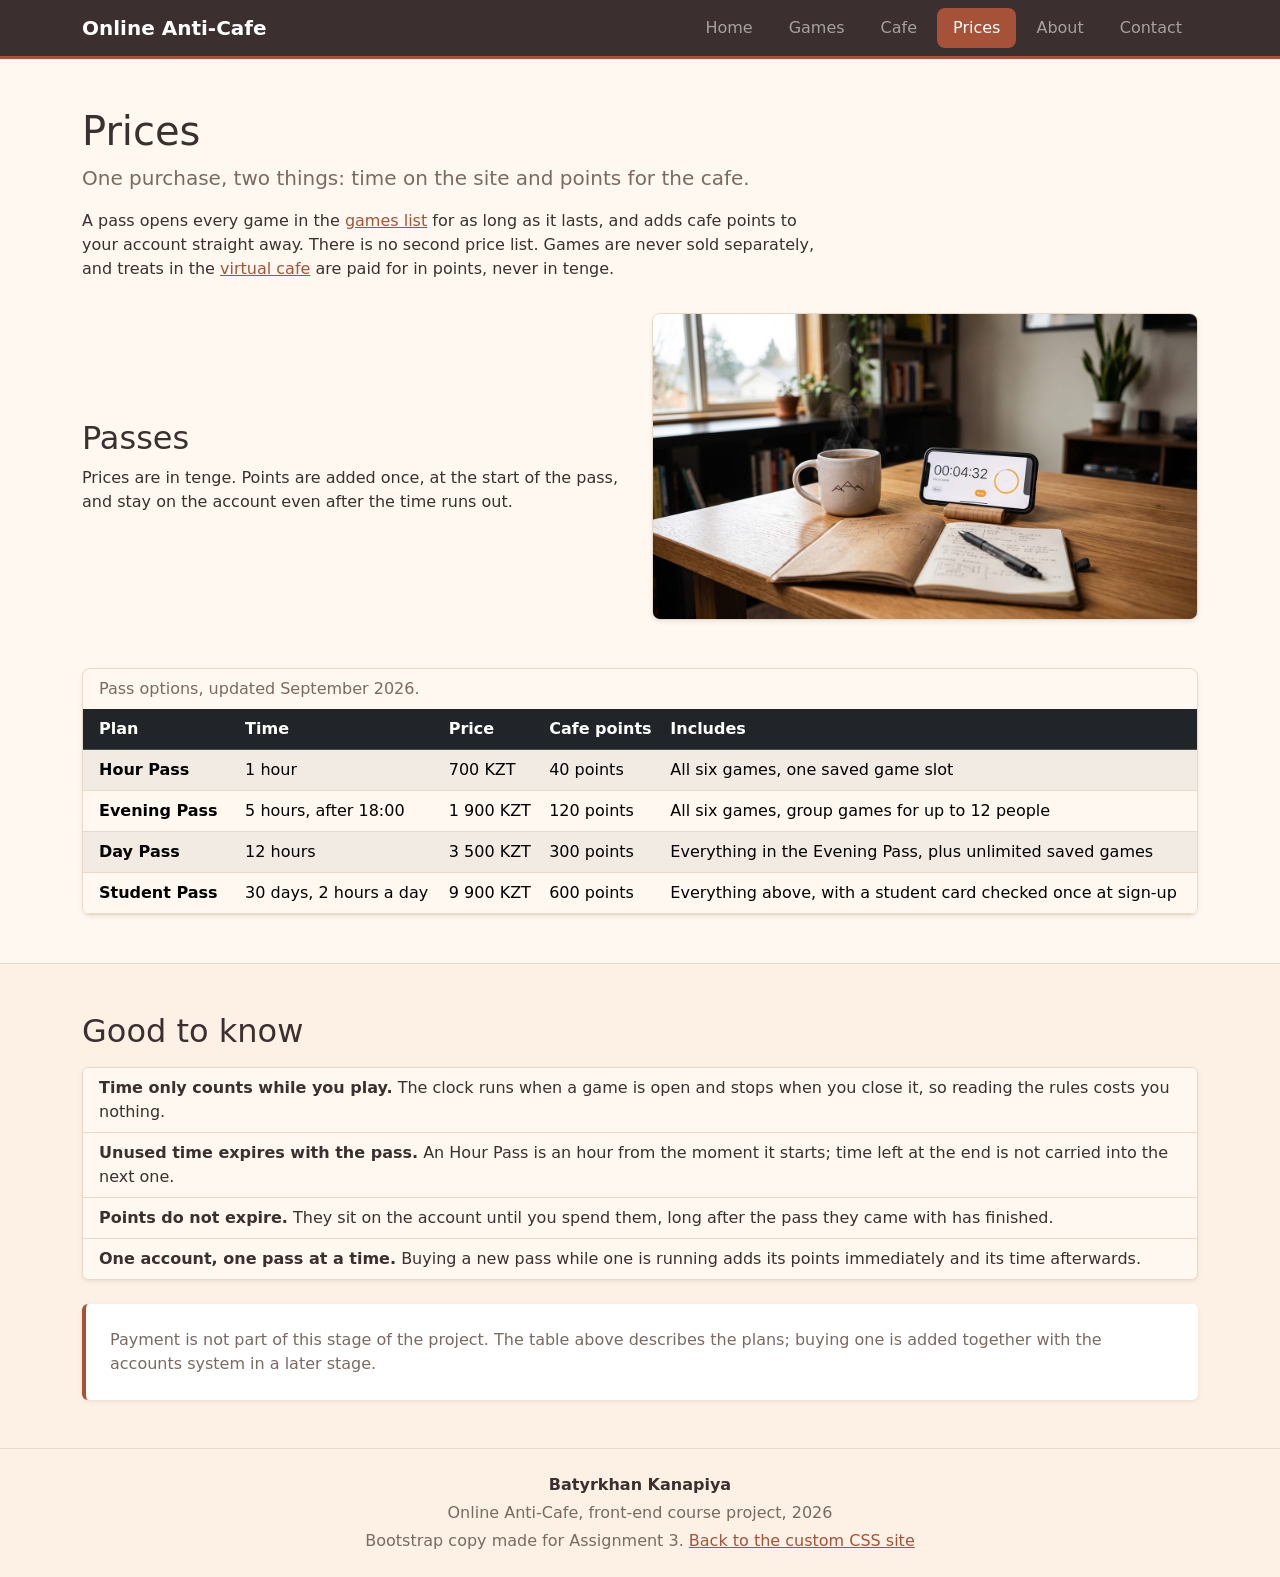
<file: bootstrap/prices.html>
<!DOCTYPE html>
<html lang="en">

<head>
  <meta charset="utf-8">
  <meta name="viewport" content="width=device-width, initial-scale=1.0">
  <meta name="description" content="Pass prices for the Online Anti-Cafe: hour, evening, day and student passes, each opening every game and carrying cafe points.">
  <title>Prices | Online Anti-Cafe</title>
  <link rel="stylesheet" href="https://cdn.jsdelivr.net/npm/bootstrap@5.3.3/dist/css/bootstrap.min.css" integrity="sha384-QWTKZyjpPEjISv5WaRU9OFeRpok6YctnYmDr5pNlyT2bRjXh0JMhjY6hW+ALEwIH" crossorigin="anonymous">
  <link rel="stylesheet" href="css/style.css">
  <link rel="icon" type="image/png" href="../images/favicon.png">
</head>

<body>

  <a class="visually-hidden-focusable" href="#main">Skip to main content</a>

  <!-- header -->
  <header>
    <nav class="navbar navbar-expand-lg bg-dark border-bottom border-3 border-primary" data-bs-theme="dark" aria-label="Main navigation">
      <div class="container">
        <a class="navbar-brand fw-bold" href="index.html">Online Anti-Cafe</a>
        <button class="navbar-toggler" type="button" data-bs-toggle="collapse" data-bs-target="#main-nav" aria-controls="main-nav" aria-expanded="false" aria-label="Toggle navigation">
          <span class="navbar-toggler-icon"></span>
        </button>
        <div class="collapse navbar-collapse" id="main-nav">
          <ul class="navbar-nav ms-auto gap-1 py-2 py-lg-0">
            <li class="nav-item"><a class="nav-link rounded-3 px-3" href="index.html">Home</a></li>
            <li class="nav-item"><a class="nav-link rounded-3 px-3" href="games.html">Games</a></li>
            <li class="nav-item"><a class="nav-link rounded-3 px-3" href="cafe.html">Cafe</a></li>
            <li class="nav-item"><a class="nav-link active text-bg-primary rounded-3 px-3" aria-current="page" href="prices.html">Prices</a></li>
            <li class="nav-item"><a class="nav-link rounded-3 px-3" href="about.html">About</a></li>
            <li class="nav-item"><a class="nav-link rounded-3 px-3" href="contact.html">Contact</a></li>
          </ul>
        </div>
      </div>
    </nav>
  </header>

  <main id="main">

    <section class="pt-5 pb-3">
      <div class="container">
        <div class="row">
          <div class="col-12 col-lg-8">
            <h1>Prices</h1>
            <p class="lead text-body-secondary">One purchase, two things: time on the site and points for the
              cafe.</p>
            <p>A pass opens every game in the <a href="games.html">games list</a> for as long as it lasts, and
              adds cafe points to your account straight away. There is no second price list. Games are never
              sold separately, and treats in the <a href="cafe.html">virtual cafe</a> are paid for in points,
              never in tenge.</p>
          </div>
        </div>
      </div>
    </section>

    <section class="pb-5">
      <div class="container">
        <!-- two-column section -->
        <div class="row align-items-center g-4">
          <div class="col-12 col-md-6">
            <h2>Passes</h2>
            <p class="mb-md-0">Prices are in tenge. Points are added once, at the start of the pass, and stay
              on the account even after the time runs out.</p>
          </div>
          <div class="col-12 col-md-6">
            <div class="ratio ratio-16x9">
              <img class="object-fit-cover rounded-3 border shadow-sm" src="../images/passes.jpg" alt="A desk with a notebook, a mug and a phone showing a timer counting down">
            </div>
          </div>
        </div>

        <!-- table-responsive -->
        <div class="table-responsive rounded-3 border shadow-sm mt-4 mt-lg-5">
          <table class="table table-striped table-hover align-middle mb-0">
            <caption class="caption-top px-3">Pass options, updated September 2026.</caption>
            <thead class="table-dark">
              <tr>
                <th scope="col" class="px-3">Plan</th>
                <th scope="col">Time</th>
                <th scope="col">Price</th>
                <th scope="col">Cafe points</th>
                <th scope="col">Includes</th>
              </tr>
            </thead>
            <tbody>
              <tr>
                <th scope="row" class="px-3">Hour Pass</th>
                <td>1 hour</td>
                <td>700 KZT</td>
                <td>40 points</td>
                <td>All six games, one saved game slot</td>
              </tr>
              <tr>
                <th scope="row" class="px-3">Evening Pass</th>
                <td>5 hours, after 18:00</td>
                <td>1 900 KZT</td>
                <td>120 points</td>
                <td>All six games, group games for up to 12 people</td>
              </tr>
              <tr>
                <th scope="row" class="px-3">Day Pass</th>
                <td>12 hours</td>
                <td>3 500 KZT</td>
                <td>300 points</td>
                <td>Everything in the Evening Pass, plus unlimited saved games</td>
              </tr>
              <tr>
                <th scope="row" class="px-3">Student Pass</th>
                <td>30 days, 2 hours a day</td>
                <td>9 900 KZT</td>
                <td>600 points</td>
                <td>Everything above, with a student card checked once at sign-up</td>
              </tr>
            </tbody>
          </table>
        </div>
      </div>
    </section>

    <section class="bg-body-tertiary border-top py-5">
      <div class="container">
        <h2>Good to know</h2>
        <ul class="list-group shadow-sm mt-3">
          <li class="list-group-item"><strong>Time only counts while you play.</strong> The clock runs when a
            game is open and stops when you close it, so reading the rules costs you nothing.</li>
          <li class="list-group-item"><strong>Unused time expires with the pass.</strong> An Hour Pass is an
            hour from the moment it starts; time left at the end is not carried into the next one.</li>
          <li class="list-group-item"><strong>Points do not expire.</strong> They sit on the account until you
            spend them, long after the pass they came with has finished.</li>
          <li class="list-group-item"><strong>One account, one pass at a time.</strong> Buying a new pass while
            one is running adds its points immediately and its time afterwards.</li>
        </ul>
        <div class="card border-0 border-start border-4 border-primary shadow-sm mt-4">
          <div class="card-body p-3 p-md-4">
            <p class="card-text text-body-secondary">Payment is not part of this stage of the project. The
              table above describes the plans; buying one is added together with the accounts system in a
              later stage.</p>
          </div>
        </div>
      </div>
    </section>

  </main>

  <!-- footer -->
  <footer class="bg-body-tertiary border-top text-center py-4">
    <div class="container">
      <p class="fw-bold mb-1">Batyrkhan Kanapiya</p>
      <p class="text-body-secondary mb-1">Online Anti-Cafe, front-end course project, 2026</p>
      <p class="text-body-secondary mb-0">Bootstrap copy made for Assignment 3.
        <a href="../index.html">Back to the custom CSS site</a></p>
    </div>
  </footer>

  <script src="https://cdn.jsdelivr.net/npm/bootstrap@5.3.3/dist/js/bootstrap.bundle.min.js" integrity="sha384-YvpcrYf0tY3lHB60NNkmXc5s9fDVZLESaAA55NDzOxhy9GkcIdslK1eN7N6jIeHz" crossorigin="anonymous"></script>

</body>

</html>
</file>
<file: css/style.css>
/* ==========================================================================
   CONTENTS
     1.  Palette and custom properties
     2.  Reset
     3.  Element selectors
     4.  Layout
     5.  Header and navigation
     6.  Hero and buttons
     7.  Cards, treats and points
     8.  Price table
     9.  Form
     10. Images
     11. Footer
     12. Page layout with grid areas
     13. Image gallery
     14. Card columns set by media queries
     15. JavaScript components
     16. Media queries

   BREAKPOINTS (the same values Bootstrap uses, so both versions of the
   site switch layout at the same widths)
     mobile   below 768px    base rules, written first
     tablet   768px and up   @media (min-width: 768px)
     desktop  992px and up   @media (min-width: 992px)
   ========================================================================== */


/* ==========================================================================
   1. PALETTE AND CUSTOM PROPERTIES
   --------------------------------------------------------------------------
   Every colour, radius and spacing value used on the site is declared here.
   A theme change means editing this block and nothing else.
   ========================================================================== */
:root {
  --bg:          #FFF8F0;  /* page background, cream            */
  --surface:     #FFFFFF;  /* cards and panels                  */
  --text:        #3B2F2F;  /* main text, dark brown             */
  --muted:       #7A6A61;  /* secondary text                    */
  --accent:      #C96F4A;  /* buttons, links, table header      */
  --accent-dark: #A65238;  /* hover states                      */
  --border:      #E8D9C8;  /* borders and dividers              */
  --radius:      10px;
  --space:       1rem;

  /* Derived tokens, built from the palette above */
  --surface-alt:  #FDF1E5;  /* alternating table rows           */
  --shadow:       0 2px 8px rgba(59, 47, 47, 0.07);
  --shadow-hover: 0 8px 20px rgba(59, 47, 47, 0.13);
  --focus-glow:   0 0 0 3px rgba(201, 111, 74, 0.22);
  --overlay:      rgba(59, 47, 47, 0.82);  /* gallery caption bar   */
  --backdrop:     rgba(59, 47, 47, 0.6);   /* popup background      */
  --error:        #B3261E;
  --error-bg:     #FDF0EF;
  --success:      #2E7D4F;
  --success-bg:   #EAF5EE;

  --font-heading: "Segoe UI", "Trebuchet MS", Verdana, sans-serif;
  --font-body:    "Helvetica Neue", Arial, "Segoe UI", sans-serif;

  --border-width: 1px;
  --speed:        0.2s;

  /* Type scale, mobile first. These are the phone sizes; the media
     queries in section 16 redefine the same tokens for tablet and
     desktop, so no element rule ever needs a second font-size. */
  --fs-h1:   1.8rem;
  --fs-h2:   1.4rem;
  --fs-h3:   1.1rem;
  --fs-body: 0.9375rem;
  --fs-lead: 1rem;

  /* Number of columns in .card-columns (section 14), also redefined
     per breakpoint in section 16 */
  --card-columns: 1;
}


/* ==========================================================================
   2. RESET
   ========================================================================== */
* {
  margin: 0;
  padding: 0;
  box-sizing: border-box;
}


/* ==========================================================================
   3. ELEMENT SELECTORS
   ========================================================================== */
body {
  background-color: var(--bg);
  color: var(--text);
  font-family: var(--font-body);
  font-size: var(--fs-body);
  line-height: 1.6;
  transition: background-color 0.5s ease;
}

h1,
h2,
h3 {
  font-family: var(--font-heading);
  color: var(--text);
  line-height: 1.3;
}

h1 {
  font-size: var(--fs-h1);
  margin-bottom: var(--space);
}

h2 {
  font-size: var(--fs-h2);
  margin-bottom: var(--space);
}

h3 {
  font-size: var(--fs-h3);
  margin-bottom: 0.5rem;
}

p {
  color: var(--text);
  margin-bottom: var(--space);
}

a {
  color: var(--accent);
  text-decoration: none;
  transition: color var(--speed) ease;
}

a:hover {
  color: var(--accent-dark);
}

img {
  display: block;
  max-width: 100%;
}

ul,
ol {
  margin-bottom: var(--space);
  padding-left: 1.4rem;
}

li {
  margin-bottom: 0.5rem;
  color: var(--text);
}

strong {
  color: var(--accent-dark);
}


/* ==========================================================================
   4. LAYOUT
   ========================================================================== */
.container {
  width: 100%;
  max-width: 1100px;
  margin: 0 auto;
  padding-left: calc(var(--space) * 1.5);
  padding-right: calc(var(--space) * 1.5);
}

.section {
  padding-top: calc(var(--space) * 3);
  padding-bottom: calc(var(--space) * 3);
}

.section-alt {
  background-color: var(--surface-alt);
  border-top: var(--border-width) solid var(--border);
  border-bottom: var(--border-width) solid var(--border);
}

.page-intro {
  padding-top: calc(var(--space) * 3);
  padding-bottom: var(--space);
}

.lead {
  color: var(--muted);
  font-size: var(--fs-lead);
  max-width: 60%;
}

.note {
  color: var(--muted);
  font-size: 0.9rem;
}


/* ==========================================================================
   5. HEADER AND NAVIGATION
   --------------------------------------------------------------------------
   The header markup is identical on all six pages. Only the current page
   carries class="active" on its own link.
   ========================================================================== */
#main-header {
  background-color: var(--surface);
  border-bottom: 3px solid var(--accent);
  padding-top: var(--space);
  padding-bottom: var(--space);
}

#main-header .container {
  display: flex;
  flex-wrap: wrap;
  align-items: center;
  justify-content: space-between;
  gap: var(--space);
}

.site-name {
  font-family: var(--font-heading);
  font-size: 1.35rem;
  font-weight: 700;
  color: var(--text);
  letter-spacing: 0.5px;
}

.site-name:hover {
  color: var(--accent);
}

.nav-menu {
  display: flex;
  flex-wrap: wrap;
  gap: 0.4rem;
  list-style: none;
  margin: 0;
  padding: 0;
}

.nav-menu li {
  margin-bottom: 0;
}

.nav-menu a {
  display: block;
  padding: 0.5rem 0.9rem;
  border-radius: var(--radius);
  color: var(--muted);
  font-family: var(--font-heading);
  font-size: 0.95rem;
  text-decoration: none;
  transition: background-color var(--speed) ease, color var(--speed) ease;
}

.nav-menu a:hover {
  background-color: var(--surface-alt);
  color: var(--accent-dark);
}

.nav-menu a.active {
  background-color: var(--accent);
  color: var(--surface);
}


/* ==========================================================================
   6. HERO AND BUTTONS
   ========================================================================== */
#hero {
  background-color: var(--surface-alt);
  border-bottom: var(--border-width) solid var(--border);
  min-height: 70vh;
  display: flex;
  align-items: center;
  padding-top: calc(var(--space) * 3);
  padding-bottom: calc(var(--space) * 3);
}

#hero .container {
  display: flex;
  flex-wrap: wrap;
  align-items: center;
  gap: calc(var(--space) * 2.5);
}

.hero-text {
  flex: 1 1 340px;
}

.hero-text p {
  color: var(--muted);
  font-size: 1.1rem;
}

.hero-media {
  flex: 1 1 340px;
}

.hero-img {
  width: 100%;
  height: 340px;
  object-fit: cover;
  border: var(--border-width) solid var(--border);
  border-radius: var(--radius);
  box-shadow: var(--shadow);
}

.btn {
  display: inline-block;
  margin-top: var(--space);
  margin-right: 0.6rem;
  padding: 0.7rem 1.5rem;
  border: 2px solid var(--accent);
  border-radius: var(--radius);
  background-color: var(--accent);
  color: var(--surface);
  font-family: var(--font-heading);
  font-size: 1rem;
  cursor: pointer;
  transition: background-color var(--speed) ease, border-color var(--speed) ease, color var(--speed) ease;
}

.btn:hover {
  background-color: var(--accent-dark);
  border-color: var(--accent-dark);
  color: var(--surface);
}

.btn-outline {
  background-color: transparent;
  color: var(--accent);
}

.btn-outline:hover {
  background-color: var(--accent);
  color: var(--surface);
}

.btn-small {
  padding: 0.45rem 1.1rem;
  font-size: 0.9rem;
}


/* ==========================================================================
   7. CARDS, TREATS AND POINTS
   --------------------------------------------------------------------------
   The row works with any number of cards. There are no per-item rules and
   no fixed card widths, so new games or treats need no extra CSS.
   ========================================================================== */
.card-grid {
  /* flex: the cards are one line of items, so a one-dimensional layout is
     the right tool. The row itself decides how many fit. */
  display: flex;
  /* without wrap the cards would be squeezed onto a single line for ever;
     with it they break onto a new line by themselves on a narrow screen */
  flex-wrap: wrap;
  /* one spacing value for the gaps between columns and between rows */
  gap: calc(var(--space) * 1.5);
  margin-top: calc(var(--space) * 1.5);
}

.card {
  /* grow: 1 and shrink: 1 from an ideal width of 280px. Every card in a
     line ends up the same width, and the count per line follows the screen
     size on its own, with no media query. */
  flex: 1 1 280px;
  /* a second, nested flex container, this one vertical: it stacks the
     picture and the body and lets .card-actions be pushed to the bottom.
     align-items on the row above defaults to stretch, so the cards in a
     line are all as tall as the tallest one. */
  display: flex;
  flex-direction: column;
  background-color: var(--surface);
  border: var(--border-width) solid var(--border);
  border-radius: var(--radius);
  box-shadow: var(--shadow);
  overflow: hidden;
  transition: transform var(--speed) ease, box-shadow var(--speed) ease;
}

/* hover effect: a small lift plus a deeper shadow, both animated by the
   transition declared on .card above */
.card:hover {
  transform: translateY(-4px);
  box-shadow: var(--shadow-hover);
}

.card img {
  width: 100%;
  height: 190px;
  object-fit: cover;
  border-bottom: var(--border-width) solid var(--border);
}

.card h3 {
  margin-bottom: 0.4rem;
}

.card p {
  color: var(--muted);
  font-size: 0.95rem;
  margin-bottom: 0.75rem;
}

.card-body {
  display: flex;
  flex-direction: column;
  flex-grow: 1;
  padding: calc(var(--space) * 1.25);
}

.card-meta {
  display: block;
  margin-bottom: var(--space);
  color: var(--accent-dark);
  font-family: var(--font-heading);
  font-size: 0.85rem;
  letter-spacing: 0.5px;
  text-transform: uppercase;
}

.card-actions {
  /* auto margin on the free space of a column flex container: it pushes
     the button to the bottom, so buttons line up across the row however
     long the text above them is */
  margin-top: auto;
}

.card-actions .btn {
  margin-top: 0;
  margin-right: 0;
}

.treat-card {
  text-align: left;
}

.treat-cost {
  display: block;
  margin-bottom: var(--space);
  color: var(--muted);
  font-size: 0.9rem;
}

.price-tag {
  display: inline-block;
  padding: 0.15rem 0.6rem;
  border-radius: var(--radius);
  background-color: var(--surface-alt);
  color: var(--accent-dark);
  font-family: var(--font-heading);
  font-size: 1.1rem;
  font-weight: 700;
}

.points-bar {
  display: flex;
  flex-wrap: wrap;
  align-items: center;
  gap: 0.6rem;
  max-width: 60%;
  margin-top: var(--space);
  margin-bottom: calc(var(--space) * 2);
  padding: calc(var(--space) * 1.25);
  border: 2px solid var(--accent);
  border-radius: var(--radius);
  background-color: var(--surface);
  box-shadow: var(--shadow);
}

.points-label {
  color: var(--muted);
  font-family: var(--font-heading);
  font-size: 0.95rem;
  text-transform: uppercase;
  letter-spacing: 1px;
}

.points-value {
  color: var(--accent);
  font-family: var(--font-heading);
  font-size: 2rem;
  font-weight: 700;
  line-height: 1;
}

.feature-list {
  list-style: none;
  padding-left: 0;
  margin-top: var(--space);
}

.feature-list li {
  margin-bottom: 0.9rem;
  padding-left: calc(var(--space) * 1.25);
  border-left: 3px solid var(--accent);
  color: var(--muted);
}

.step-list {
  margin-top: var(--space);
  padding-left: 1.4rem;
}

.step-list li {
  margin-bottom: 0.7rem;
  padding-left: 0.3rem;
}

.info-panel {
  margin-top: calc(var(--space) * 1.5);
  padding: calc(var(--space) * 1.5);
  border: var(--border-width) solid var(--border);
  border-left: 4px solid var(--accent);
  border-radius: var(--radius);
  background-color: var(--surface);
  box-shadow: var(--shadow);
}

.info-panel p {
  margin-bottom: 0;
  color: var(--muted);
}


/* ==========================================================================
   8. PRICE TABLE
   ========================================================================== */
.table-scroll {
  width: 100%;
  overflow-x: auto;
  margin-top: calc(var(--space) * 1.5);
}

#price-table {
  width: 100%;
  border-collapse: collapse;
  border: var(--border-width) solid var(--border);
  border-radius: var(--radius);
  overflow: hidden;
  background-color: var(--surface);
}

#price-table caption {
  margin-bottom: 0.6rem;
  color: var(--muted);
  font-family: var(--font-heading);
  font-size: 0.9rem;
  text-align: left;
}

#price-table th {
  padding: 0.9rem var(--space);
  background-color: var(--accent);
  color: var(--surface);
  font-family: var(--font-heading);
  font-size: 0.95rem;
  text-align: left;
}

#price-table td {
  padding: 0.85rem var(--space);
  border-bottom: var(--border-width) solid var(--border);
  color: var(--text);
  vertical-align: top;
}

#price-table tr:nth-child(even) {
  background-color: var(--surface-alt);
}


/* ==========================================================================
   9. FORM
   ========================================================================== */
#contact-form,
#signup-form {
  max-width: 60%;
  margin-top: calc(var(--space) * 1.5);
  padding: calc(var(--space) * 2);
  border: var(--border-width) solid var(--border);
  border-radius: var(--radius);
  background-color: var(--surface);
  box-shadow: var(--shadow);
}

.form-group {
  margin-bottom: calc(var(--space) * 1.25);
}

label {
  display: block;
  margin-bottom: 0.35rem;
  color: var(--text);
  font-family: var(--font-heading);
  font-size: 0.95rem;
}

input,
select,
textarea {
  width: 100%;
  padding: 0.7rem 0.9rem;
  border: 2px solid var(--border);
  border-radius: var(--radius);
  background-color: var(--bg);
  color: var(--text);
  font-family: var(--font-body);
  font-size: 1rem;
}

textarea {
  resize: vertical;
}

input:focus,
select:focus,
textarea:focus {
  outline: none;
  border-color: var(--accent);
  background-color: var(--surface);
  box-shadow: var(--focus-glow);
}

input[type="color"] {
  width: 80px;
  height: 44px;
  padding: 4px;
  cursor: pointer;
}

input[type="radio"],
input[type="checkbox"] {
  width: 18px;
  height: 18px;
  margin-right: 0.4rem;
  accent-color: var(--accent);
  cursor: pointer;
}

.group-label {
  display: block;
  margin-bottom: 0.35rem;
  color: var(--text);
  font-family: var(--font-heading);
  font-size: 0.95rem;
}

.radio-row {
  display: flex;
  flex-wrap: wrap;
  gap: calc(var(--space) * 1.25);
}

.radio-option,
.check-option {
  display: flex;
  align-items: center;
  margin-bottom: 0;
  color: var(--muted);
  font-family: var(--font-body);
  cursor: pointer;
}

.form-hint {
  display: block;
  margin-top: 0.3rem;
  color: var(--muted);
  font-size: 0.85rem;
}

.contact-details {
  max-width: 60%;
  margin-top: calc(var(--space) * 2);
  padding: calc(var(--space) * 1.5);
  border: var(--border-width) solid var(--border);
  border-radius: var(--radius);
  background-color: var(--surface-alt);
}

.contact-details p {
  margin-bottom: 0.4rem;
  color: var(--muted);
}


/* ==========================================================================
   10. IMAGES
   --------------------------------------------------------------------------
   Every image is sized here, never with HTML width or height attributes.
   ========================================================================== */
.profile-img {
  width: 180px;
  height: 180px;
  border: 4px solid var(--accent);
  border-radius: 50%;
  object-fit: cover;
  box-shadow: var(--shadow);
}

.profile-block {
  display: flex;
  flex-wrap: wrap;
  align-items: flex-start;
  gap: calc(var(--space) * 2);
  margin-top: var(--space);
}

.profile-text {
  flex: 1 1 320px;
}

.wide-img {
  width: 100%;
  height: 280px;
  object-fit: cover;
  border: var(--border-width) solid var(--border);
  border-radius: var(--radius);
  box-shadow: var(--shadow);
}

.split {
  display: flex;
  flex-wrap: wrap;
  align-items: center;
  gap: calc(var(--space) * 2);
  margin-top: var(--space);
}

.split-item {
  flex: 1 1 320px;
}


/* ==========================================================================
   11. FOOTER
   ========================================================================== */
.site-footer {
  margin-top: calc(var(--space) * 3);
  padding-top: calc(var(--space) * 2);
  padding-bottom: calc(var(--space) * 2);
  border-top: var(--border-width) solid var(--border);
  background-color: var(--surface-alt);
  text-align: center;
}

.site-footer p {
  margin-bottom: 0.25rem;
  color: var(--muted);
  font-size: 0.95rem;
}

.footer-name {
  font-family: var(--font-heading);
  font-size: 1.05rem;
  font-weight: 700;
}


/* ==========================================================================
   12. PAGE LAYOUT WITH GRID AREAS
   --------------------------------------------------------------------------
   Used on games.html. The whole page is one grid: two columns and three
   rows, with every part given a name. Named areas are what let the header
   and the footer stretch across both columns while the sidebar and the
   main content share the middle row.
   ========================================================================== */
.page-layout {
  /* grid, not flex: this layout has rows AND columns at the same time,
     which is exactly what grid is for */
  display: grid;
  /* first column is a fixed sidebar, 1fr gives the rest to the content */
  grid-template-columns: 260px 1fr;
  /* header and footer are as tall as their content; 1fr makes the middle
     row take all the height that is left over */
  grid-template-rows: auto 1fr auto;
  /* a picture of the page in text. A name written twice in a row means
     that area spans both columns. */
  grid-template-areas:
    "header  header"
    "sidebar main"
    "footer  footer";
  /* with the 1fr middle row this keeps the footer at the bottom of the
     screen even when the page is short */
  min-height: 100vh;
}

/* Each child is placed by area name, so the order in the HTML does not
   decide where it lands on the screen. */
.page-layout > #main-header {
  grid-area: header;
}

.page-layout > .sidebar {
  grid-area: sidebar;
}

.page-layout > .page-main {
  grid-area: main;
  /* a grid item will not shrink below its content by default; this lets a
     long word or a wide table scroll instead of stretching the column */
  min-width: 0;
}

.page-layout > .site-footer {
  grid-area: footer;
}

.sidebar {
  padding: calc(var(--space) * 2) calc(var(--space) * 1.5);
  border-right: var(--border-width) solid var(--border);
  background-color: var(--surface-alt);
}

.sidebar-title {
  font-size: 1rem;
  color: var(--muted);
  text-transform: uppercase;
  letter-spacing: 1px;
}

.sidebar-list {
  list-style: none;
  margin-bottom: 0;
  padding-left: 0;
}

.sidebar-list li {
  margin-bottom: 0.5rem;
  padding: 0.35rem 0 0.35rem calc(var(--space) * 0.75);
  border-left: 3px solid var(--accent);
  color: var(--muted);
  font-size: 0.95rem;
}

/* the sidebar box reuses .info-panel from section 7, so it matches the
   panels on the rest of the site */
.sidebar .info-panel {
  padding: calc(var(--space) * 1.25);
}

.sidebar .info-panel .btn {
  margin-right: 0;
}


/* ==========================================================================
   13. IMAGE GALLERY
   --------------------------------------------------------------------------
   Used on about.html. A fixed three column grid of equal cells. Each
   caption is taken out of the flow and laid over the bottom of its own
   picture, and it slides up into view on hover.
   ========================================================================== */
.gallery {
  /* grid: the pictures have to line up in columns as well as rows, which
     flex-wrap cannot guarantee */
  display: grid;
  /* three columns of exactly the same width, whatever the screen size */
  grid-template-columns: repeat(3, 1fr);
  /* every row is the same height as the others */
  grid-auto-rows: 1fr;
  /* one value for the space between columns and between rows */
  gap: calc(var(--space) * 1.25);
  margin-top: calc(var(--space) * 1.5);
}

.gallery-item {
  /* the anchor for the caption: an absolutely positioned child measures
     itself against the nearest positioned ancestor, so it must be this
     figure and not the page */
  position: relative;
  /* the cell keeps the same shape at every screen width, which is what
     makes the rows equal */
  aspect-ratio: 4 / 3;
  margin: 0;
  border: var(--border-width) solid var(--border);
  border-radius: var(--radius);
  /* clips the picture and the caption bar to the rounded corners */
  overflow: hidden;
  box-shadow: var(--shadow);
}

.gallery-item img {
  /* fill the whole cell; object-fit crops the picture instead of
     squashing it, so photos of different sizes still line up */
  width: 100%;
  height: 100%;
  object-fit: cover;
}

.gallery-item figcaption {
  /* out of the normal flow and pinned to the bottom edge of the figure */
  position: absolute;
  left: 0;
  right: 0;
  bottom: 0;
  padding: 0.7rem calc(var(--space) * 0.85);
  background-color: var(--overlay);
  color: var(--surface);
  font-family: var(--font-heading);
  font-size: 0.9rem;
  /* the hidden resting state: transparent and pushed below the edge */
  opacity: 0;
  transform: translateY(100%);
  transition: opacity var(--speed) ease, transform var(--speed) ease;
}

/* hover effect: the caption fades in and slides up over the picture */
.gallery-item:hover figcaption {
  opacity: 1;
  transform: translateY(0);
}

/* On a touch screen there is no hover, so the caption would never be
   readable. Here it is simply always visible. */
@media (hover: none) {
  .gallery-item figcaption {
    opacity: 1;
    transform: translateY(0);
  }
}


/* ==========================================================================
   14. CARD COLUMNS SET BY MEDIA QUERIES
   --------------------------------------------------------------------------
   Used on events.html. Unlike .card-grid in section 7, which lets flex-wrap
   decide how many cards fit, this row states the count exactly for each
   screen size: one column on a phone, two on a tablet, three on a desktop.
   The count comes from the --card-columns token, and the media queries in
   section 16 change only that token. The cards themselves are the same
   .card from section 7.
   ========================================================================== */
.card-columns {
  /* grid, not flex: every column must be exactly the same width, and a
     lone card on the last row must keep that width instead of stretching */
  display: grid;
  grid-template-columns: repeat(var(--card-columns), 1fr);
  gap: calc(var(--space) * 1.5);
  margin-top: calc(var(--space) * 1.5);
}


/* ==========================================================================
   15. JAVASCRIPT COMPONENTS
   --------------------------------------------------------------------------
   Form validation states, FAQ accordion, subscription popup, and the
   footer clock and background switcher. The scripts live in js/.
   ========================================================================== */

/* Form validation (js/validation.js, js/popup.js) */
.form-error {
  display: block;
  min-height: 1.2em;
  margin-top: 0.3rem;
  color: var(--error);
  font-size: 0.85rem;
}

input.is-invalid,
select.is-invalid {
  border-color: var(--error);
  background-color: var(--error-bg);
}

input.is-valid,
select.is-valid {
  border-color: var(--success);
}

input[type="checkbox"].is-invalid {
  outline: 2px solid var(--error);
  outline-offset: 2px;
}

.form-success {
  margin-top: var(--space);
  margin-bottom: 0;
  padding: 0.8rem var(--space);
  border-left: 4px solid var(--success);
  border-radius: var(--radius);
  background-color: var(--success-bg);
  color: var(--text);
}

/* Accordion (js/accordion.js) */
.accordion {
  max-width: 800px;
  margin-top: calc(var(--space) * 1.5);
}

.accordion-item {
  margin-bottom: 0.75rem;
  border: var(--border-width) solid var(--border);
  border-radius: var(--radius);
  background-color: var(--surface);
  box-shadow: var(--shadow);
  overflow: hidden;
}

.accordion-heading {
  margin: 0;
  font-size: var(--fs-body);
}

.accordion-trigger {
  display: flex;
  justify-content: space-between;
  align-items: center;
  gap: var(--space);
  width: 100%;
  padding: var(--space) calc(var(--space) * 1.25);
  border: none;
  background: none;
  color: var(--text);
  font-family: var(--font-heading);
  font-size: 1.02rem;
  font-weight: 600;
  text-align: left;
  cursor: pointer;
  transition: background-color var(--speed) ease, color var(--speed) ease;
}

.accordion-trigger::after {
  content: "+";
  flex-shrink: 0;
  color: var(--accent);
  font-size: 1.5rem;
  line-height: 1;
  transition: transform 0.3s ease;
}

.accordion-trigger:hover,
.accordion-item.is-open .accordion-trigger {
  background-color: var(--surface-alt);
  color: var(--accent-dark);
}

.accordion-trigger:focus-visible {
  outline: none;
  box-shadow: inset var(--focus-glow);
}

.accordion-item.is-open .accordion-trigger::after {
  transform: rotate(45deg);
}

.accordion-panel {
  overflow: hidden;
  transition: max-height 0.35s ease;
}

.accordion-panel p {
  margin: 0;
  padding: 0.25rem calc(var(--space) * 1.25) calc(var(--space) * 1.25);
  color: var(--muted);
}

/* Popup (js/popup.js) */
.popup {
  position: fixed;
  inset: 0;
  z-index: 100;
  display: flex;
  align-items: center;
  justify-content: center;
  padding: var(--space);
  background-color: var(--backdrop);
  opacity: 0;
  visibility: hidden;
  transition: opacity 0.25s ease, visibility 0.25s ease;
}

.popup.is-open {
  opacity: 1;
  visibility: visible;
}

.popup-dialog {
  position: relative;
  width: 100%;
  max-width: 440px;
  max-height: calc(100vh - 2rem);
  overflow-y: auto;
  padding: calc(var(--space) * 2);
  border-top: 4px solid var(--accent);
  border-radius: var(--radius);
  background-color: var(--surface);
  box-shadow: var(--shadow-hover);
  transform: translateY(20px) scale(0.96);
  transition: transform 0.25s ease;
}

.popup.is-open .popup-dialog {
  transform: translateY(0) scale(1);
}

.popup-dialog h2 {
  padding-right: 2rem;
}

.popup-dialog p {
  color: var(--muted);
}

.popup-dialog .form-group {
  margin-bottom: 0.5rem;
}

.popup-dialog .btn {
  margin-top: 0;
}

.popup-close {
  position: absolute;
  top: 0.6rem;
  right: 0.6rem;
  width: 36px;
  height: 36px;
  border: none;
  border-radius: 50%;
  background-color: var(--surface-alt);
  color: var(--text);
  font-size: 1.5rem;
  line-height: 1;
  cursor: pointer;
  transition: background-color var(--speed) ease, color var(--speed) ease;
}

.popup-close:hover {
  background-color: var(--accent);
  color: var(--surface);
}

.no-scroll {
  overflow: hidden;
}

/* Footer clock and background switcher (js/clock.js, js/background.js) */
.footer-tools {
  display: flex;
  flex-wrap: wrap;
  align-items: center;
  justify-content: center;
  gap: 0.5rem var(--space);
  margin-top: var(--space);
}

.footer-clock {
  color: var(--text);
  font-family: var(--font-heading);
  font-variant-numeric: tabular-nums;
}

.footer-tools .btn {
  margin: 0;
}


/* ==========================================================================
   16. MEDIA QUERIES
   --------------------------------------------------------------------------
   The two min-width queries are mobile first: the base rules above are the
   phone version, and each query only redefines tokens from section 1 for a
   wider screen. The max-width query at the end holds the phone-only layout
   changes for the header, the games page grid and the forms.
   ========================================================================== */

/* Tablet, 768px and up: medium type, two cards per row */
@media (min-width: 768px) {
  :root {
    --fs-h1:   2.1rem;
    --fs-h2:   1.55rem;
    --fs-h3:   1.15rem;
    --fs-body: 1rem;
    --fs-lead: 1.05rem;

    --card-columns: 2;
  }
}

/* Desktop, 992px and up: large type, three cards per row */
@media (min-width: 992px) {
  :root {
    --fs-h1:   2.4rem;
    --fs-h2:   1.7rem;
    --fs-h3:   1.2rem;
    --fs-body: 1.0625rem;
    --fs-lead: 1.1rem;

    --card-columns: 3;
  }
}

/* Phone only, below 768px. 767.98px rather than 767px so that no fractional
   width (on a zoomed screen) falls between this query and the tablet one. */
@media (max-width: 767.98px) {
  /* One column on a phone. Only the list of area names changes, and the
     sidebar moves below the main content without touching the HTML. */
  .page-layout {
    grid-template-columns: 1fr;
    grid-template-rows: auto 1fr auto auto;
    grid-template-areas:
      "header"
      "main"
      "sidebar"
      "footer";
  }

  .sidebar {
    border-right: none;
    border-top: var(--border-width) solid var(--border);
  }

  /* two columns instead of three, so the pictures stay big enough to see */
  .gallery {
    grid-template-columns: repeat(2, 1fr);
  }

  #main-header .container {
    justify-content: center;
  }

  .nav-menu {
    justify-content: space-between;
  }

  #hero {
    min-height: auto;
  }

  .lead,
  .points-bar,
  #contact-form,
  #signup-form,
  .contact-details {
    max-width: 100%;
  }

  #contact-form,
  #signup-form {
    padding: calc(var(--space) * 1.25);
  }
}
</file>
<file: bootstrap/css/style.css>
/* bootstrap theme */

/* palette */
:root {
  --cafe-cream-rgb:       255, 248, 240;  /* page background */
  --cafe-cream-alt-rgb:   253, 241, 229;  /* sections, footer */
  --cafe-brown-rgb:       59, 47, 47;     /* text, navbar */
  --cafe-muted-rgb:       122, 106, 97;   /* secondary text */
  --cafe-accent-rgb:      166, 82, 56;    /* primary */
  --cafe-accent-dark-rgb: 138, 66, 45;    /* hover */
  --cafe-border-rgb:      232, 217, 200;  /* borders */
}


/* bootstrap variables */
:root {
  --bs-primary:              rgb(var(--cafe-accent-rgb));
  --bs-primary-rgb:          var(--cafe-accent-rgb);
  --bs-dark:                 rgb(var(--cafe-brown-rgb));
  --bs-dark-rgb:             var(--cafe-brown-rgb);

  --bs-body-color:           rgb(var(--cafe-brown-rgb));
  --bs-body-color-rgb:       var(--cafe-brown-rgb);
  --bs-body-bg:              rgb(var(--cafe-cream-rgb));
  --bs-body-bg-rgb:          var(--cafe-cream-rgb);
  --bs-secondary-color:      rgb(var(--cafe-muted-rgb));
  --bs-secondary-color-rgb:  var(--cafe-muted-rgb);
  --bs-tertiary-bg:          rgb(var(--cafe-cream-alt-rgb));
  --bs-tertiary-bg-rgb:      var(--cafe-cream-alt-rgb);
  --bs-border-color:         rgb(var(--cafe-border-rgb));

  --bs-link-color:           rgb(var(--cafe-accent-rgb));
  --bs-link-color-rgb:       var(--cafe-accent-rgb);
  --bs-link-hover-color:     rgb(var(--cafe-accent-dark-rgb));
  --bs-link-hover-color-rgb: var(--cafe-accent-dark-rgb);
  --bs-focus-ring-color:     rgba(var(--cafe-accent-rgb), 0.25);
}


/* buttons */
.btn-primary {
  --bs-btn-bg:                    var(--bs-primary);
  --bs-btn-border-color:          var(--bs-primary);
  --bs-btn-hover-bg:              rgb(var(--cafe-accent-dark-rgb));
  --bs-btn-hover-border-color:    rgb(var(--cafe-accent-dark-rgb));
  --bs-btn-active-bg:             rgb(var(--cafe-accent-dark-rgb));
  --bs-btn-active-border-color:   rgb(var(--cafe-accent-dark-rgb));
  --bs-btn-disabled-bg:           var(--bs-primary);
  --bs-btn-disabled-border-color: var(--bs-primary);
  --bs-btn-focus-shadow-rgb:      var(--cafe-accent-rgb);
}

.btn-outline-primary {
  --bs-btn-color:                 var(--bs-primary);
  --bs-btn-border-color:          var(--bs-primary);
  --bs-btn-hover-bg:              var(--bs-primary);
  --bs-btn-hover-border-color:    var(--bs-primary);
  --bs-btn-active-bg:             rgb(var(--cafe-accent-dark-rgb));
  --bs-btn-active-border-color:   rgb(var(--cafe-accent-dark-rgb));
  --bs-btn-disabled-color:        var(--bs-primary);
  --bs-btn-disabled-border-color: var(--bs-primary);
  --bs-btn-focus-shadow-rgb:      var(--cafe-accent-rgb);
}

/* cards */
.card {
  --bs-card-bg: var(--bs-white);
}

/* form */
.form-control:focus,
.form-select:focus,
.form-check-input:focus {
  border-color: var(--bs-primary);
  box-shadow: 0 0 0 var(--bs-focus-ring-width) var(--bs-focus-ring-color);
}

.form-check-input:checked {
  background-color: var(--bs-primary);
  border-color: var(--bs-primary);
}
</file>
